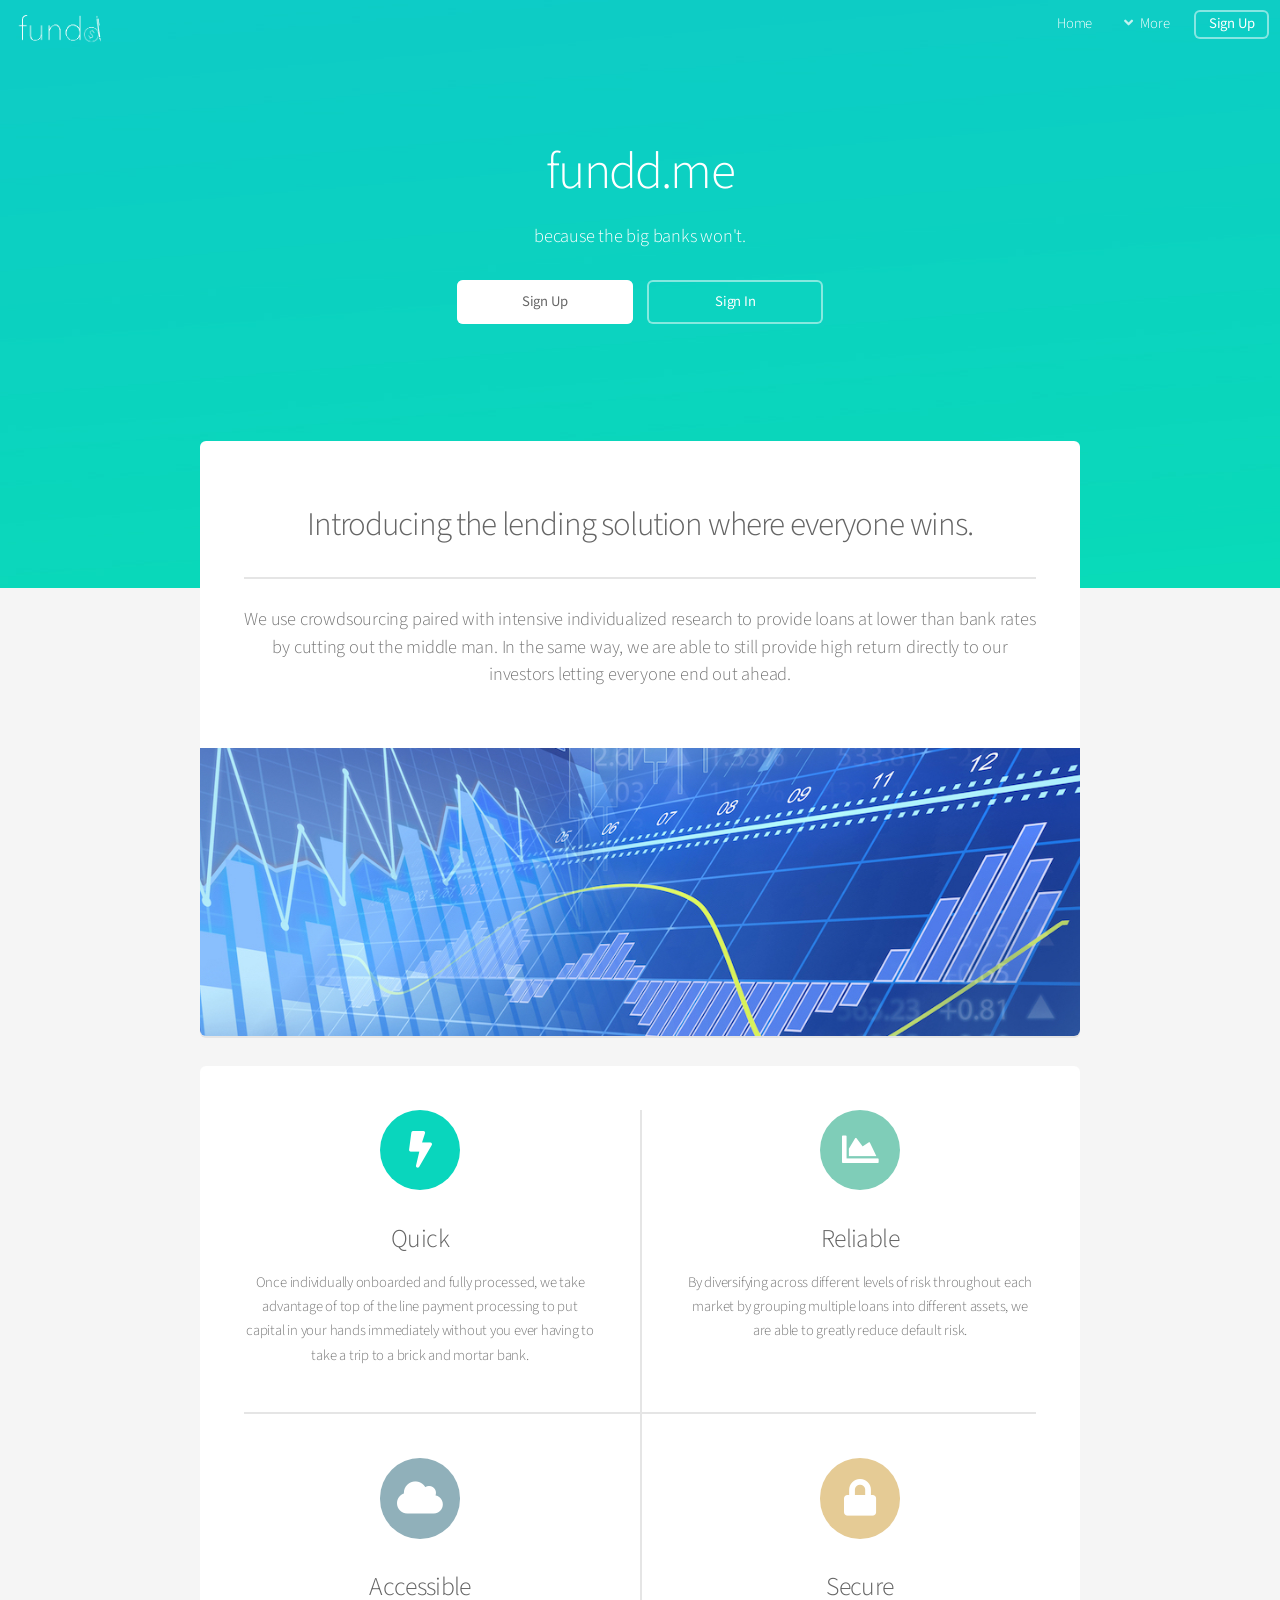
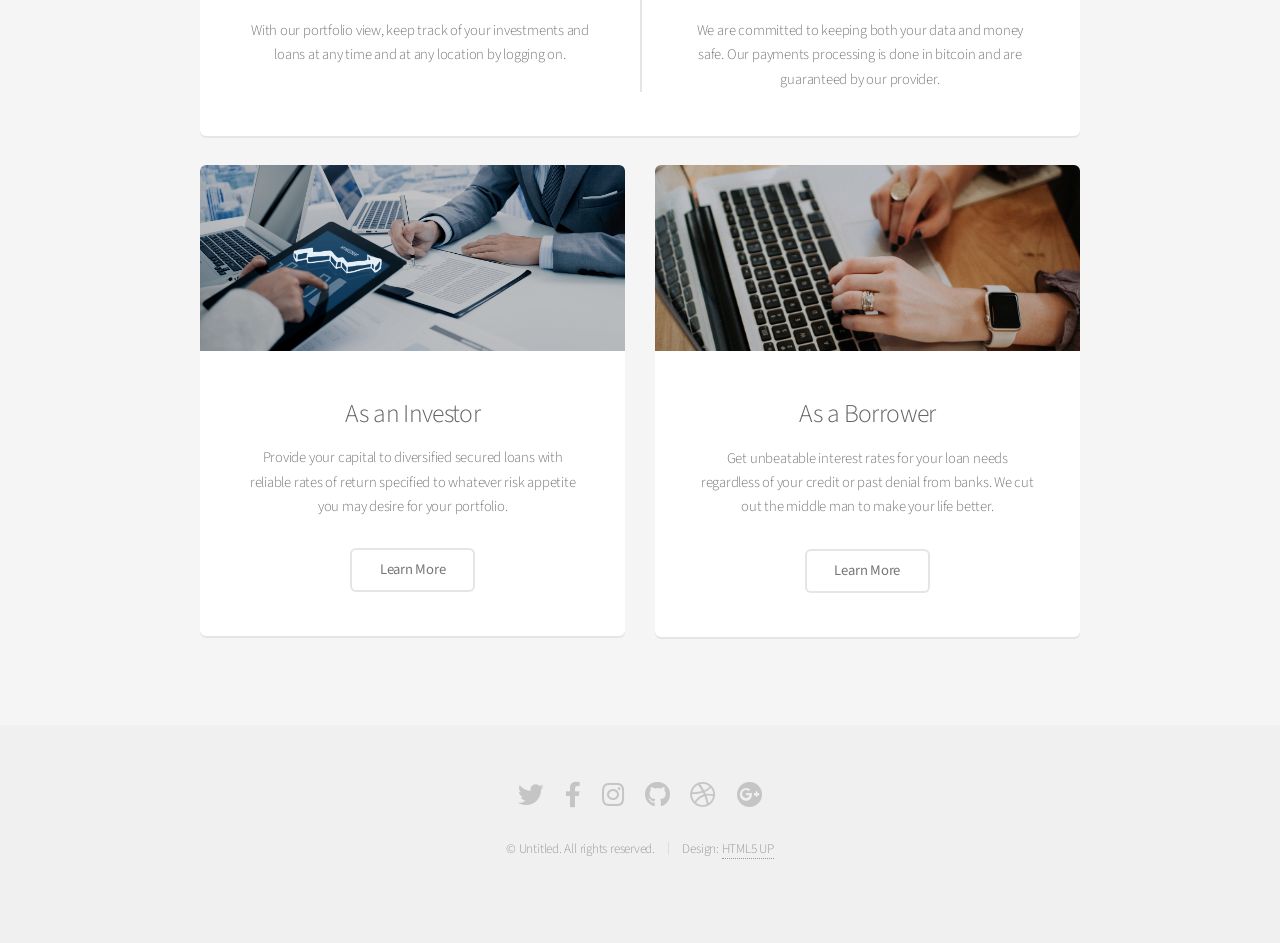
<file: index.html>
<!DOCTYPE HTML>
<!--
	Alpha by HTML5 UP
	html5up.net | @ajlkn
	Free for personal and commercial use under the CCA 3.0 license (html5up.net/license)
-->
<html>
	<head>
		<title>fundd</title>
		<meta charset="utf-8" />
		<meta name="viewport" content="width=device-width, initial-scale=1, user-scalable=no" />
		<link rel="stylesheet" href="assets/css/main.css" />
	</head>
	<body class="landing is-preload">
		<div id="page-wrapper">

			<!-- Header -->
				<header id="header" class="alt">
					<img src="images/logow2.png" height="125%"> 
					<nav id="nav">
						<ul>
							<li><a href="index.html">Home</a></li>
							<li>
								<a href="#" class="icon solid fa-angle-down">More</a>
								<ul>
									<li><a href="about.html">About</a></li>
									<li><a href="contact.html">Contact</a></li>
									<li><a href="buy.html">Invest</a></li>
								</ul>
							</li>
							<li><a href="signup.html" class="button">Sign Up</a></li>
						</ul>
					</nav>
				</header>

			<!-- Banner -->
				<section id="banner">
					<h2>fundd.me</h2>
					<p>because the big banks won't.</p>
					<ul class="actions special">
						<li><a href="signup.html" class="button primary">Sign Up</a></li>
						<li><a href="login.html" class="button">Sign In</a></li>
					</ul>
				</section>

			<!-- Main -->
				<section id="main" class="container">

					<section class="box special">
						<header class="major">
							<h2>Introducing the lending solution where everyone wins.</h2>
							<p>We use crowdsourcing paired with intensive individualized research to provide loans at lower than bank rates by cutting out the middle man. In the same way, we are able to still
								provide high return directly to our investors letting everyone end out ahead.</p>
						</header>
						<span class="image featured"><img src="images/pic0111.jpg" alt="" /></span>
					</section>

					<section class="box special features">
						<div class="features-row">
							<section>
								<span class="icon solid major fa-bolt accent2"></span>
								<h3>Quick</h3>
								<p>Once individually onboarded and fully processed, we take advantage of top of the line payment processing to put capital in your hands immediately without you ever having to take a trip 
									to a brick and mortar bank. 
								</p>
							</section>
							<section>
								<span class="icon solid major fa-chart-area accent3"></span>
								<h3>Reliable</h3>
								<p>By diversifying across different levels of risk throughout each market by grouping multiple loans into different assets, we are able to greatly reduce default risk.
								</p>
							</section>
						</div>
						<div class="features-row">
							<section>
								<span class="icon solid major fa-cloud accent4"></span>
								<h3>Accessible</h3>
								<p>With our portfolio view, keep track of your investments and loans at any time and at any location by logging on.</p>
							</section>
							<section>
								<span class="icon solid major fa-lock accent5"></span>
								<h3>Secure</h3>
								<p>We are committed to keeping both your data and money safe. Our payments processing is done in bitcoin and are guaranteed by our provider.</p>
							</section>
						</div>
					</section>

					<div class="row">
						<div class="col-6 col-12-narrower">

							<section class="box special">
								<span class="image featured"><img src="images/pic021.jpg" alt="" /></span>
								<h3>As an Investor</h3>
								<p>Provide your capital to diversified secured loans with reliable rates of return specified to whatever risk appetite you may desire for your portfolio.</p>
								<ul class="actions special">
									<li><a href="investor.html" class="button alt">Learn More</a></li>
								</ul>
							</section>

						</div>
						<div class="col-6 col-12-narrower">

							<section class="box special">
								<span class="image featured"><img src="images/pic031.jpg" alt="" /></span>
								<h3>As a Borrower</h3>
								<p>Get unbeatable interest rates for your loan needs regardless of your credit or past denial from banks. We cut out the middle man to make your life better.</p>
								<ul class="actions special">
									<li><a href="borrower.html" class="button alt">Learn More</a></li>
								</ul>
							</section>

						</div>
					</div>

				</section>

			<!-- Footer -->
				<footer id="footer">
					<ul class="icons">
						<li><a href="#" class="icon brands fa-twitter"><span class="label">Twitter</span></a></li>
						<li><a href="#" class="icon brands fa-facebook-f"><span class="label">Facebook</span></a></li>
						<li><a href="#" class="icon brands fa-instagram"><span class="label">Instagram</span></a></li>
						<li><a href="#" class="icon brands fa-github"><span class="label">Github</span></a></li>
						<li><a href="#" class="icon brands fa-dribbble"><span class="label">Dribbble</span></a></li>
						<li><a href="#" class="icon brands fa-google-plus"><span class="label">Google+</span></a></li>
					</ul>
					<ul class="copyright">
						<li>&copy; Untitled. All rights reserved.</li><li>Design: <a href="http://html5up.net">HTML5 UP</a></li>
					</ul>
				</footer>

		</div>

		<!-- Scripts -->
			<script src="assets/js/jquery.min.js"></script>
			<script src="assets/js/jquery.dropotron.min.js"></script>
			<script src="assets/js/jquery.scrollex.min.js"></script>
			<script src="assets/js/browser.min.js"></script>
			<script src="assets/js/breakpoints.min.js"></script>
			<script src="assets/js/util.js"></script>
			<script src="assets/js/main.js"></script>

	</body>
</html>
</file>
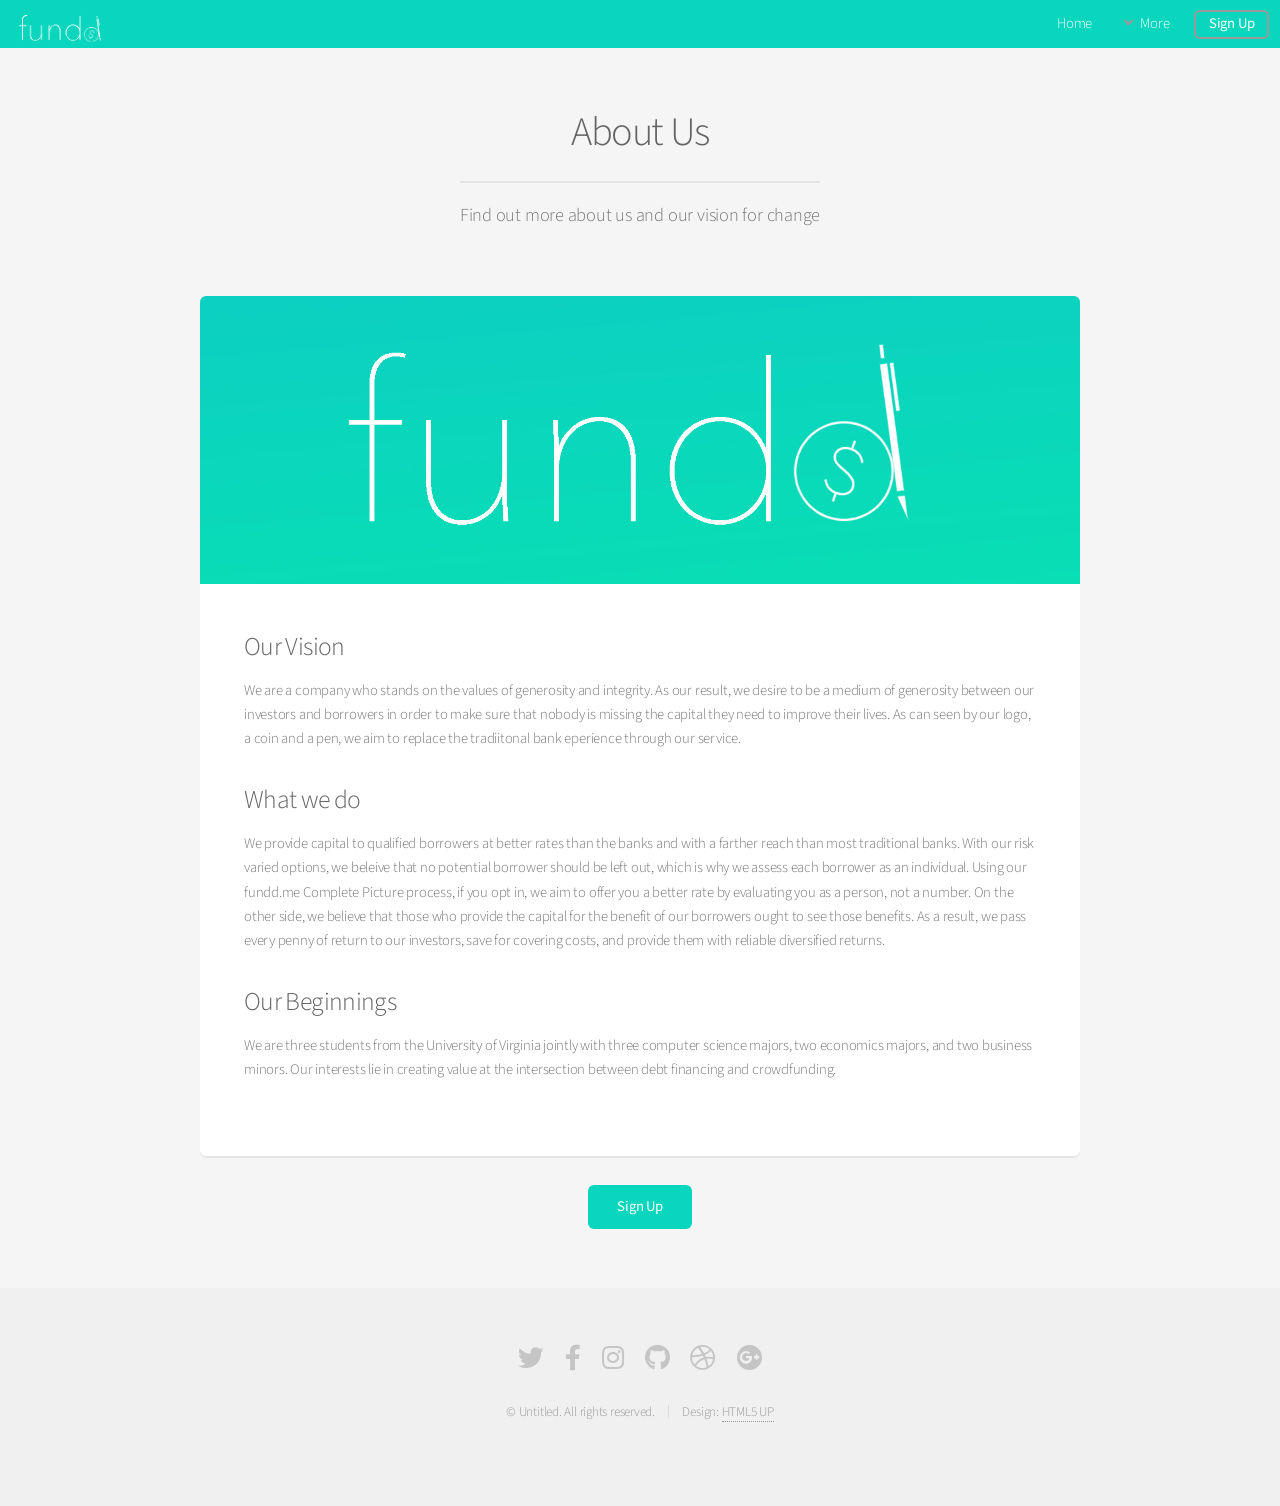
<file: about.html>
<!DOCTYPE HTML>
<!--
	Alpha by HTML5 UP
	html5up.net | @ajlkn
	Free for personal and commercial use under the CCA 3.0 license (html5up.net/license)
-->
<html>
	<head>
		<title>About Us - fundd</title>
		<meta charset="utf-8" />
		<meta name="viewport" content="width=device-width, initial-scale=1, user-scalable=no" />
		<link rel="stylesheet" href="assets/css/main.css" />
	</head>
	<body class="is-preload">
		<div id="page-wrapper">

			<!-- Header -->
				<header id="header">
					<img src="images/logow2.png" height="125%"> 
					<nav id="nav">
						<ul>
							<li><a href="index.html">Home</a></li>
							<li>
								<a href="#" class="icon solid fa-angle-down">More</a>
								<ul>
									<li><a href="about.html">About</a></li>
									<li><a href="contact.html">Contact</a></li>
								</ul>
							</li>
							<li><a href="signup.html" class="button">Sign Up</a></li>
						</ul>
					</nav>
				</header>

			<!-- Main -->
				<section id="main" class="container">
					<header>
						<h2>About Us</h2>
						<p>Find out more about us and our vision for change</p>
					</header>
					<div class="box">
						<span class="image featured"><img src="images/about.jpg" alt="" /></span>
						<h3>Our Vision</h3>
						<p>We are a company who stands on the values of generosity and integrity. As our result, we desire to be a medium of generosity between our investors and borrowers in order to make sure that nobody is missing the capital they need to improve their lives. As can seen by our logo, a coin and a pen, we aim to replace the tradiitonal bank eperience through our service.</p>
						<div class="row">
							<div class="row-6 row-12-mobilep">
								<h3>What we do</h3>
								<p>We provide capital to qualified borrowers at better rates than the banks and with a farther reach than most traditional banks. With our risk varied options, we beleive that no potential borrower should be left out, which is why we assess each borrower as an individual. Using our fundd.me Complete Picture process, if you opt in, we aim to offer you a better rate by evaluating you as a person, not a number. 
									On the other side, we believe that those who provide the capital for the benefit of our borrowers ought to see those benefits. As a result, we pass every penny of return to our investors, save for covering costs, and provide them with reliable diversified returns.</p>
							</div>
							<div class="row-6 row-12-mobilep">
								<h3>Our Beginnings</h3>
								<p>We are three students from the University of Virginia jointly with three computer science majors, two economics majors, and two business minors. Our interests lie in creating value at the intersection between debt financing and crowdfunding.</p>
							</div>
						</div>
					</div>
					<div>
							<center><a href="signup.html" class="button primary"> Sign Up</a></center>
					</div>
				</section>
				

			<!-- Footer -->
				<footer id="footer">
					<ul class="icons">
						<li><a href="#" class="icon brands fa-twitter"><span class="label">Twitter</span></a></li>
						<li><a href="#" class="icon brands fa-facebook-f"><span class="label">Facebook</span></a></li>
						<li><a href="#" class="icon brands fa-instagram"><span class="label">Instagram</span></a></li>
						<li><a href="#" class="icon brands fa-github"><span class="label">Github</span></a></li>
						<li><a href="#" class="icon brands fa-dribbble"><span class="label">Dribbble</span></a></li>
						<li><a href="#" class="icon brands fa-google-plus"><span class="label">Google+</span></a></li>
					</ul>
					<ul class="copyright">
						<li>&copy; Untitled. All rights reserved.</li><li>Design: <a href="http://html5up.net">HTML5 UP</a></li>
					</ul>
				</footer>

		</div>

		<!-- Scripts -->
			<script src="assets/js/jquery.min.js"></script>
			<script src="assets/js/jquery.dropotron.min.js"></script>
			<script src="assets/js/jquery.scrollex.min.js"></script>
			<script src="assets/js/browser.min.js"></script>
			<script src="assets/js/breakpoints.min.js"></script>
			<script src="assets/js/util.js"></script>
			<script src="assets/js/main.js"></script>

	</body>
</html>
</file>
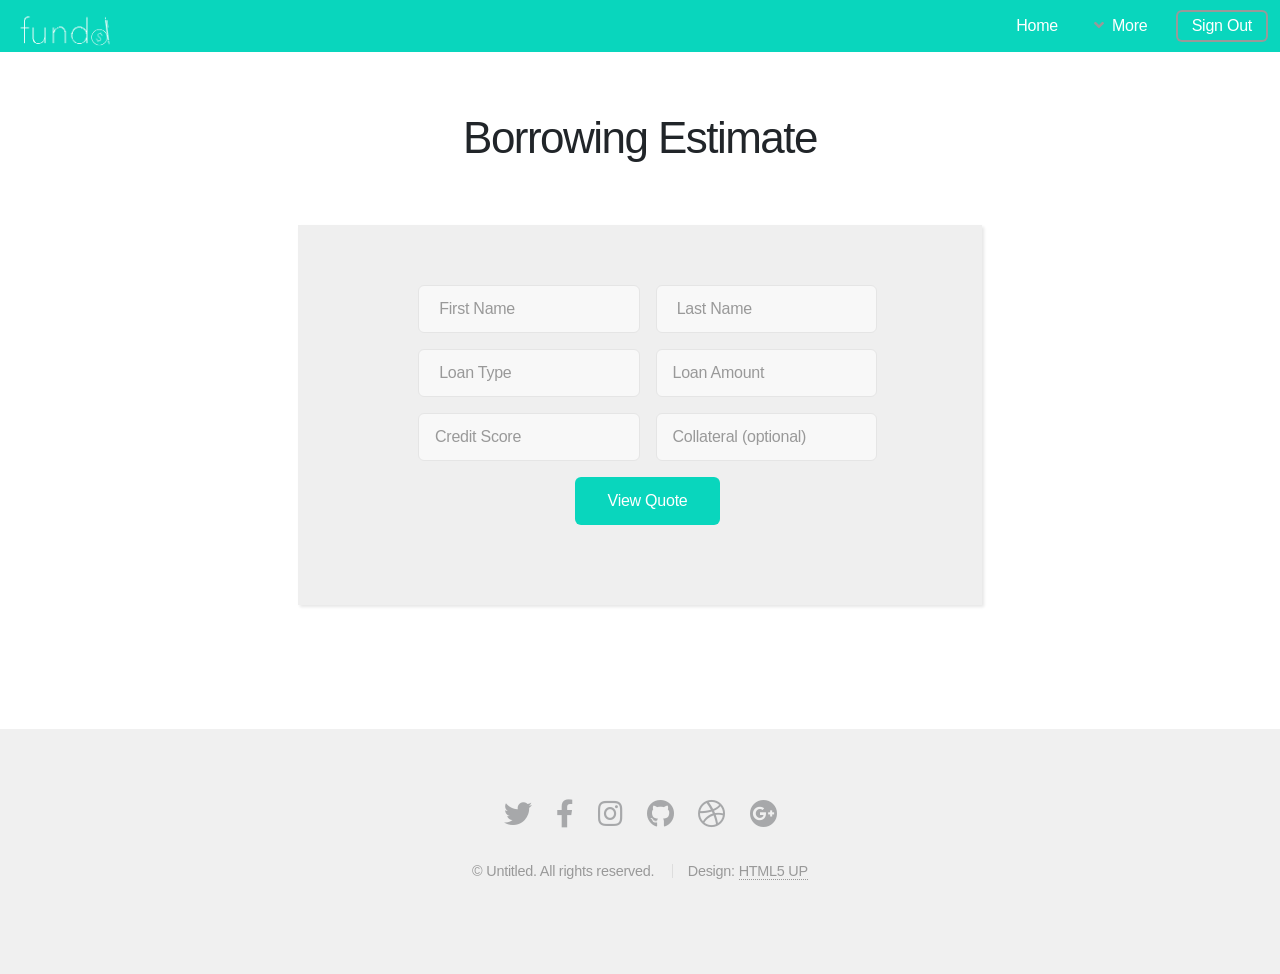
<file: borrow.html>
﻿<!DOCTYPE HTML>
<html>
<head>
	<title>Borrow - fundd</title>
	<meta charset="utf-8" />
	<meta name="viewport" content="width=device-width, initial-scale=1, user-scalable=no" />
	<link rel="stylesheet" href="assets/css/signup.css" />
</head>
<body class="is-preload">
    <div id="page-wrapper">

        <!-- Header -->
        <header id="header">
            <img src="images/logow2.png" height="125%">
            <nav id="nav">
                <ul>
                    <li><a href="index.html">Home</a></li>
                    <li>
                        <a href="#" class="icon solid fa-angle-down">More</a>
                        <ul>
                            <li><a href="about.html">About</a></li>
                            <li><a href="contact.html">Contact</a></li>
                        </ul>
                    </li>
                    <li><a href="logout.php" class="button">Sign Out</a></li>
                </ul>
            </nav>
        </header>

        <!-- Main -->

        <link href="//maxcdn.bootstrapcdn.com/bootstrap/4.1.1/css/bootstrap.min.css" rel="stylesheet" id="bootstrap-css">
        <script src="//maxcdn.bootstrapcdn.com/bootstrap/4.1.1/js/bootstrap.min.js"></script>
        <script src="//cdnjs.cloudflare.com/ajax/libs/jquery/3.2.1/jquery.min.js"></script>
        <!------ Include the above in your HEAD tag ---------->


        <section id="main" class="container">
            <header>
                <h2>Borrowing Estimate</h2>
            </header>
            <form method="POST" action="calc.php">
                <input type="hidden" name="action" value="register" />
                <div class="row gtr-50 gtr-uniform">
                    <div class="col-6 col-12-mobilep">
                        <input type="text" name="firstname" pattern="[a-zA-Z]+" title="First name should only contain letters e.g. John" id="firstname" value="" placeholder=" First Name" required/>
                    </div>
                    <div class="col-6 col-12-mobilep">
                        <input type="text" name="lastname" pattern="[a-zA-Z]+" title="Last name should only contain letters e.g. Smith" id="lastname" value="" placeholder=" Last Name" required/>
                    </div>
                    <div class="col-6 col-12-mobilep">
                        <input type="text" name="loantype" pattern="[a-zA-Z]+" title="Loan type should only contain letters e.g. Smith" id="loantype" value="" placeholder=" Loan Type" required/>
                    </div>
                    <div class="col-6 col-12-mobilep">
                        <input type="text" name="loanamount" pattern="[0-9]+" title="Loan amount should be in dollars." id="loanamount" value="" placeholder="Loan Amount"/>
                    </div>
                    <div class="col-6 col-12-mobilep">
                        <input type="text" name="creditscore" pattern="[0-9]+" title="Credit score should be between 300 and 850." id="creditscore" value="" placeholder="Credit Score" min='300' max= '850'/>
                    </div>
                    <div class="col-6 col-12-mobilep">
                        <input type="text" name="collateral" pattern="[0-9]+" title="Collateral value should be in dollars." id="collateral" value="" placeholder="Collateral (optional)"/>
                    </div>
                    <div class="col-12">
                        <ul class="actions special">
                            <li><input type="Submit" value="View Quote" /></li>
                        </ul>
                    </div>
                </div>
            </form>
        </section>
        <!-- Footer -->
        <footer id="footer">
            <ul class="icons">
                <li><a href="#" class="icon brands fa-twitter"><span class="label">Twitter</span></a></li>
                <li><a href="#" class="icon brands fa-facebook-f"><span class="label">Facebook</span></a></li>
                <li><a href="#" class="icon brands fa-instagram"><span class="label">Instagram</span></a></li>
                <li><a href="#" class="icon brands fa-github"><span class="label">Github</span></a></li>
                <li><a href="#" class="icon brands fa-dribbble"><span class="label">Dribbble</span></a></li>
                <li><a href="#" class="icon brands fa-google-plus"><span class="label">Google+</span></a></li>
            </ul>
            <ul class="copyright">
                <li>&copy; Untitled. All rights reserved.</li>
                <li>Design: <a href="http://html5up.net">HTML5 UP</a></li>
            </ul>
        </footer>

    </div>

<!-- Scripts -->
<script src="assets/js/jquery.min.js"></script>
<script src="assets/js/jquery.dropotron.min.js"></script>
<script src="assets/js/jquery.scrollex.min.js"></script>
<script src="assets/js/browser.min.js"></script>
<script src="assets/js/breakpoints.min.js"></script>
<script src="assets/js/util.js"></script>
<script src="assets/js/main.js"></script>

</body>
</html>
</file>
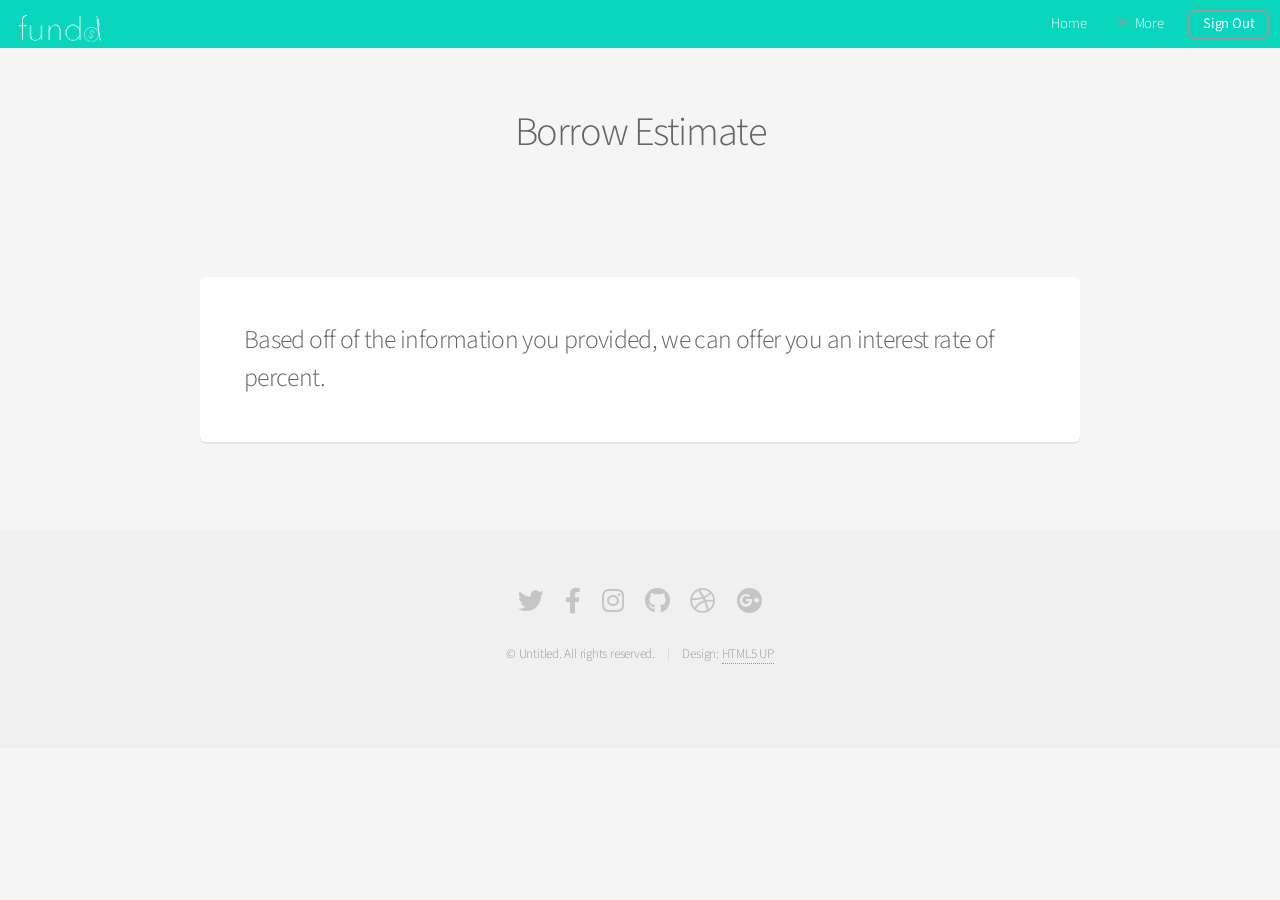
<file: borrow_estimate.html>
<!DOCTYPE HTML>
<html>
<head>
	<title>Borrow Estimate - fundd</title>
	<meta charset="utf-8" />
	<meta name="viewport" content="width=device-width, initial-scale=1, user-scalable=no" />
	<link rel="stylesheet" href="assets/css/main.css" />
</head>
<body class="is-preload">
    <div id="page-wrapper">

        <!-- Header -->
        <header id="header">
            <img src="images/logow2.png" height="125%">
            <nav id="nav">
                <ul>
                    <li><a href="index.html">Home</a></li>
                    <li>
                        <a href="#" class="icon solid fa-angle-down">More</a>
                        <ul>
							<li><a href="member_home.php">Home</a></li>
                            <li><a href="about.html">About</a></li>
                            <li><a href="contact.html">Contact</a></li>
                        </ul>
                    </li>
                    <li><a href="logout.php" class="button">Sign Out</a></li>
                </ul>
            </nav>
        </header>

			<!-- Main -->
				<section id="main" class="container">
					<header>
						<h2>Borrow Estimate</h2>
						<p></p>
					</header>
					<div class="box">
						<h3>Based off of the information you provided, we can offer you an interest rate of <?php echo $creditscore; ?> percent.</h3>
					</div>
				</section>

			<!-- Footer -->
				<footer id="footer">
					<ul class="icons">
						<li><a href="#" class="icon brands fa-twitter"><span class="label">Twitter</span></a></li>
						<li><a href="#" class="icon brands fa-facebook-f"><span class="label">Facebook</span></a></li>
						<li><a href="#" class="icon brands fa-instagram"><span class="label">Instagram</span></a></li>
						<li><a href="#" class="icon brands fa-github"><span class="label">Github</span></a></li>
						<li><a href="#" class="icon brands fa-dribbble"><span class="label">Dribbble</span></a></li>
						<li><a href="#" class="icon brands fa-google-plus"><span class="label">Google+</span></a></li>
					</ul>
					<ul class="copyright">
						<li>&copy; Untitled. All rights reserved.</li><li>Design: <a href="http://html5up.net">HTML5 UP</a></li>
					</ul>
				</footer>

		</div>

		<!-- Scripts -->
			<script src="assets/js/jquery.min.js"></script>
			<script src="assets/js/jquery.dropotron.min.js"></script>
			<script src="assets/js/jquery.scrollex.min.js"></script>
			<script src="assets/js/browser.min.js"></script>
			<script src="assets/js/breakpoints.min.js"></script>
			<script src="assets/js/util.js"></script>
			<script src="assets/js/main.js"></script>

	</body>
</html>
</file>
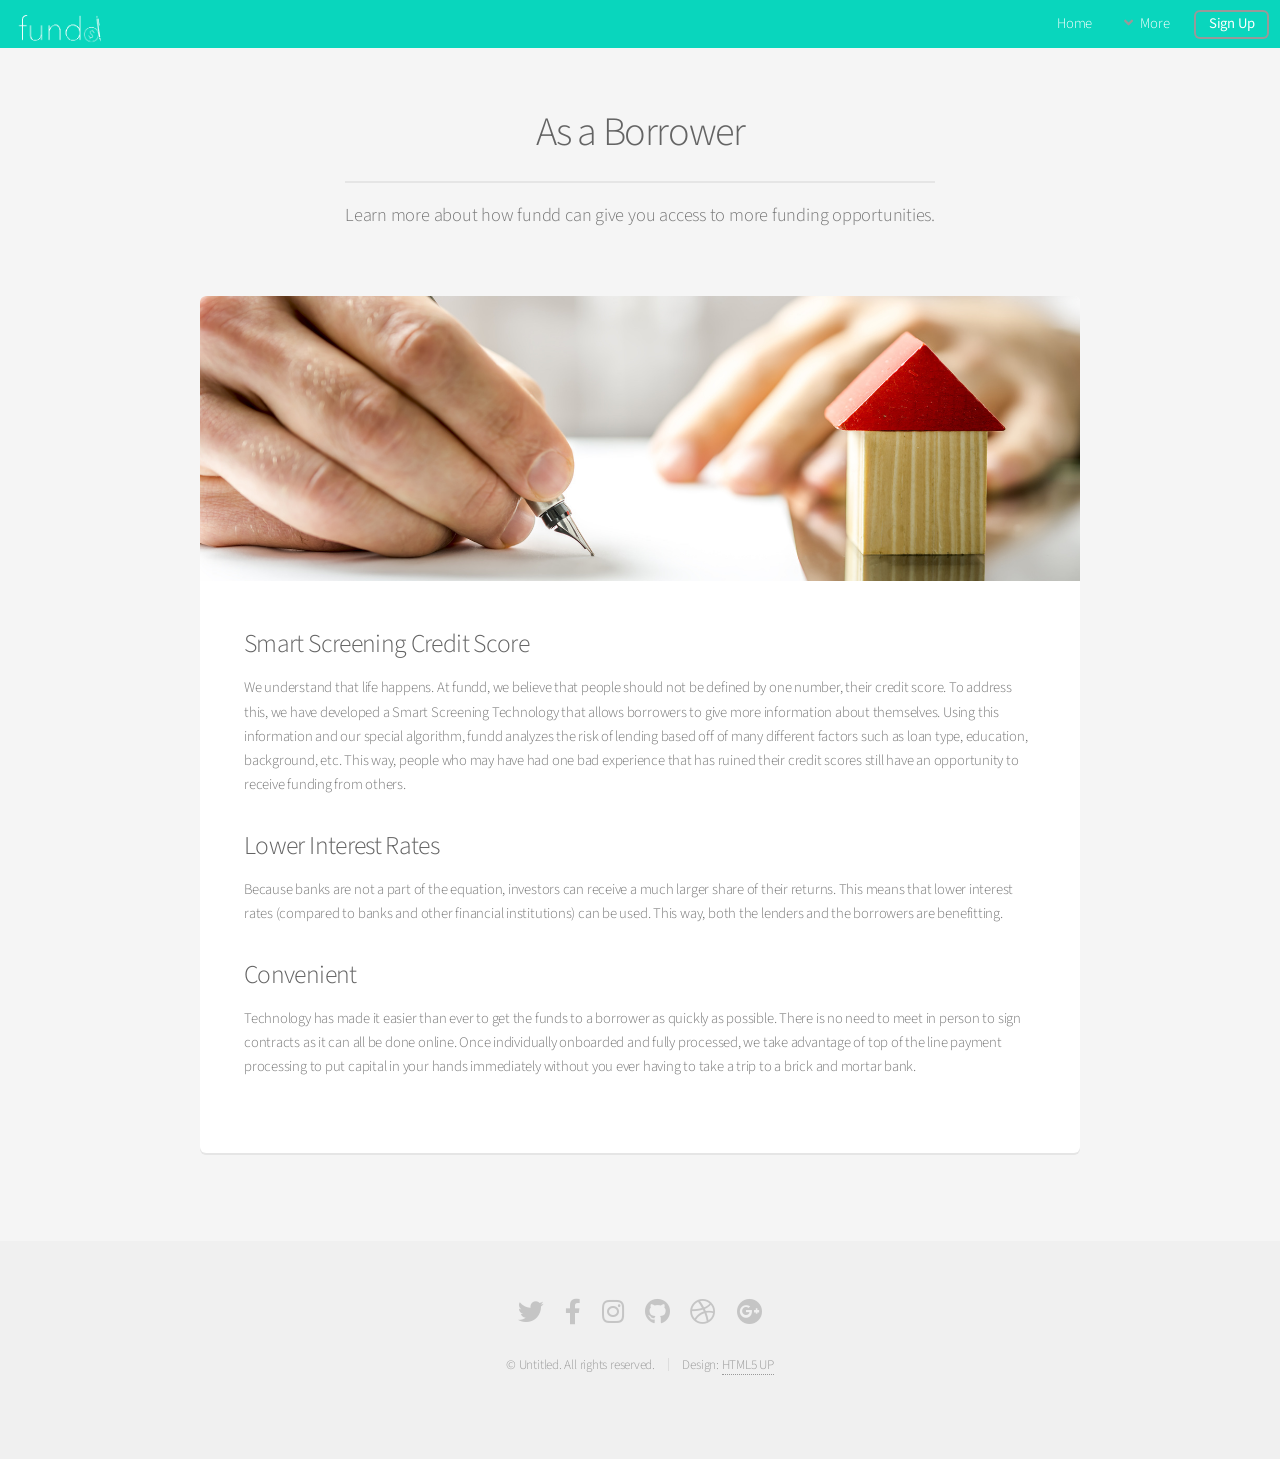
<file: borrower.html>
<!DOCTYPE HTML>
<!--
	Alpha by HTML5 UP
	html5up.net | @ajlkn
	Free for personal and commercial use under the CCA 3.0 license (html5up.net/license)
-->
<html>
	<head>
		<title>As a Borrower - fundd</title>
		<meta charset="utf-8" />
		<meta name="viewport" content="width=device-width, initial-scale=1, user-scalable=no" />
		<link rel="stylesheet" href="assets/css/main.css" />
	</head>
	<body class="is-preload">
		<div id="page-wrapper">

			<!-- Header -->
			<header id="header">
				<img src="images/logow2.png" height="125%"> 
				<nav id="nav">
					<ul>
						<li><a href="index.html">Home</a></li>
						<li>
							<a href="#" class="icon solid fa-angle-down">More</a>
							<ul>
								<li><a href="about.html">About</a></li>
								<li><a href="contact.html">Contact</a></li>
							</ul>
						</li>
						<li><a href="signup.html" class="button">Sign Up</a></li>
					</ul>
				</nav>
			</header>

			<!-- Main -->
				<section id="main" class="container">
					<header>
						<h2>As a Borrower</h2>
						<p>Learn more about how fundd can give you access to more funding opportunities.</p>
					</header>
					<div class="box">
						<span class="image featured"><img src="images/borrowing.jpg" alt="" /></span>
						<h3>Smart Screening Credit Score</h3>
						<p>We understand that life happens. At fundd, we believe that people should not be defined by one number, their credit score. To address this, we have developed a Smart Screening Technology that allows borrowers to give more information about themselves. Using this information and our special algorithm, fundd analyzes the risk of lending based off of many different factors such as loan type, education, background, etc. This way, people who may have had one bad experience that has ruined their credit scores still have an opportunity to receive funding from others. </p>
						<div class="row">
							<div class="row-6 row-12-mobilep">
								<h3>Lower Interest Rates</h3>
								<p>Because banks are not a part of the equation, investors can receive a much larger share of their returns. This means that lower interest rates (compared to banks and other financial institutions) can be used. This way, both the lenders and the borrowers are benefitting.</p>
							</div>
							<div class="row-6 row-12-mobilep">
								<h3>Convenient</h3>
								<p>Technology has made it easier than ever to get the funds to a borrower as quickly as possible. There is no need to meet in person to sign contracts as it can all be done online. Once individually onboarded and fully processed, we take advantage of top of the line payment processing to put capital in your hands immediately without you ever having to take a trip to a brick and mortar bank.</p>
							</div>
						</div>
					</div>
				</section>

			<!-- Footer -->
				<footer id="footer">
					<ul class="icons">
						<li><a href="#" class="icon brands fa-twitter"><span class="label">Twitter</span></a></li>
						<li><a href="#" class="icon brands fa-facebook-f"><span class="label">Facebook</span></a></li>
						<li><a href="#" class="icon brands fa-instagram"><span class="label">Instagram</span></a></li>
						<li><a href="#" class="icon brands fa-github"><span class="label">Github</span></a></li>
						<li><a href="#" class="icon brands fa-dribbble"><span class="label">Dribbble</span></a></li>
						<li><a href="#" class="icon brands fa-google-plus"><span class="label">Google+</span></a></li>
					</ul>
					<ul class="copyright">
						<li>&copy; Untitled. All rights reserved.</li><li>Design: <a href="http://html5up.net">HTML5 UP</a></li>
					</ul>
				</footer>

		</div>

		<!-- Scripts -->
			<script src="assets/js/jquery.min.js"></script>
			<script src="assets/js/jquery.dropotron.min.js"></script>
			<script src="assets/js/jquery.scrollex.min.js"></script>
			<script src="assets/js/browser.min.js"></script>
			<script src="assets/js/breakpoints.min.js"></script>
			<script src="assets/js/util.js"></script>
			<script src="assets/js/main.js"></script>

	</body>
</html>
</file>
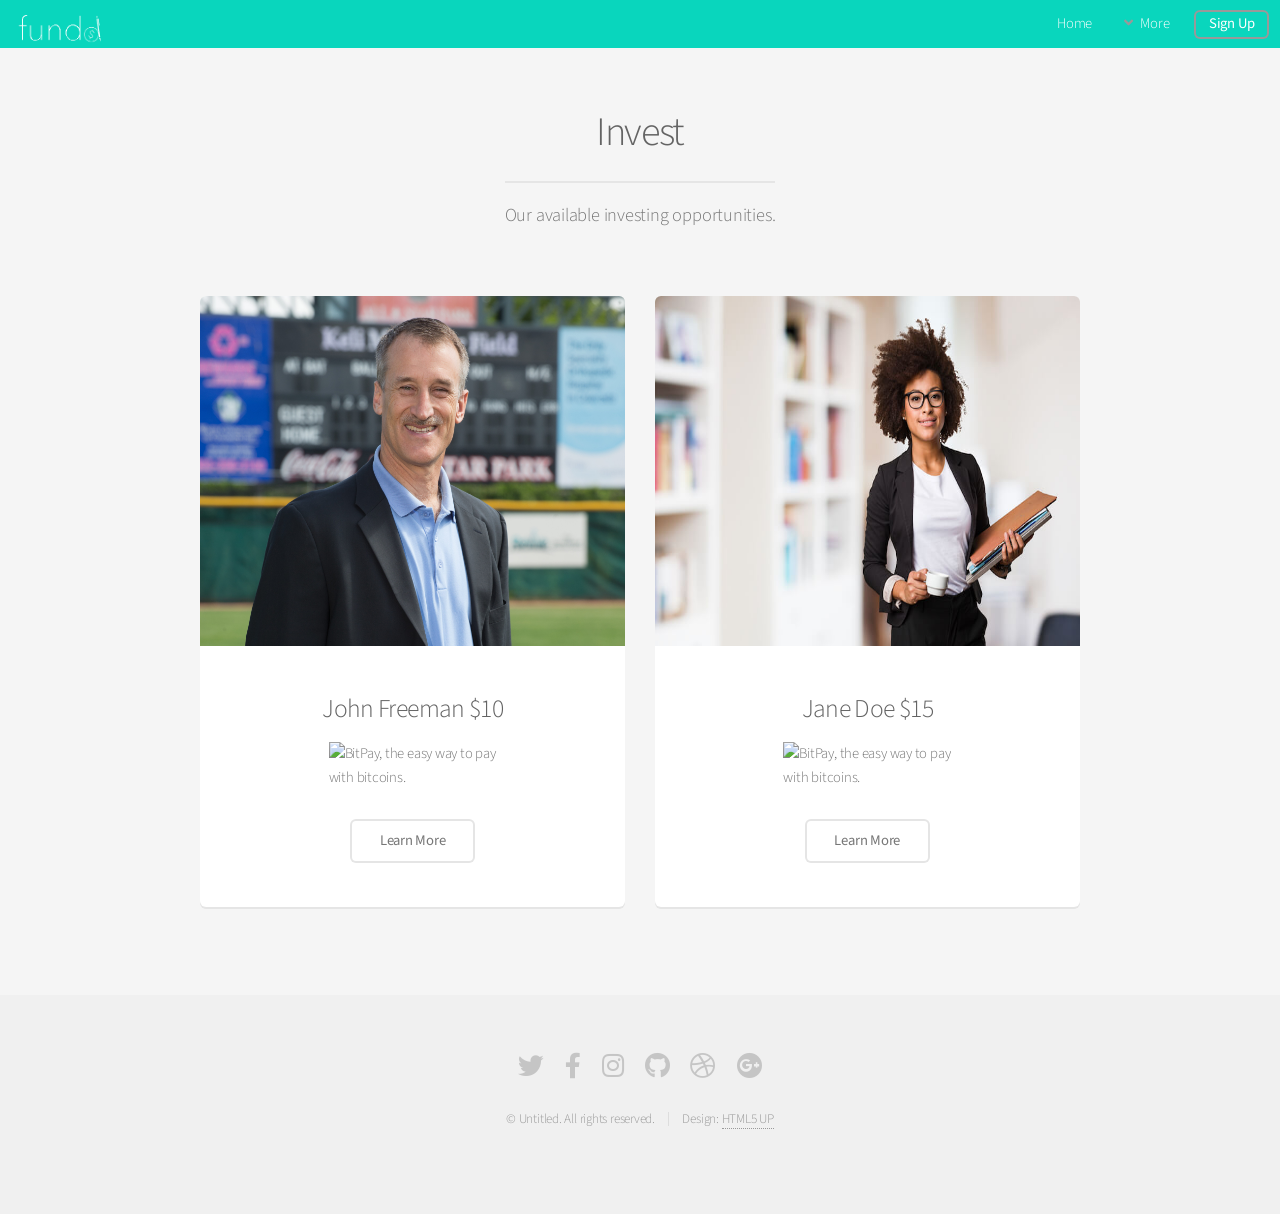
<file: buy.html>
<!DOCTYPE HTML>
<html>
<head>
	<title>Invest - fundd</title>
	<meta charset="utf-8" />
	<meta name="viewport" content="width=device-width, initial-scale=1, user-scalable=no" />
	<link rel="stylesheet" href="assets/css/main.css" />
</head>
<body class="is-preload">
    <div id="page-wrapper">

        <!-- Header -->
        <header id="header">
            <img src="images/logow2.png" height="125%">
            <nav id="nav">
                <ul>
                    <li><a href="index.html">Home</a></li>
                    <li>
                        <a href="#" class="icon solid fa-angle-down">More</a>
                        <ul>
                            <li><a href="about.html">About Us</a></li>
                            <li><a href="contact.html">Contact</a></li>
                        </ul>
                    </li>
                    <li><a href="#" class="button">Sign Up</a></li>
                </ul>
            </nav>
        </header>

			<!-- Main -->
				<section id="main" class="container">
					<header>
						<h2>Invest</h2>
						<p>Our available investing opportunities.</p>
					</header>
						<!-- <h3>John Freeman - $10</h3>
						<p>Click here to find out more about investing in John.</p>
                        <form action="https://test.bitpay.com/checkout" method="post">
                            <input type="hidden" name="action" value="checkout" />
                            <input type="hidden" name="posData" value="" />
                            <input type="hidden" name="data" value="qbAfM+webtfbPR6Y7T0S7Vv/43J9mXh5y4Rr9QO677BRYXpJpCGKrt7MAX+d4Ke9SQ8VlLPYwpPawFAQ8kMfMNhSGcGdNHwmBltbXDKSVX+3tgumwnkKehVkNr0jX1nlO16vqkJbeYqSqVl/IX6QoQ==" />
                            <input type="image" src="https://test.bitpay.com/cdn/en_US/bp-btn-pay-currencies.svg" name="submit" style="width: 168px" alt="BitPay, the easy way to pay with bitcoins.">
                          </form>
                        <div class="row">
							<div class="row-6 row-12-mobilep">
								<h3>Jane Doe - $15</h3>
								<p>Click here to find out more about investing in Jane.</p>
                                <form action="https://test.bitpay.com/checkout" method="post">
                                    <input type="hidden" name="action" value="checkout" />
                                    <input type="hidden" name="posData" value="" />
                                    <input type="hidden" name="data" value="qbAfM+webtfbPR6Y7T0S7Vv/43J9mXh5y4Rr9QO677BRYXpJpCGKrt7MAX+d4Ke90Wc/uyonmhvkuPQ83AA7U1W39T5hObTRWLEmvS7lG79qaiKSB++mO3bpZPiYMCc8RGJIr6v+vXHxT2VbjPoM5g==" />
                                    <input type="image" src="https://test.bitpay.com/cdn/en_US/bp-btn-pay-currencies.svg" name="submit" style="width: 168px" alt="BitPay, the easy way to pay with bitcoins.">
                                  </form>
                            </div>
						</div>
                    </div> -->
                    
                    <div class="row">
						<div class="col-6 col-12-narrower">

							<section class="box special">
								<span class="image featured"><img src="images/john.jpg" height="350" width="150" alt="" /></span>
								<h3>John Freeman $10</h3>
                                <form action="https://test.bitpay.com/checkout" method="post">
                                    <input type="hidden" name="action" value="checkout" />
                                    <input type="hidden" name="posData" value="" />
                                    <input type="hidden" name="data" value="qbAfM+webtfbPR6Y7T0S7Vv/43J9mXh5y4Rr9QO677BRYXpJpCGKrt7MAX+d4Ke9SQ8VlLPYwpPawFAQ8kMfMNhSGcGdNHwmBltbXDKSVX+3tgumwnkKehVkNr0jX1nl5OYfh70e8Qn8fB/QJ371+JmIQaJlr6xUZrxghexuuutGEVKKam3i+YgM+34L8zu1VduhGZxqifAF54rKz1WIPQ==" />
                                    <input type="image" src="https://test.bitpay.com/cdn/en_US/bp-btn-pay-currencies.svg" name="submit" style="width: 168px" alt="BitPay, the easy way to pay with bitcoins.">
                                  </form>								<ul class="actions special">
									<li><a href="buy.html" class="button alt">Learn More</a></li>
								</ul>
							</section>

						</div>
						<div class="col-6 col-12-narrower">

							<section class="box special">
								<span class="image featured"><img src="images/jane.jpg"  height="350" width="150" alt="" /></span>
								<h3>Jane Doe $15</h3>
                                <form action="https://test.bitpay.com/checkout" method="post">
                                    <input type="hidden" name="action" value="checkout" />
                                    <input type="hidden" name="posData" value="" />
                                    <input type="hidden" name="data" value="qbAfM+webtfbPR6Y7T0S7Vv/43J9mXh5y4Rr9QO677BRYXpJpCGKrt7MAX+d4Ke90Wc/uyonmhvkuPQ83AA7U1W39T5hObTRWLEmvS7lG79qaiKSB++mO3bpZPiYMCc8SXpEn1mDg26Qs12l6BlTDYqV1Ya1fur368KwHVnJ8n6L+d40VJWU2EPPf3wqnwqusTeKPuMnObYYQlB0hcVFKw==" />
                                    <input type="image" src="https://test.bitpay.com/cdn/en_US/bp-btn-pay-currencies.svg" name="submit" style="width: 168px" alt="BitPay, the easy way to pay with bitcoins.">
                                  </form>								<ul class="actions special">
									<li><a href="buy.html" class="button alt">Learn More</a></li>
								</ul>
							</section>

						</div>
					</div>                    
				</section>

			<!-- Footer -->
				<footer id="footer">
					<ul class="icons">
						<li><a href="#" class="icon brands fa-twitter"><span class="label">Twitter</span></a></li>
						<li><a href="#" class="icon brands fa-facebook-f"><span class="label">Facebook</span></a></li>
						<li><a href="#" class="icon brands fa-instagram"><span class="label">Instagram</span></a></li>
						<li><a href="#" class="icon brands fa-github"><span class="label">Github</span></a></li>
						<li><a href="#" class="icon brands fa-dribbble"><span class="label">Dribbble</span></a></li>
						<li><a href="#" class="icon brands fa-google-plus"><span class="label">Google+</span></a></li>
					</ul>
					<ul class="copyright">
						<li>&copy; Untitled. All rights reserved.</li><li>Design: <a href="http://html5up.net">HTML5 UP</a></li>
					</ul>
				</footer>

		</div>

		<!-- Scripts -->
			<script src="assets/js/jquery.min.js"></script>
			<script src="assets/js/jquery.dropotron.min.js"></script>
			<script src="assets/js/jquery.scrollex.min.js"></script>
			<script src="assets/js/browser.min.js"></script>
			<script src="assets/js/breakpoints.min.js"></script>
			<script src="assets/js/util.js"></script>
			<script src="assets/js/main.js"></script>

	</body>
</html>
</file>
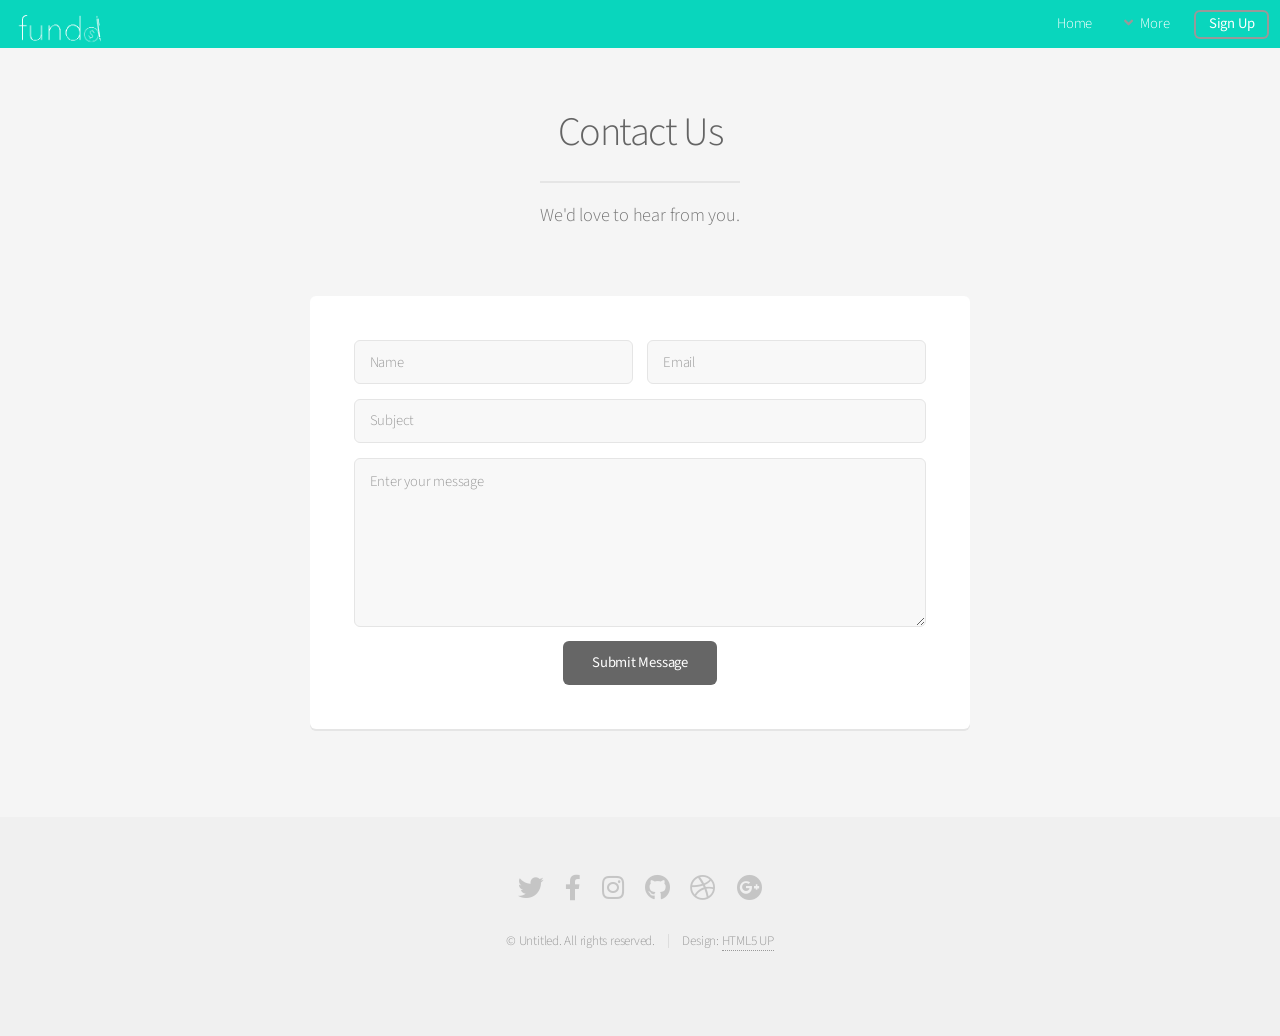
<file: contact.html>
<!DOCTYPE HTML>
<!--
	Alpha by HTML5 UP
	html5up.net | @ajlkn
	Free for personal and commercial use under the CCA 3.0 license (html5up.net/license)
-->
<html>
<head>
	<title>Contact Us - fundd</title>
	<meta charset="utf-8" />
	<meta name="viewport" content="width=device-width, initial-scale=1, user-scalable=no" />
	<link rel="stylesheet" href="assets/css/main.css" />
</head>
<body class="is-preload">
<div id="page-wrapper">

	<!-- Header -->
	<header id="header">
		<img src="images/logow2.png" height="125%">
		<nav id="nav">
			<ul>
				<li><a href="index.html">Home</a></li>
				<li>
					<a href="#" class="icon solid fa-angle-down">More</a>
					<ul>
						<li><a href="about.html">About</a></li>
						<li><a href="contact.html">Contact</a></li>
					</ul>
				</li>
				<li><a href="signup.html" class="button">Sign Up</a></li>
			</ul>
		</nav>
	</header>

	<!-- Main -->
	<section id="main" class="container medium">
		<header>
			<h2>Contact Us</h2>
			<p>We'd love to hear from you.</p>
		</header>
		<div class="box">
			<form method="POST" action="mail.php">
				<div class="row gtr-50 gtr-uniform">
					<div class="col-6 col-12-mobilep">
						<input type="text" name="name" pattern="^[A-Za-z\s]{1,}[\.]{0,1}[A-Za-z\s]{0,}$" id="name" value="" placeholder="Name" />
					</div>
					<div class="col-6 col-12-mobilep">
						<input type="email" name="email" id="email" pattern="[a-zA-Z0-9_.+]+@[a-zA-Z0-9-]+[.][a-zA-Z]+" value="" placeholder="Email" />
					</div>
					<div class="col-12">
						<input type="text" name="subject" id="subject" value="" placeholder="Subject" />
					</div>
					<div class="col-12">
						<textarea name="message" id="message" placeholder="Enter your message" rows="6"></textarea>
					</div>
					<div class="col-12">
						<ul class="actions special">
							<li><input type="submit" value="Submit Message"></li>
						</ul>
					</div>
				</div>
			</form>
		</div>
	</section>

	<!-- Footer -->
	<footer id="footer">
		<ul class="icons">
			<li><a href="#" class="icon brands fa-twitter"><span class="label">Twitter</span></a></li>
			<li><a href="#" class="icon brands fa-facebook-f"><span class="label">Facebook</span></a></li>
			<li><a href="#" class="icon brands fa-instagram"><span class="label">Instagram</span></a></li>
			<li><a href="#" class="icon brands fa-github"><span class="label">Github</span></a></li>
			<li><a href="#" class="icon brands fa-dribbble"><span class="label">Dribbble</span></a></li>
			<li><a href="#" class="icon brands fa-google-plus"><span class="label">Google+</span></a></li>
		</ul>
		<ul class="copyright">
			<li>&copy; Untitled. All rights reserved.</li><li>Design: <a href="http://html5up.net">HTML5 UP</a></li>
		</ul>
	</footer>

</div>

<!-- Scripts -->
<script src="assets/js/jquery.min.js"></script>
<script src="assets/js/jquery.dropotron.min.js"></script>
<script src="assets/js/jquery.scrollex.min.js"></script>
<script src="assets/js/browser.min.js"></script>
<script src="assets/js/breakpoints.min.js"></script>
<script src="assets/js/util.js"></script>
<script src="assets/js/main.js"></script>

</body>
</html>
</file>
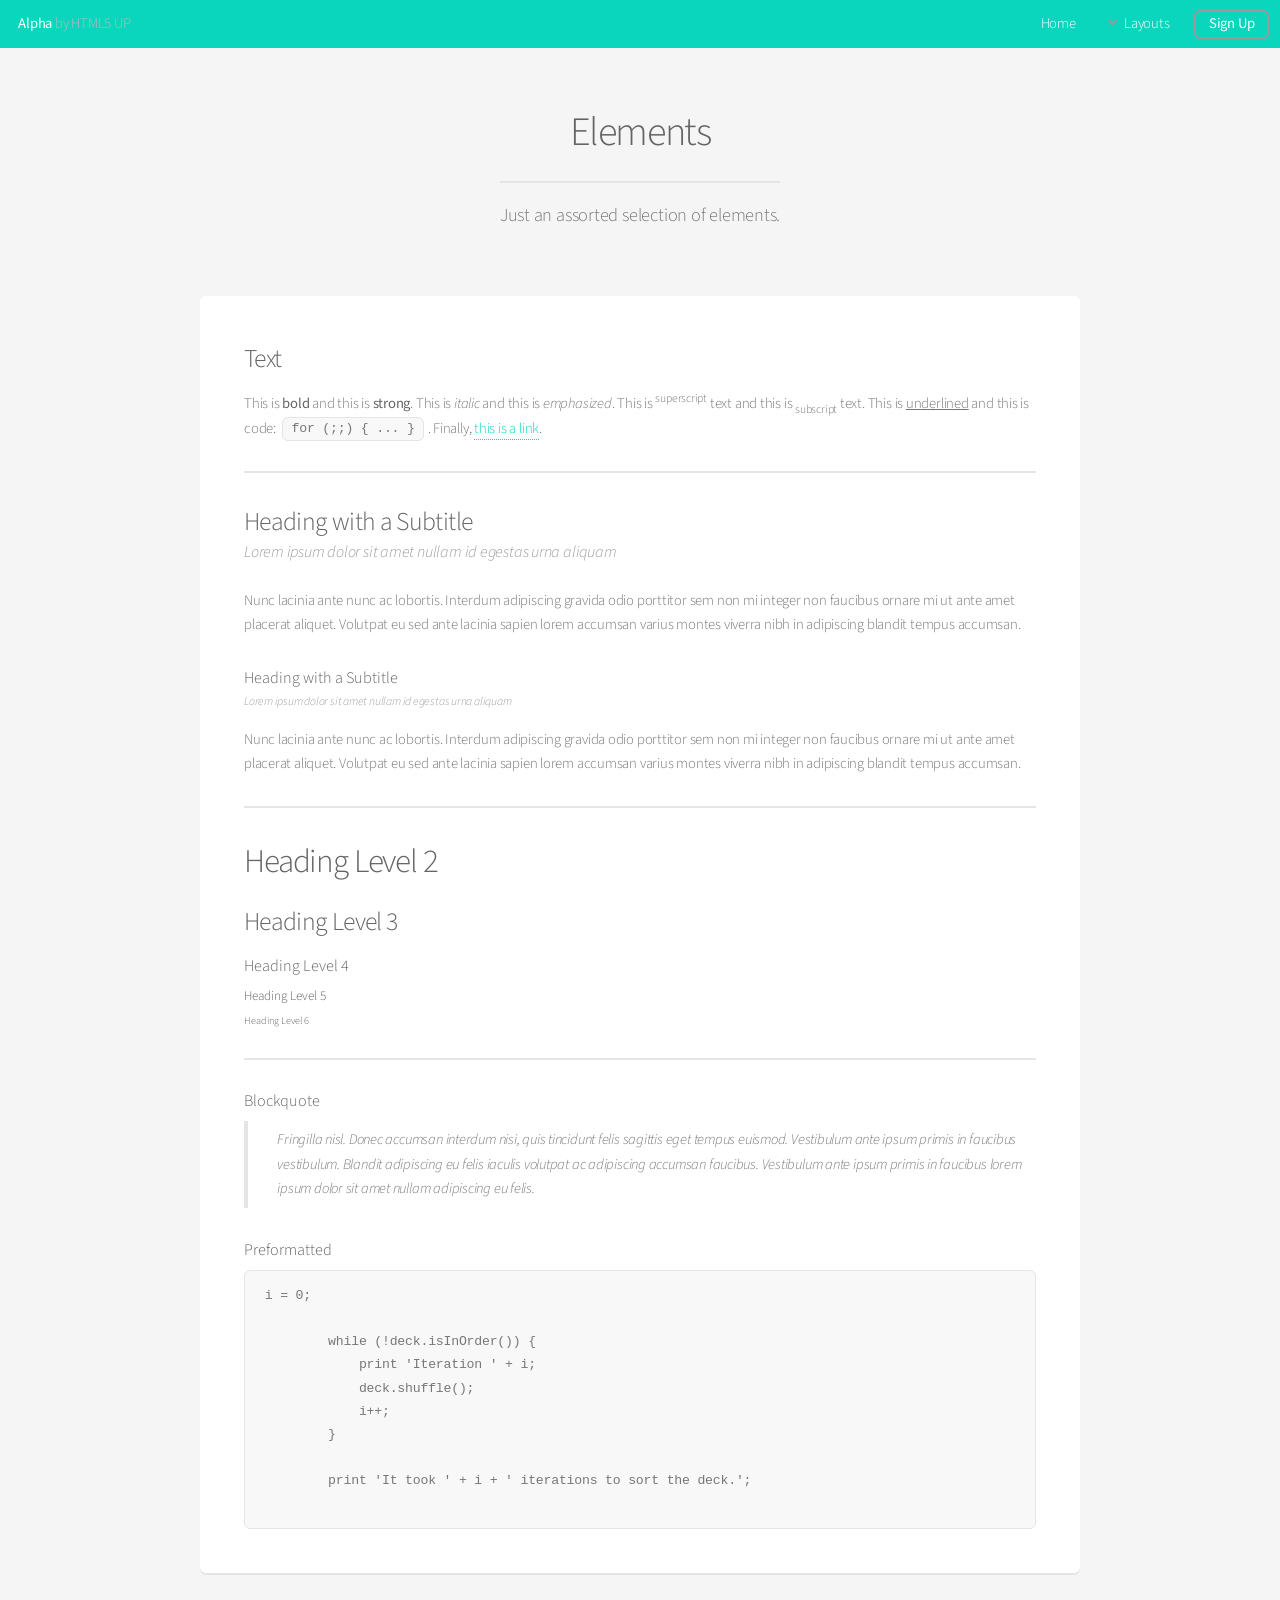
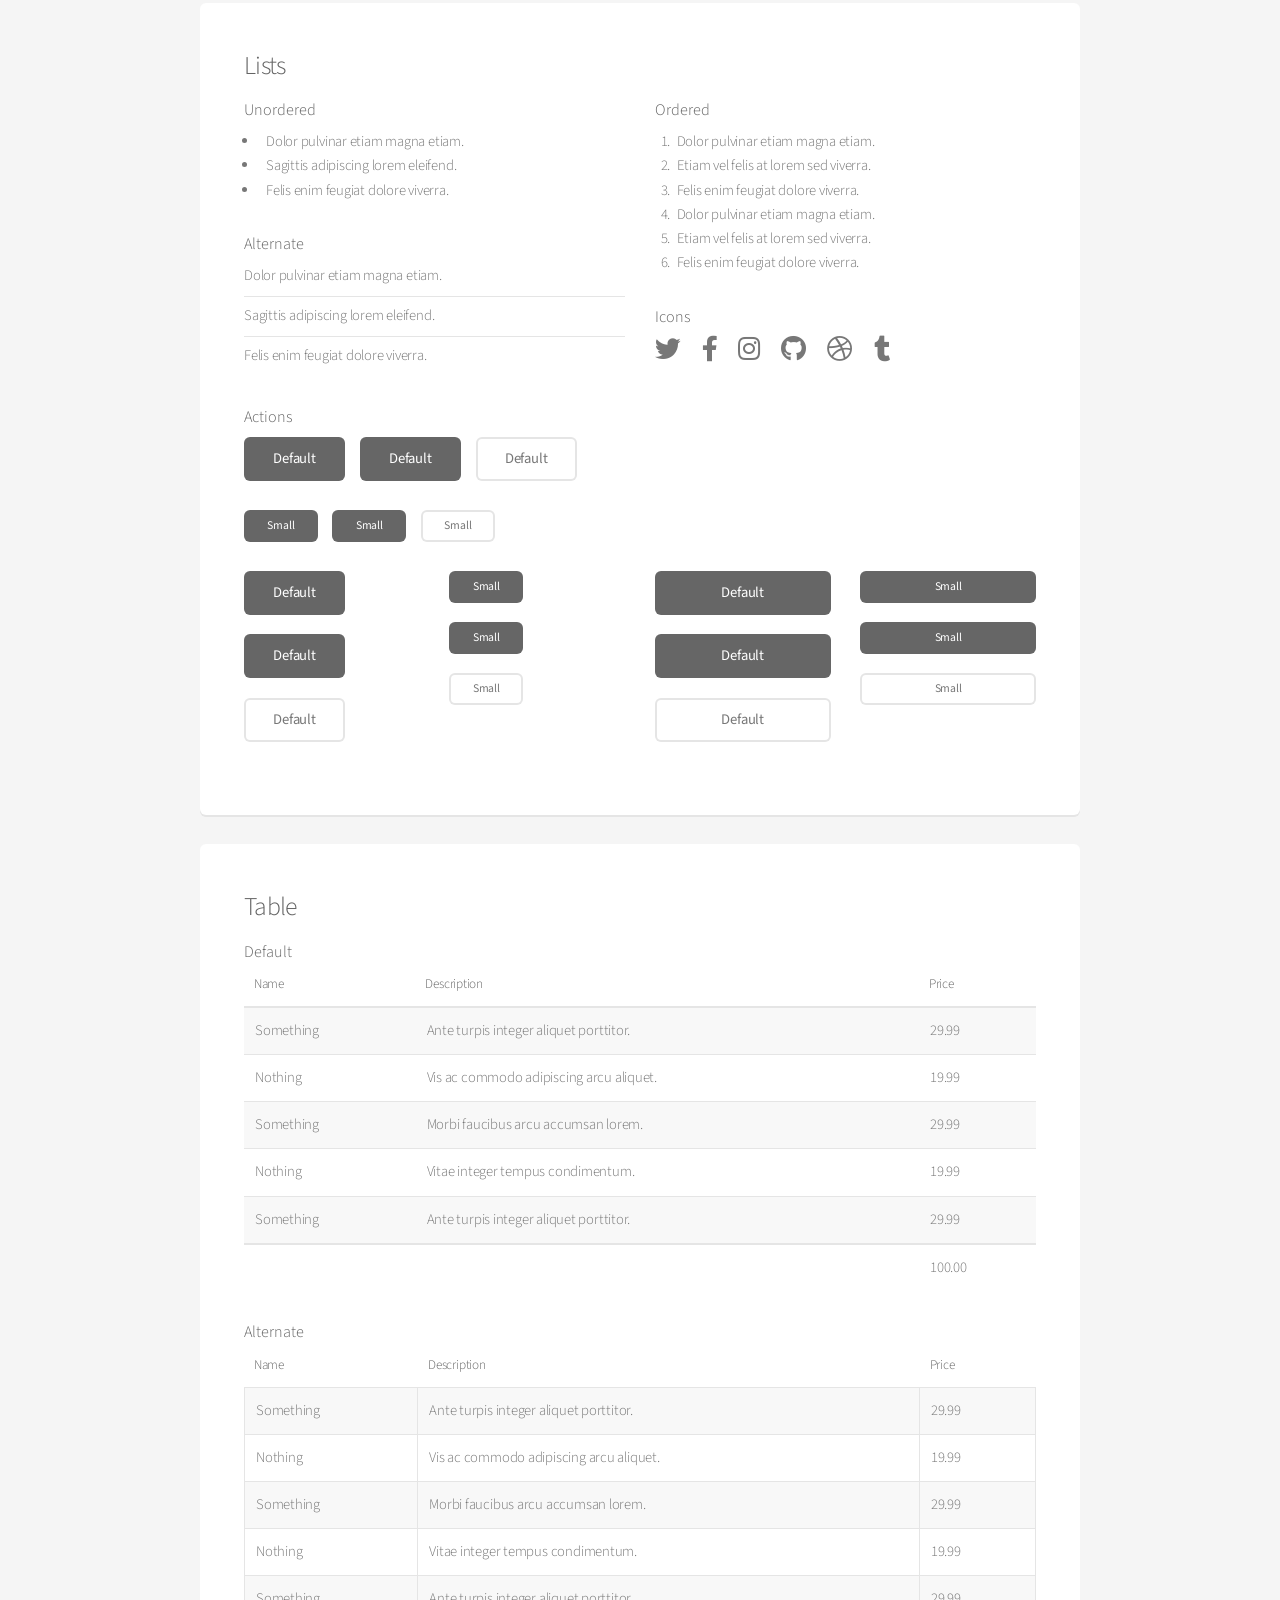
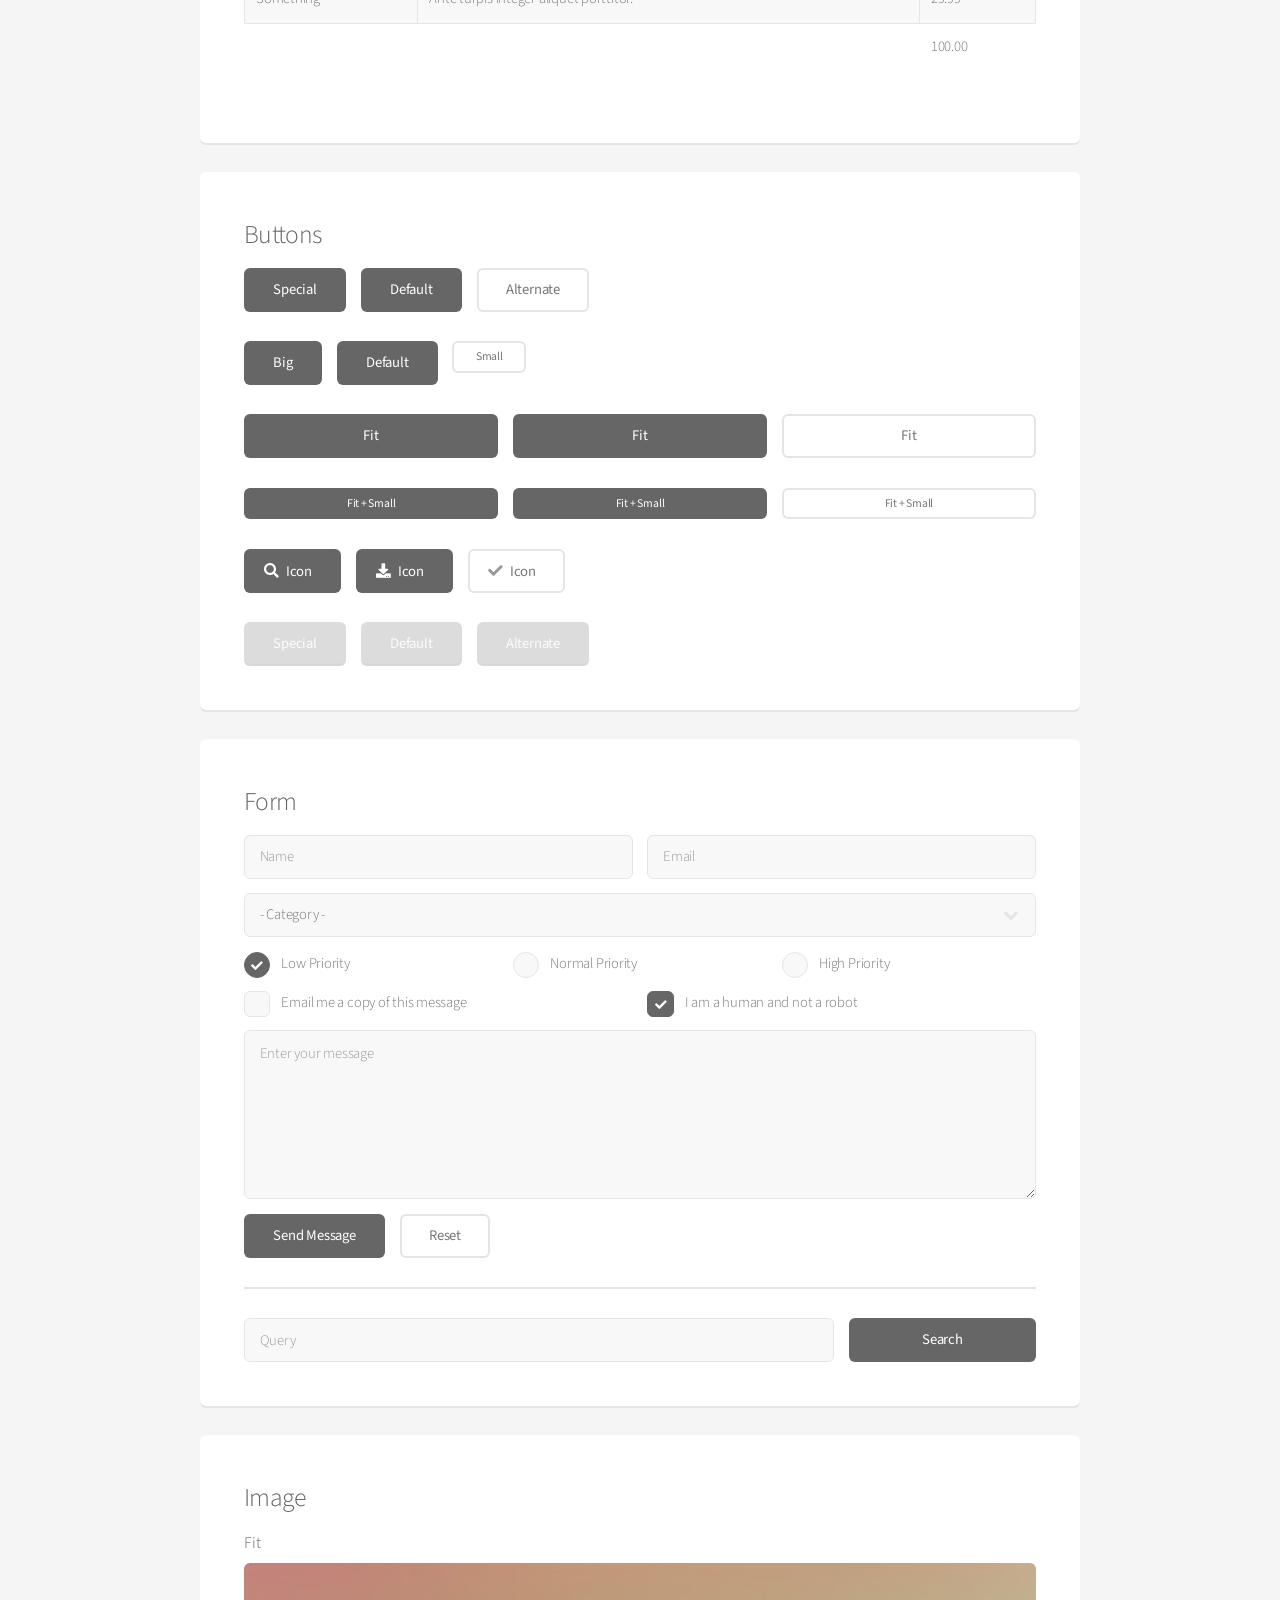
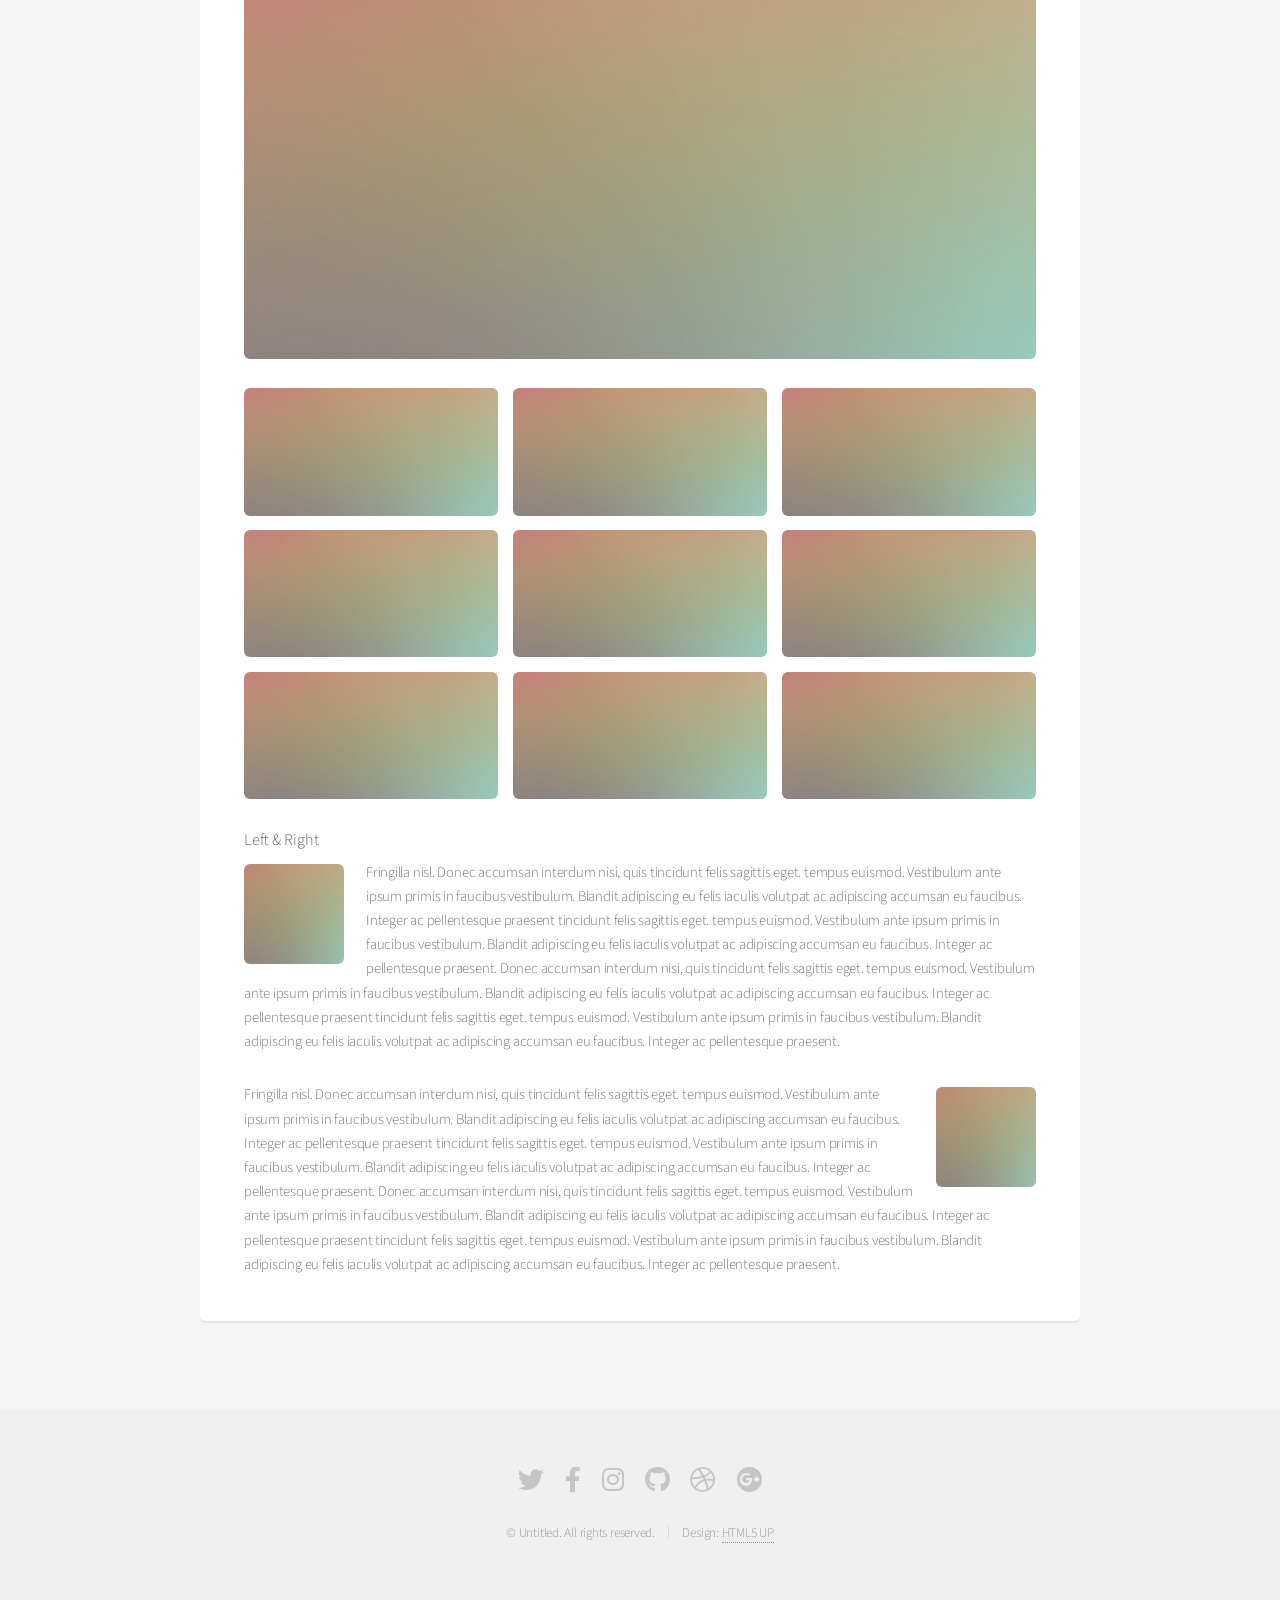
<file: elements.html>
<!DOCTYPE HTML>
<!--
	Alpha by HTML5 UP
	html5up.net | @ajlkn
	Free for personal and commercial use under the CCA 3.0 license (html5up.net/license)
-->
<html>
	<head>
		<title>Elements - Alpha by HTML5 UP</title>
		<meta charset="utf-8" />
		<meta name="viewport" content="width=device-width, initial-scale=1, user-scalable=no" />
		<link rel="stylesheet" href="assets/css/main.css" />
	</head>
	<body class="is-preload">
		<div id="page-wrapper">

			<!-- Header -->
				<header id="header">
					<h1><a href="index.html">Alpha</a> by HTML5 UP</h1>
					<nav id="nav">
						<ul>
							<li><a href="index.html">Home</a></li>
							<li>
								<a href="#" class="icon solid fa-angle-down">Layouts</a>
								<ul>
									<li><a href="generic.html">Generic</a></li>
									<li><a href="contact.html">Contact</a></li>
									<li><a href="elements.html">Elements</a></li>
									<li>
										<a href="#">Submenu</a>
										<ul>
											<li><a href="#">Option One</a></li>
											<li><a href="#">Option Two</a></li>
											<li><a href="#">Option Three</a></li>
											<li><a href="#">Option Four</a></li>
										</ul>
									</li>
								</ul>
							</li>
							<li><a href="#" class="button">Sign Up</a></li>
						</ul>
					</nav>
				</header>

			<!-- Main -->
				<section id="main" class="container">
					<header>
						<h2>Elements</h2>
						<p>Just an assorted selection of elements.</p>
					</header>
					<div class="row">
						<div class="col-12">

							<!-- Text -->
								<section class="box">
									<h3>Text</h3>
									<p>This is <b>bold</b> and this is <strong>strong</strong>. This is <i>italic</i> and this is <em>emphasized</em>.
									This is <sup>superscript</sup> text and this is <sub>subscript</sub> text.
									This is <u>underlined</u> and this is code: <code>for (;;) { ... }</code>. Finally, <a href="#">this is a link</a>.</p>

									<hr />

									<header>
										<h3>Heading with a Subtitle</h3>
										<p>Lorem ipsum dolor sit amet nullam id egestas urna aliquam</p>
									</header>
									<p>Nunc lacinia ante nunc ac lobortis. Interdum adipiscing gravida odio porttitor sem non mi integer non faucibus ornare mi ut ante amet placerat aliquet. Volutpat eu sed ante lacinia sapien lorem accumsan varius montes viverra nibh in adipiscing blandit tempus accumsan.</p>
									<header>
										<h4>Heading with a Subtitle</h4>
										<p>Lorem ipsum dolor sit amet nullam id egestas urna aliquam</p>
									</header>
									<p>Nunc lacinia ante nunc ac lobortis. Interdum adipiscing gravida odio porttitor sem non mi integer non faucibus ornare mi ut ante amet placerat aliquet. Volutpat eu sed ante lacinia sapien lorem accumsan varius montes viverra nibh in adipiscing blandit tempus accumsan.</p>

									<hr />

									<h2>Heading Level 2</h2>
									<h3>Heading Level 3</h3>
									<h4>Heading Level 4</h4>
									<h5>Heading Level 5</h5>
									<h6>Heading Level 6</h6>

									<hr />

									<h4>Blockquote</h4>
									<blockquote>Fringilla nisl. Donec accumsan interdum nisi, quis tincidunt felis sagittis eget tempus euismod. Vestibulum ante ipsum primis in faucibus vestibulum. Blandit adipiscing eu felis iaculis volutpat ac adipiscing accumsan faucibus. Vestibulum ante ipsum primis in faucibus lorem ipsum dolor sit amet nullam adipiscing eu felis.</blockquote>

									<h4>Preformatted</h4>
									<pre>i = 0;

	while (!deck.isInOrder()) {
	    print 'Iteration ' + i;
	    deck.shuffle();
	    i++;
	}

	print 'It took ' + i + ' iterations to sort the deck.';
	</pre>
								</section>

						</div>
					</div>
					<div class="row">
						<div class="col-12">

							<!-- Lists -->
								<section class="box">
									<h3>Lists</h3>
									<div class="row">
										<div class="col-6 col-12-mobilep">

											<h4>Unordered</h4>
											<ul>
												<li>Dolor pulvinar etiam magna etiam.</li>
												<li>Sagittis adipiscing lorem eleifend.</li>
												<li>Felis enim feugiat dolore viverra.</li>
											</ul>

											<h4>Alternate</h4>
											<ul class="alt">
												<li>Dolor pulvinar etiam magna etiam.</li>
												<li>Sagittis adipiscing lorem eleifend.</li>
												<li>Felis enim feugiat dolore viverra.</li>
											</ul>

										</div>
										<div class="col-6 col-12-mobilep">

											<h4>Ordered</h4>
											<ol>
												<li>Dolor pulvinar etiam magna etiam.</li>
												<li>Etiam vel felis at lorem sed viverra.</li>
												<li>Felis enim feugiat dolore viverra.</li>
												<li>Dolor pulvinar etiam magna etiam.</li>
												<li>Etiam vel felis at lorem sed viverra.</li>
												<li>Felis enim feugiat dolore viverra.</li>
											</ol>

											<h4>Icons</h4>
											<ul class="icons">
												<li><a href="#" class="icon brands fa-twitter"><span class="label">Twitter</span></a></li>
												<li><a href="#" class="icon brands fa-facebook-f"><span class="label">Facebook</span></a></li>
												<li><a href="#" class="icon brands fa-instagram"><span class="label">Instagram</span></a></li>
												<li><a href="#" class="icon brands fa-github"><span class="label">Github</span></a></li>
												<li><a href="#" class="icon brands fa-dribbble"><span class="label">Dribbble</span></a></li>
												<li><a href="#" class="icon brands fa-tumblr"><span class="label">Tumblr</span></a></li>
											</ul>

										</div>
									</div>

									<h4>Actions</h4>
									<ul class="actions">
										<li><a href="#" class="button special">Default</a></li>
										<li><a href="#" class="button">Default</a></li>
										<li><a href="#" class="button alt">Default</a></li>
									</ul>
									<ul class="actions small">
										<li><a href="#" class="button special small">Small</a></li>
										<li><a href="#" class="button small">Small</a></li>
										<li><a href="#" class="button alt small">Small</a></li>
									</ul>
									<div class="row">
										<div class="col-3 col-6-narrower col-12-mobilep">
											<ul class="actions stacked">
												<li><a href="#" class="button special">Default</a></li>
												<li><a href="#" class="button">Default</a></li>
												<li><a href="#" class="button alt">Default</a></li>
											</ul>
										</div>
										<div class="col-3 col-6-narrower col-12-mobilep">
											<ul class="actions stacked">
												<li><a href="#" class="button special small">Small</a></li>
												<li><a href="#" class="button small">Small</a></li>
												<li><a href="#" class="button alt small">Small</a></li>
											</ul>
										</div>
										<div class="col-3 col-6-narrower col-12-mobilep">
											<ul class="actions stacked">
												<li><a href="#" class="button special fit">Default</a></li>
												<li><a href="#" class="button fit">Default</a></li>
												<li><a href="#" class="button alt fit">Default</a></li>
											</ul>
										</div>
										<div class="col-3 col-6-narrower col-12-mobilep">
											<ul class="actions stacked">
												<li><a href="#" class="button special small fit">Small</a></li>
												<li><a href="#" class="button small fit">Small</a></li>
												<li><a href="#" class="button alt small fit">Small</a></li>
											</ul>
										</div>
									</div>
								</section>

						</div>
					</div>
					<div class="row">
						<div class="col-12">

							<!-- Table -->
								<section class="box">
									<h3>Table</h3>

									<h4>Default</h4>
									<div class="table-wrapper">
										<table>
											<thead>
												<tr>
													<th>Name</th>
													<th>Description</th>
													<th>Price</th>
												</tr>
											</thead>
											<tbody>
												<tr>
													<td>Something</td>
													<td>Ante turpis integer aliquet porttitor.</td>
													<td>29.99</td>
												</tr>
												<tr>
													<td>Nothing</td>
													<td>Vis ac commodo adipiscing arcu aliquet.</td>
													<td>19.99</td>
												</tr>
												<tr>
													<td>Something</td>
													<td> Morbi faucibus arcu accumsan lorem.</td>
													<td>29.99</td>
												</tr>
												<tr>
													<td>Nothing</td>
													<td>Vitae integer tempus condimentum.</td>
													<td>19.99</td>
												</tr>
												<tr>
													<td>Something</td>
													<td>Ante turpis integer aliquet porttitor.</td>
													<td>29.99</td>
												</tr>
											</tbody>
											<tfoot>
												<tr>
													<td colspan="2"></td>
													<td>100.00</td>
												</tr>
											</tfoot>
										</table>
									</div>

									<h4>Alternate</h4>
									<div class="table-wrapper">
										<table class="alt">
											<thead>
												<tr>
													<th>Name</th>
													<th>Description</th>
													<th>Price</th>
												</tr>
											</thead>
											<tbody>
												<tr>
													<td>Something</td>
													<td>Ante turpis integer aliquet porttitor.</td>
													<td>29.99</td>
												</tr>
												<tr>
													<td>Nothing</td>
													<td>Vis ac commodo adipiscing arcu aliquet.</td>
													<td>19.99</td>
												</tr>
												<tr>
													<td>Something</td>
													<td> Morbi faucibus arcu accumsan lorem.</td>
													<td>29.99</td>
												</tr>
												<tr>
													<td>Nothing</td>
													<td>Vitae integer tempus condimentum.</td>
													<td>19.99</td>
												</tr>
												<tr>
													<td>Something</td>
													<td>Ante turpis integer aliquet porttitor.</td>
													<td>29.99</td>
												</tr>
											</tbody>
											<tfoot>
												<tr>
													<td colspan="2"></td>
													<td>100.00</td>
												</tr>
											</tfoot>
										</table>
									</div>
								</section>

						</div>
					</div>
					<div class="row">
						<div class="col-12">

							<!-- Buttons -->
								<section class="box">
									<h3>Buttons</h3>
									<ul class="actions">
										<li><a href="#" class="button special">Special</a></li>
										<li><a href="#" class="button">Default</a></li>
										<li><a href="#" class="button alt">Alternate</a></li>
									</ul>
									<ul class="actions">
										<li><a href="#" class="button special big">Big</a></li>
										<li><a href="#" class="button">Default</a></li>
										<li><a href="#" class="button alt small">Small</a></li>
									</ul>
									<ul class="actions fit">
										<li><a href="#" class="button special fit">Fit</a></li>
										<li><a href="#" class="button fit">Fit</a></li>
										<li><a href="#" class="button alt fit">Fit</a></li>
									</ul>
									<ul class="actions fit small">
										<li><a href="#" class="button special fit small">Fit + Small</a></li>
										<li><a href="#" class="button fit small">Fit + Small</a></li>
										<li><a href="#" class="button alt fit small">Fit + Small</a></li>
									</ul>
									<ul class="actions">
										<li><a href="#" class="button special icon solid fa-search">Icon</a></li>
										<li><a href="#" class="button icon solid fa-download">Icon</a></li>
										<li><a href="#" class="button alt icon solid fa-check">Icon</a></li>
									</ul>
									<ul class="actions">
										<li><span class="button special disabled">Special</span></li>
										<li><span class="button disabled">Default</span></li>
										<li><span class="button alt disabled">Alternate</span></li>
									</ul>
								</section>

						</div>
					</div>
					<div class="row">
						<div class="col-12">

							<!-- Form -->
								<section class="box">
									<h3>Form</h3>
									<form method="post" action="#">
										<div class="row gtr-uniform gtr-50">
											<div class="col-6 col-12-mobilep">
												<input type="text" name="name" id="name" value="" placeholder="Name" />
											</div>
											<div class="col-6 col-12-mobilep">
												<input type="email" name="email" id="email" value="" placeholder="Email" />
											</div>
											<div class="col-12">
												<select name="category" id="category">
													<option value="">- Category -</option>
													<option value="1">Manufacturing</option>
													<option value="1">Shipping</option>
													<option value="1">Administration</option>
													<option value="1">Human Resources</option>
												</select>
											</div>
											<div class="col-4 col-12-narrower">
												<input type="radio" id="priority-low" name="priority" checked>
												<label for="priority-low">Low Priority</label>
											</div>
											<div class="col-4 col-12-narrower">
												<input type="radio" id="priority-normal" name="priority">
												<label for="priority-normal">Normal Priority</label>
											</div>
											<div class="col-4 col-12-narrower">
												<input type="radio" id="priority-high" name="priority">
												<label for="priority-high">High Priority</label>
											</div>
											<div class="col-6 col-12-narrower">
												<input type="checkbox" id="copy" name="copy">
												<label for="copy">Email me a copy of this message</label>
											</div>
											<div class="col-6 col-12-narrower">
												<input type="checkbox" id="human" name="human" checked>
												<label for="human">I am a human and not a robot</label>
											</div>
											<div class="col-12">
												<textarea name="message" id="message" placeholder="Enter your message" rows="6"></textarea>
											</div>
											<div class="col-12">
												<ul class="actions">
													<li><input type="submit" value="Send Message" /></li>
													<li><input type="reset" value="Reset" class="alt" /></li>
												</ul>
											</div>
										</div>
									</form>

									<hr />

									<form method="post" action="#">
										<div class="row gtr-uniform gtr-50">
											<div class="col-9 col-12-mobilep">
												<input type="text" name="query" id="query" value="" placeholder="Query" />
											</div>
											<div class="col-3 col-12-mobilep">
												<input type="submit" value="Search" class="fit" />
											</div>
										</div>
									</form>
								</section>

						</div>
					</div>
					<div class="row">
						<div class="col-12">

							<!-- Image -->
								<section class="box">
									<h3>Image</h3>
									<h4>Fit</h4>
									<span class="image fit"><img src="images/pic04.jpg" alt="" /></span>
									<div class="box alt">
										<div class="row gtr-50 gtr-uniform">
											<div class="col-4"><span class="image fit"><img src="images/pic04.jpg" alt="" /></span></div>
											<div class="col-4"><span class="image fit"><img src="images/pic04.jpg" alt="" /></span></div>
											<div class="col-4"><span class="image fit"><img src="images/pic04.jpg" alt="" /></span></div>
											<div class="col-4"><span class="image fit"><img src="images/pic04.jpg" alt="" /></span></div>
											<div class="col-4"><span class="image fit"><img src="images/pic04.jpg" alt="" /></span></div>
											<div class="col-4"><span class="image fit"><img src="images/pic04.jpg" alt="" /></span></div>
											<div class="col-4"><span class="image fit"><img src="images/pic04.jpg" alt="" /></span></div>
											<div class="col-4"><span class="image fit"><img src="images/pic04.jpg" alt="" /></span></div>
											<div class="col-4"><span class="image fit"><img src="images/pic04.jpg" alt="" /></span></div>
										</div>
									</div>

									<h4>Left &amp; Right</h4>
									<p><span class="image left"><img src="images/pic05.jpg" alt="" /></span>Fringilla nisl. Donec accumsan interdum nisi, quis tincidunt felis sagittis eget. tempus euismod. Vestibulum ante ipsum primis in faucibus vestibulum. Blandit adipiscing eu felis iaculis volutpat ac adipiscing accumsan eu faucibus. Integer ac pellentesque praesent tincidunt felis sagittis eget. tempus euismod. Vestibulum ante ipsum primis in faucibus vestibulum. Blandit adipiscing eu felis iaculis volutpat ac adipiscing accumsan eu faucibus. Integer ac pellentesque praesent. Donec accumsan interdum nisi, quis tincidunt felis sagittis eget. tempus euismod. Vestibulum ante ipsum primis in faucibus vestibulum. Blandit adipiscing eu felis iaculis volutpat ac adipiscing accumsan eu faucibus. Integer ac pellentesque praesent tincidunt felis sagittis eget. tempus euismod. Vestibulum ante ipsum primis in faucibus vestibulum. Blandit adipiscing eu felis iaculis volutpat ac adipiscing accumsan eu faucibus. Integer ac pellentesque praesent.</p>
									<p><span class="image right"><img src="images/pic05.jpg" alt="" /></span>Fringilla nisl. Donec accumsan interdum nisi, quis tincidunt felis sagittis eget. tempus euismod. Vestibulum ante ipsum primis in faucibus vestibulum. Blandit adipiscing eu felis iaculis volutpat ac adipiscing accumsan eu faucibus. Integer ac pellentesque praesent tincidunt felis sagittis eget. tempus euismod. Vestibulum ante ipsum primis in faucibus vestibulum. Blandit adipiscing eu felis iaculis volutpat ac adipiscing accumsan eu faucibus. Integer ac pellentesque praesent. Donec accumsan interdum nisi, quis tincidunt felis sagittis eget. tempus euismod. Vestibulum ante ipsum primis in faucibus vestibulum. Blandit adipiscing eu felis iaculis volutpat ac adipiscing accumsan eu faucibus. Integer ac pellentesque praesent tincidunt felis sagittis eget. tempus euismod. Vestibulum ante ipsum primis in faucibus vestibulum. Blandit adipiscing eu felis iaculis volutpat ac adipiscing accumsan eu faucibus. Integer ac pellentesque praesent.</p>
								</section>

						</div>
					</div>
				</section>

			<!-- Footer -->
				<footer id="footer">
					<ul class="icons">
						<li><a href="#" class="icon brands fa-twitter"><span class="label">Twitter</span></a></li>
						<li><a href="#" class="icon brands fa-facebook-f"><span class="label">Facebook</span></a></li>
						<li><a href="#" class="icon brands fa-instagram"><span class="label">Instagram</span></a></li>
						<li><a href="#" class="icon brands fa-github"><span class="label">Github</span></a></li>
						<li><a href="#" class="icon brands fa-dribbble"><span class="label">Dribbble</span></a></li>
						<li><a href="#" class="icon brands fa-google-plus"><span class="label">Google+</span></a></li>
					</ul>
					<ul class="copyright">
						<li>&copy; Untitled. All rights reserved.</li><li>Design: <a href="http://html5up.net">HTML5 UP</a></li>
					</ul>
				</footer>

		</div>

		<!-- Scripts -->
			<script src="assets/js/jquery.min.js"></script>
			<script src="assets/js/jquery.dropotron.min.js"></script>
			<script src="assets/js/jquery.scrollex.min.js"></script>
			<script src="assets/js/browser.min.js"></script>
			<script src="assets/js/breakpoints.min.js"></script>
			<script src="assets/js/util.js"></script>
			<script src="assets/js/main.js"></script>

	</body>
</html>
</file>
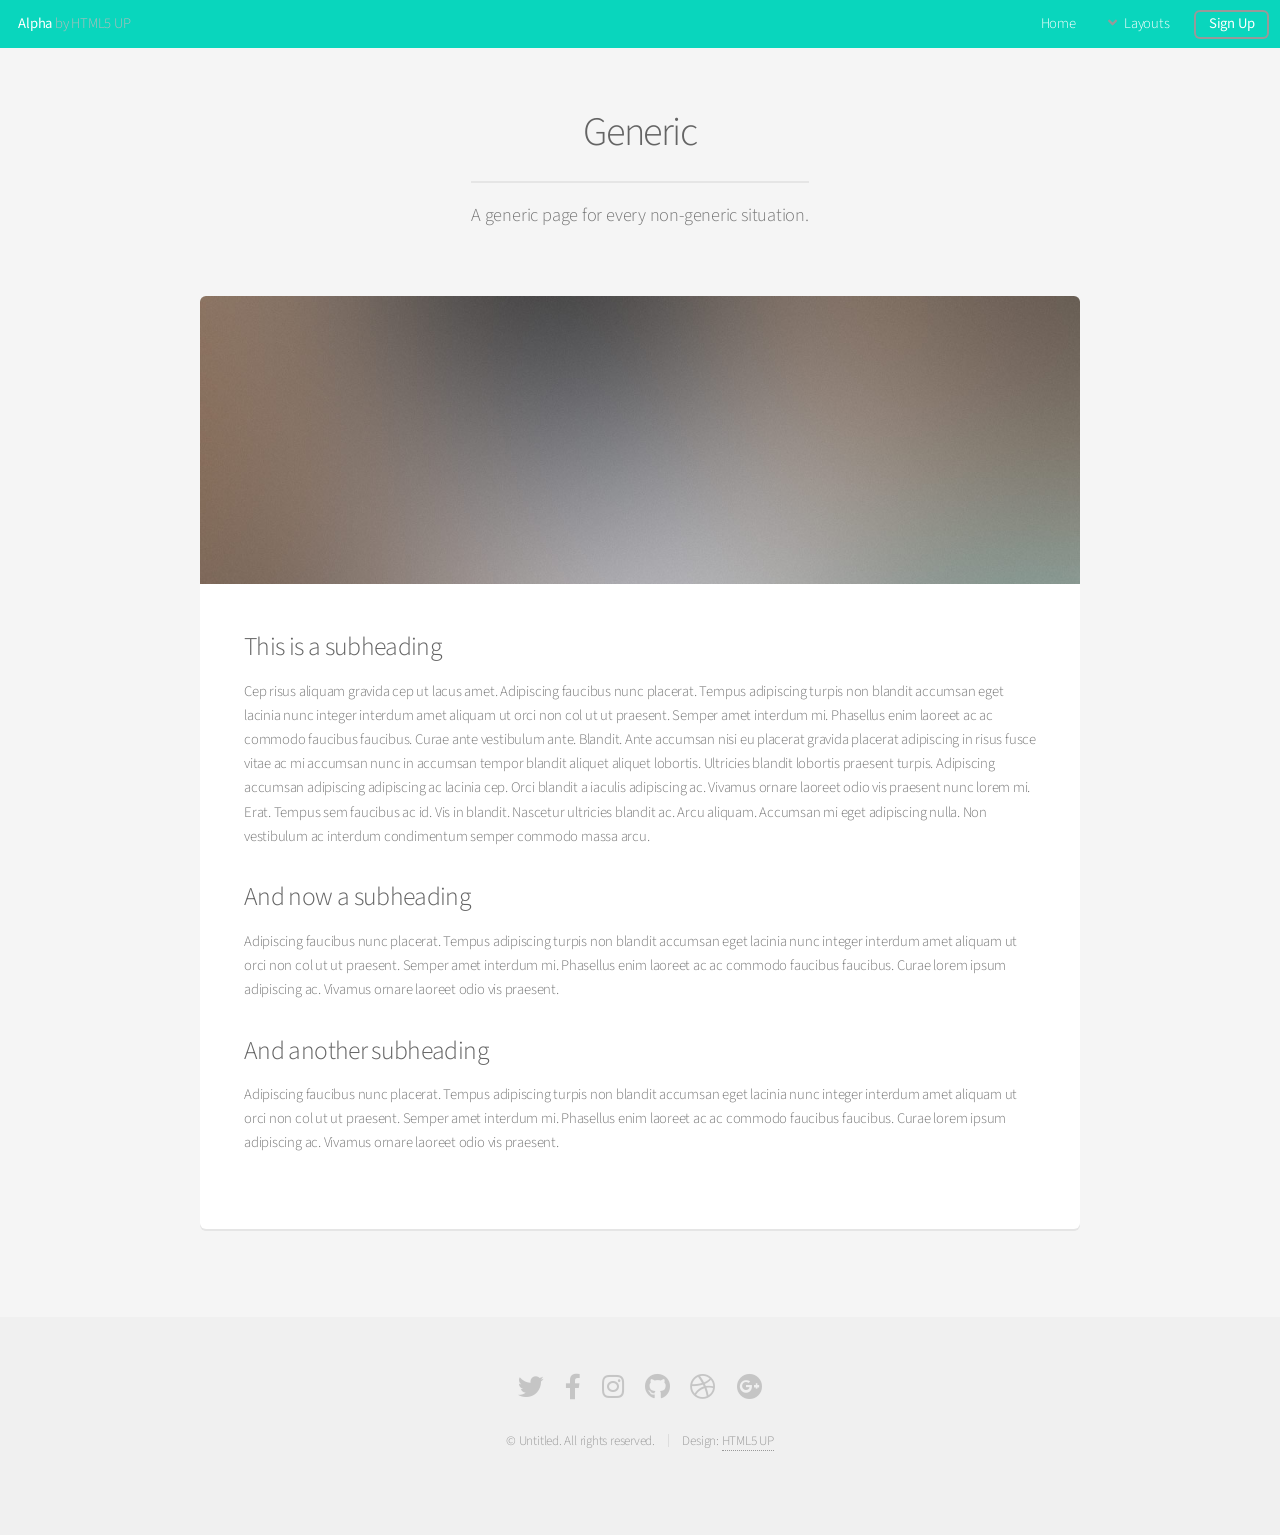
<file: generic.html>
<!DOCTYPE HTML>
<!--
	Alpha by HTML5 UP
	html5up.net | @ajlkn
	Free for personal and commercial use under the CCA 3.0 license (html5up.net/license)
-->
<html>
	<head>
		<title>Generic - Alpha by HTML5 UP</title>
		<meta charset="utf-8" />
		<meta name="viewport" content="width=device-width, initial-scale=1, user-scalable=no" />
		<link rel="stylesheet" href="assets/css/main.css" />
	</head>
	<body class="is-preload">
		<div id="page-wrapper">

			<!-- Header -->
				<header id="header">
					<h1><a href="index.html">Alpha</a> by HTML5 UP</h1>
					<nav id="nav">
						<ul>
							<li><a href="index.html">Home</a></li>
							<li>
								<a href="#" class="icon solid fa-angle-down">Layouts</a>
								<ul>
									<li><a href="generic.html">Generic</a></li>
									<li><a href="contact.html">Contact</a></li>
									<li><a href="elements.html">Elements</a></li>
									<li>
										<a href="#">Submenu</a>
										<ul>
											<li><a href="#">Option One</a></li>
											<li><a href="#">Option Two</a></li>
											<li><a href="#">Option Three</a></li>
											<li><a href="#">Option Four</a></li>
										</ul>
									</li>
								</ul>
							</li>
							<li><a href="#" class="button">Sign Up</a></li>
						</ul>
					</nav>
				</header>

			<!-- Main -->
				<section id="main" class="container">
					<header>
						<h2>Generic</h2>
						<p>A generic page for every non-generic situation.</p>
					</header>
					<div class="box">
						<span class="image featured"><img src="images/pic01.jpg" alt="" /></span>
						<h3>This is a subheading</h3>
						<p>Cep risus aliquam gravida cep ut lacus amet. Adipiscing faucibus nunc placerat. Tempus adipiscing turpis non blandit accumsan eget lacinia nunc integer interdum amet aliquam ut orci non col ut ut praesent. Semper amet interdum mi. Phasellus enim laoreet ac ac commodo faucibus faucibus. Curae ante vestibulum ante. Blandit. Ante accumsan nisi eu placerat gravida placerat adipiscing in risus fusce vitae ac mi accumsan nunc in accumsan tempor blandit aliquet aliquet lobortis. Ultricies blandit lobortis praesent turpis. Adipiscing accumsan adipiscing adipiscing ac lacinia cep. Orci blandit a iaculis adipiscing ac. Vivamus ornare laoreet odio vis praesent nunc lorem mi. Erat. Tempus sem faucibus ac id. Vis in blandit. Nascetur ultricies blandit ac. Arcu aliquam. Accumsan mi eget adipiscing nulla. Non vestibulum ac interdum condimentum semper commodo massa arcu.</p>
						<div class="row">
							<div class="row-6 row-12-mobilep">
								<h3>And now a subheading</h3>
								<p>Adipiscing faucibus nunc placerat. Tempus adipiscing turpis non blandit accumsan eget lacinia nunc integer interdum amet aliquam ut orci non col ut ut praesent. Semper amet interdum mi. Phasellus enim laoreet ac ac commodo faucibus faucibus. Curae lorem ipsum adipiscing ac. Vivamus ornare laoreet odio vis praesent.</p>
							</div>
							<div class="row-6 row-12-mobilep">
								<h3>And another subheading</h3>
								<p>Adipiscing faucibus nunc placerat. Tempus adipiscing turpis non blandit accumsan eget lacinia nunc integer interdum amet aliquam ut orci non col ut ut praesent. Semper amet interdum mi. Phasellus enim laoreet ac ac commodo faucibus faucibus. Curae lorem ipsum adipiscing ac. Vivamus ornare laoreet odio vis praesent.</p>
							</div>
						</div>
					</div>
				</section>

			<!-- Footer -->
				<footer id="footer">
					<ul class="icons">
						<li><a href="#" class="icon brands fa-twitter"><span class="label">Twitter</span></a></li>
						<li><a href="#" class="icon brands fa-facebook-f"><span class="label">Facebook</span></a></li>
						<li><a href="#" class="icon brands fa-instagram"><span class="label">Instagram</span></a></li>
						<li><a href="#" class="icon brands fa-github"><span class="label">Github</span></a></li>
						<li><a href="#" class="icon brands fa-dribbble"><span class="label">Dribbble</span></a></li>
						<li><a href="#" class="icon brands fa-google-plus"><span class="label">Google+</span></a></li>
					</ul>
					<ul class="copyright">
						<li>&copy; Untitled. All rights reserved.</li><li>Design: <a href="http://html5up.net">HTML5 UP</a></li>
					</ul>
				</footer>

		</div>

		<!-- Scripts -->
			<script src="assets/js/jquery.min.js"></script>
			<script src="assets/js/jquery.dropotron.min.js"></script>
			<script src="assets/js/jquery.scrollex.min.js"></script>
			<script src="assets/js/browser.min.js"></script>
			<script src="assets/js/breakpoints.min.js"></script>
			<script src="assets/js/util.js"></script>
			<script src="assets/js/main.js"></script>

	</body>
</html>
</file>
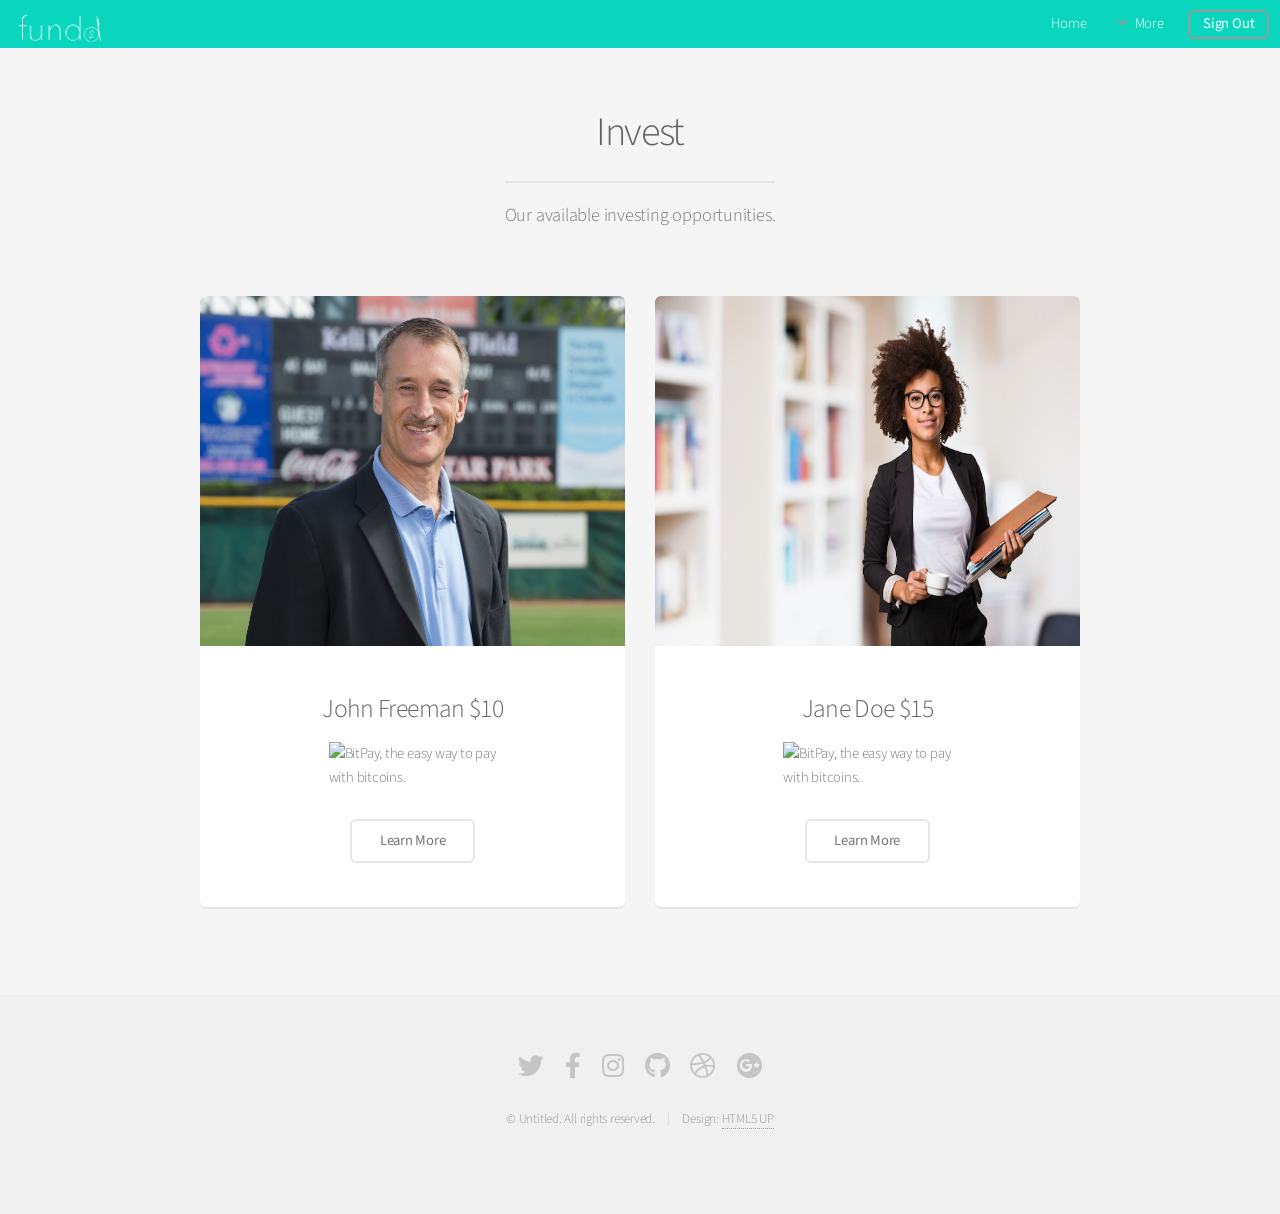
<file: invest.html>
<!DOCTYPE HTML>
<html>
<head>
	<title>Invest - fundd</title>
	<meta charset="utf-8" />
	<meta name="viewport" content="width=device-width, initial-scale=1, user-scalable=no" />
	<link rel="stylesheet" href="assets/css/main.css" />
</head>
<body class="is-preload">
    <div id="page-wrapper">

        <!-- Header -->
        <header id="header">
            <img src="images/logow2.png" height="125%">
            <nav id="nav">
                <ul>
                    <li><a href="index.html">Home</a></li>
                    <li>
                        <a href="#" class="icon solid fa-angle-down">More</a>
                        <ul>
                            <li><a href="about.html">About Us</a></li>
                            <li><a href="contact.html">Contact</a></li>
                        </ul>
                    </li>
                    <li><a href="logout.php" class="button">Sign Out</a></li>
                </ul>
            </nav>
        </header>

			<!-- Main -->
				<section id="main" class="container">
					<header>
						<h2>Invest</h2>
						<p>Our available investing opportunities.</p>
					</header>
						<!-- <h3>John Freeman - $10</h3>
						<p>Click here to find out more about investing in John.</p>
                        <form action="https://test.bitpay.com/checkout" method="post">
                            <input type="hidden" name="action" value="checkout" />
                            <input type="hidden" name="posData" value="" />
                            <input type="hidden" name="data" value="qbAfM+webtfbPR6Y7T0S7Vv/43J9mXh5y4Rr9QO677BRYXpJpCGKrt7MAX+d4Ke9SQ8VlLPYwpPawFAQ8kMfMNhSGcGdNHwmBltbXDKSVX+3tgumwnkKehVkNr0jX1nlO16vqkJbeYqSqVl/IX6QoQ==" />
                            <input type="image" src="https://test.bitpay.com/cdn/en_US/bp-btn-pay-currencies.svg" name="submit" style="width: 168px" alt="BitPay, the easy way to pay with bitcoins.">
                          </form>
                        <div class="row">
							<div class="row-6 row-12-mobilep">
								<h3>Jane Doe - $15</h3>
								<p>Click here to find out more about investing in Jane.</p>
                                <form action="https://test.bitpay.com/checkout" method="post">
                                    <input type="hidden" name="action" value="checkout" />
                                    <input type="hidden" name="posData" value="" />
                                    <input type="hidden" name="data" value="qbAfM+webtfbPR6Y7T0S7Vv/43J9mXh5y4Rr9QO677BRYXpJpCGKrt7MAX+d4Ke90Wc/uyonmhvkuPQ83AA7U1W39T5hObTRWLEmvS7lG79qaiKSB++mO3bpZPiYMCc8RGJIr6v+vXHxT2VbjPoM5g==" />
                                    <input type="image" src="https://test.bitpay.com/cdn/en_US/bp-btn-pay-currencies.svg" name="submit" style="width: 168px" alt="BitPay, the easy way to pay with bitcoins.">
                                  </form>
                            </div>
						</div>
                    </div> -->
                    
                    <div class="row">
						<div class="col-6 col-12-narrower">

							<section class="box special">
								<span class="image featured"><img src="images/john.jpg" height="350" width="150" alt="" /></span>
								<h3>John Freeman $10</h3>
                                <form action="https://test.bitpay.com/checkout" method="post">
                                    <input type="hidden" name="action" value="checkout" />
                                    <input type="hidden" name="posData" value="" />
                                    <input type="hidden" name="data" value="qbAfM+webtfbPR6Y7T0S7Vv/43J9mXh5y4Rr9QO677BRYXpJpCGKrt7MAX+d4Ke9SQ8VlLPYwpPawFAQ8kMfMNhSGcGdNHwmBltbXDKSVX+3tgumwnkKehVkNr0jX1nl5OYfh70e8Qn8fB/QJ371+JmIQaJlr6xUZrxghexuuutGEVKKam3i+YgM+34L8zu1VduhGZxqifAF54rKz1WIPQ==" />
                                    <input type="image" src="https://test.bitpay.com/cdn/en_US/bp-btn-pay-currencies.svg" name="submit" style="width: 168px" alt="BitPay, the easy way to pay with bitcoins.">
                                  </form>								<ul class="actions special">
									<li><a href="buy.html" class="button alt">Learn More</a></li>
								</ul>
							</section>

						</div>
						<div class="col-6 col-12-narrower">

							<section class="box special">
								<span class="image featured"><img src="images/jane.jpg"  height="350" width="150" alt="" /></span>
								<h3>Jane Doe $15</h3>
                                <form action="https://test.bitpay.com/checkout" method="post">
                                    <input type="hidden" name="action" value="checkout" />
                                    <input type="hidden" name="posData" value="" />
                                    <input type="hidden" name="data" value="qbAfM+webtfbPR6Y7T0S7Vv/43J9mXh5y4Rr9QO677BRYXpJpCGKrt7MAX+d4Ke90Wc/uyonmhvkuPQ83AA7U1W39T5hObTRWLEmvS7lG79qaiKSB++mO3bpZPiYMCc8SXpEn1mDg26Qs12l6BlTDYqV1Ya1fur368KwHVnJ8n6L+d40VJWU2EPPf3wqnwqusTeKPuMnObYYQlB0hcVFKw==" />
                                    <input type="image" src="https://test.bitpay.com/cdn/en_US/bp-btn-pay-currencies.svg" name="submit" style="width: 168px" alt="BitPay, the easy way to pay with bitcoins.">
                                  </form>								<ul class="actions special">
									<li><a href="buy.html" class="button alt">Learn More</a></li>
								</ul>
							</section>

						</div>
					</div>                    
				</section>

			<!-- Footer -->
				<footer id="footer">
					<ul class="icons">
						<li><a href="#" class="icon brands fa-twitter"><span class="label">Twitter</span></a></li>
						<li><a href="#" class="icon brands fa-facebook-f"><span class="label">Facebook</span></a></li>
						<li><a href="#" class="icon brands fa-instagram"><span class="label">Instagram</span></a></li>
						<li><a href="#" class="icon brands fa-github"><span class="label">Github</span></a></li>
						<li><a href="#" class="icon brands fa-dribbble"><span class="label">Dribbble</span></a></li>
						<li><a href="#" class="icon brands fa-google-plus"><span class="label">Google+</span></a></li>
					</ul>
					<ul class="copyright">
						<li>&copy; Untitled. All rights reserved.</li><li>Design: <a href="http://html5up.net">HTML5 UP</a></li>
					</ul>
				</footer>

		</div>

		<!-- Scripts -->
			<script src="assets/js/jquery.min.js"></script>
			<script src="assets/js/jquery.dropotron.min.js"></script>
			<script src="assets/js/jquery.scrollex.min.js"></script>
			<script src="assets/js/browser.min.js"></script>
			<script src="assets/js/breakpoints.min.js"></script>
			<script src="assets/js/util.js"></script>
			<script src="assets/js/main.js"></script>

	</body>
</html>
</file>
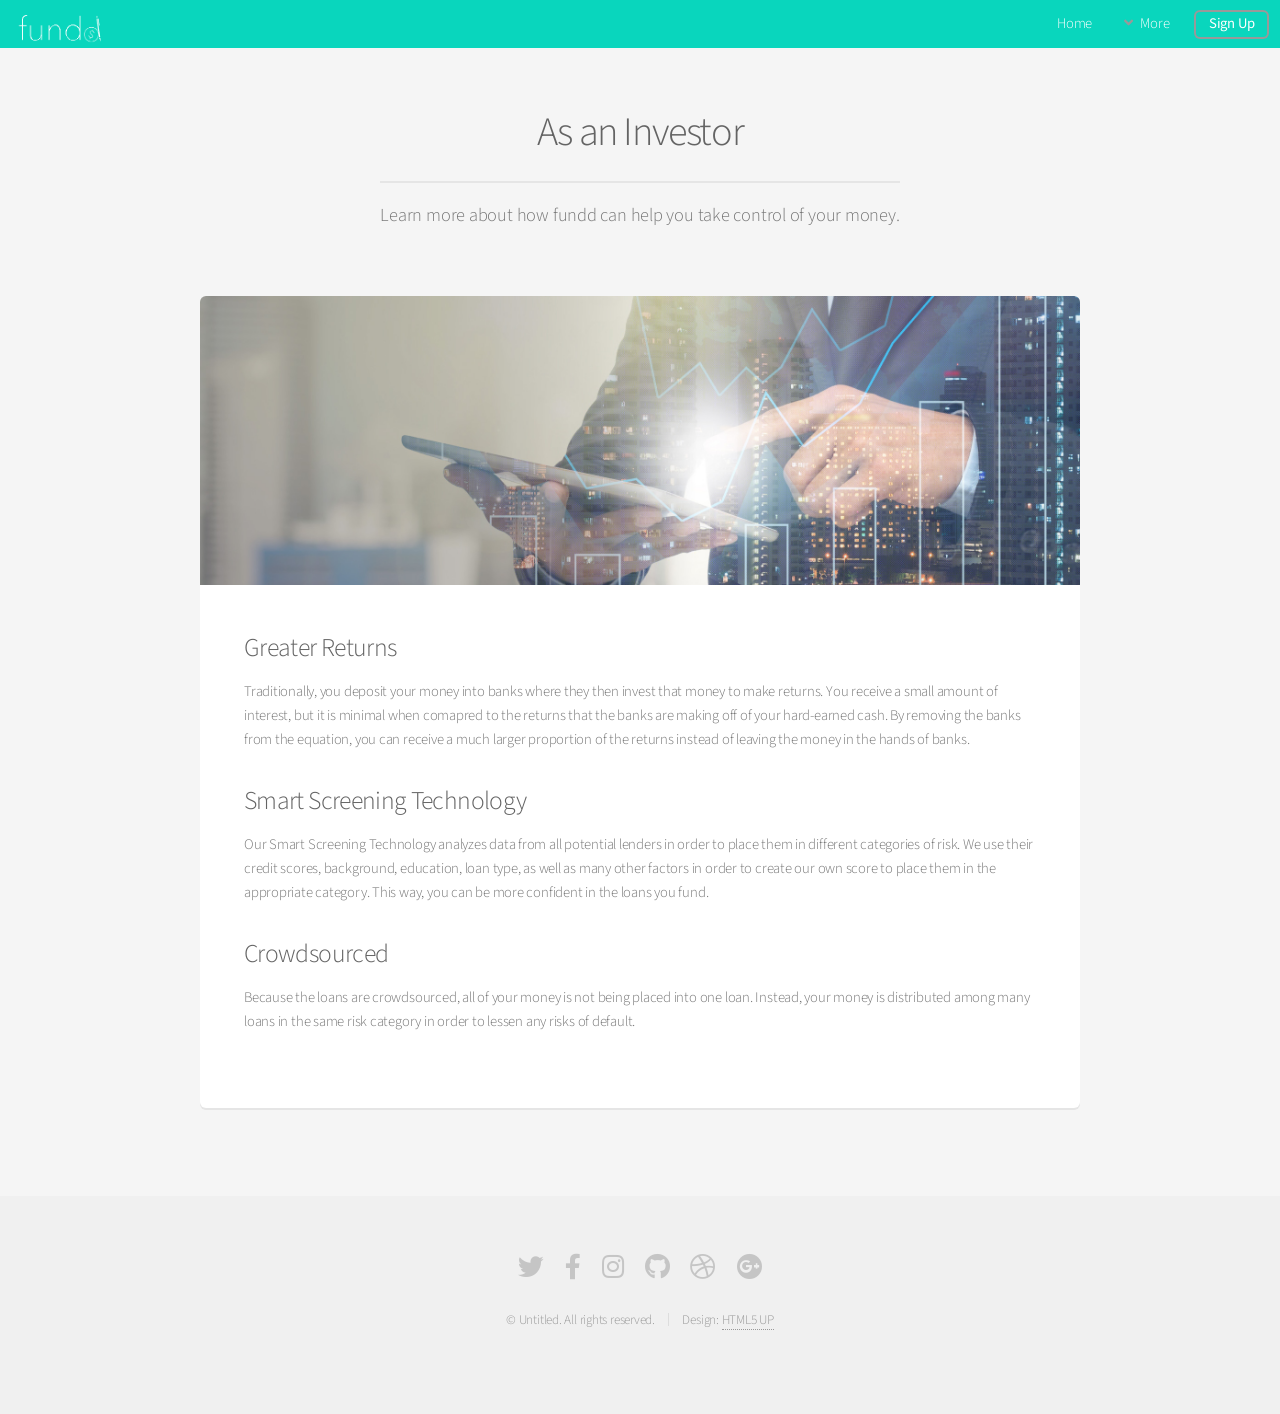
<file: investor.html>
<!DOCTYPE HTML>
<!--
	Alpha by HTML5 UP
	html5up.net | @ajlkn
	Free for personal and commercial use under the CCA 3.0 license (html5up.net/license)
-->
<html>
	<head>
		<title>As an Investor - fundd</title>
		<meta charset="utf-8" />
		<meta name="viewport" content="width=device-width, initial-scale=1, user-scalable=no" />
		<link rel="stylesheet" href="assets/css/main.css" />
	</head>
	<body class="is-preload">
		<div id="page-wrapper">

			<!-- Header -->
			<header id="header">
				<img src="images/logow2.png" height="125%"> 
				<nav id="nav">
					<ul>
						<li><a href="index.html">Home</a></li>
						<li>
							<a href="#" class="icon solid fa-angle-down">More</a>
							<ul>
								<li><a href="about.html">About</a></li>
								<li><a href="contact.html">Contact</a></li>
							</ul>
						</li>
						<li><a href="signup.html" class="button">Sign Up</a></li>
					</ul>
				</nav>
			</header>

			<!-- Main -->
				<section id="main" class="container">
					<header>
						<h2>As an Investor</h2>
						<p>Learn more about how fundd can help you take control of your money.</p>
					</header>
					<div class="box">
						<span class="image featured"><img src="images/investing.jpg" alt="" /></span>
						<h3>Greater Returns</h3>
						<p>Traditionally, you deposit your money into banks where they then invest that money to make returns. You receive a small amount of interest, but it is minimal when comapred to the returns that the banks are making off of your hard-earned cash. By removing the banks from the equation, you can receive a much larger proportion of the returns instead of leaving the money in the hands of banks. </p>
						<div class="row">
							<div class="row-6 row-12-mobilep">
								<h3>Smart Screening Technology</h3>
								<p>Our Smart Screening Technology analyzes data from all potential lenders in order to place them in different categories of risk. We use their credit scores, background, education, loan type, as well as many other factors in order to create our own score to place them in the appropriate category. This way, you can be more confident in the loans you fund.  </p>
							</div>
							<div class="row-6 row-12-mobilep">
								<h3>Crowdsourced</h3>
								<p>Because the loans are crowdsourced, all of your money is not being placed into one loan. Instead, your money is distributed among many loans in the same risk category in order to lessen any risks of default.</p>
							</div>
						</div>
					</div>
				</section>

			<!-- Footer -->
				<footer id="footer">
					<ul class="icons">
						<li><a href="#" class="icon brands fa-twitter"><span class="label">Twitter</span></a></li>
						<li><a href="#" class="icon brands fa-facebook-f"><span class="label">Facebook</span></a></li>
						<li><a href="#" class="icon brands fa-instagram"><span class="label">Instagram</span></a></li>
						<li><a href="#" class="icon brands fa-github"><span class="label">Github</span></a></li>
						<li><a href="#" class="icon brands fa-dribbble"><span class="label">Dribbble</span></a></li>
						<li><a href="#" class="icon brands fa-google-plus"><span class="label">Google+</span></a></li>
					</ul>
					<ul class="copyright">
						<li>&copy; Untitled. All rights reserved.</li><li>Design: <a href="http://html5up.net">HTML5 UP</a></li>
					</ul>
				</footer>

		</div>

		<!-- Scripts -->
			<script src="assets/js/jquery.min.js"></script>
			<script src="assets/js/jquery.dropotron.min.js"></script>
			<script src="assets/js/jquery.scrollex.min.js"></script>
			<script src="assets/js/browser.min.js"></script>
			<script src="assets/js/breakpoints.min.js"></script>
			<script src="assets/js/util.js"></script>
			<script src="assets/js/main.js"></script>

	</body>
</html>
</file>
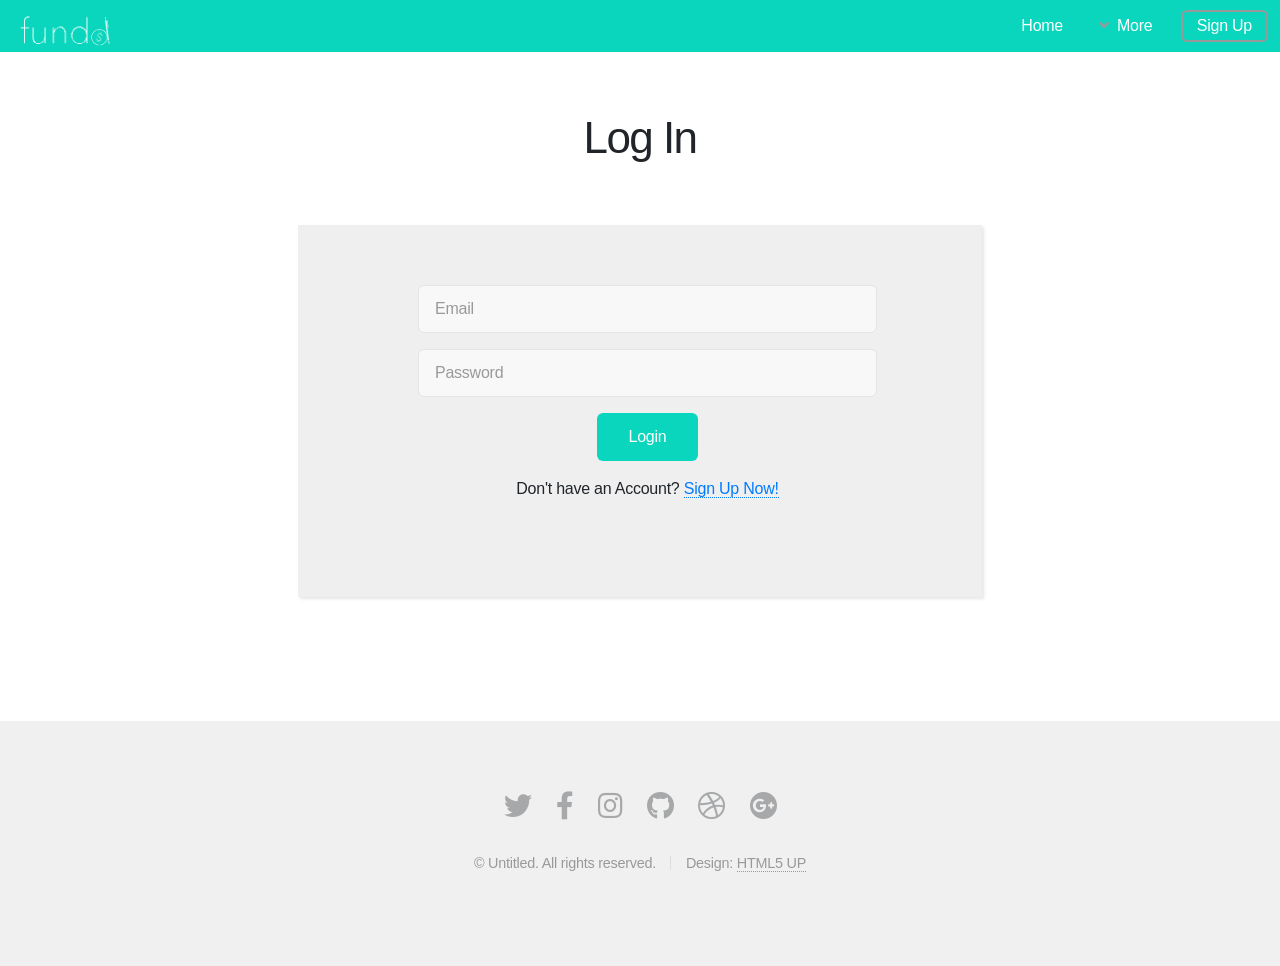
<file: login.html>
<!DOCTYPE HTML>
<html>
	<head>
		<title>Login - fundd</title>
		<meta charset="utf-8" />
		<meta name="viewport" content="width=device-width, initial-scale=1, user-scalable=no" />
		<link rel="stylesheet" href="assets/css/signup.css" />
	</head>
	<body class="is-preload">
		<div id="page-wrapper">

			<!-- Header -->
				<header id="header">
					<img src="images/logow2.png" height="125%"> 
					<nav id="nav">
						<ul>
							<li><a href="index.html">Home</a></li>
							<li>
								<a href="#" class="icon solid fa-angle-down">More</a>
								<ul>
									<li><a href="about.html">About</a></li>
									<li><a href="contact.html">Contact</a></li>
								</ul>
							</li>
							<li><a href="signup.html" class="button">Sign Up</a></li>
						</ul>
					</nav>
				</header>

			<!-- Main -->

			<link href="//maxcdn.bootstrapcdn.com/bootstrap/4.1.1/css/bootstrap.min.css" rel="stylesheet" id="bootstrap-css">
<script src="//maxcdn.bootstrapcdn.com/bootstrap/4.1.1/js/bootstrap.min.js"></script>
<script src="//cdnjs.cloudflare.com/ajax/libs/jquery/3.2.1/jquery.min.js"></script>
<!------ Include the above in your HEAD tag ---------->

<section id="main" class="container">
	<header>
		<h2>Log In</h2>
	</header>
	<form method="post" action="pdo_login.php" method="POST">
		<input type="hidden" name="action" value="register" />
		<div class="row gtr-50 gtr-uniform">
			<script type="text/javascript">
				function checkMailStatus(){
					//alert("came");
				var email=$("#email").val();// value in field email
				$.ajax({
					type:'post',
						url:'emailverify.php',// put your real file name 
						data:{email: email},
						success:function(msg){
							if(msg == "1") {
								alert("This account does not exist")
							}
						//alert(msg); // your message will come here.     
						}
				 });
				}
				
				</script>
			<div class="col-12">
				<input type="text" name="email" title="Email should contain alphanumeric characters, underscores, or periods followed by an @ and a domain name e.g. johnsmith@gmail.com" id="email" value="" placeholder="Email" onblur="checkMailStatus()" required/>
			</div>
			<div class="col-12">
				<input type="password" name="password" id="password" value="" title="Minimum eight characters one letter and one number." placeholder="Password" required/>
			</div>
			<div class="col-12">
				<ul class="actions special">
					<li><input type="Submit" value="Login" /></li>
				</ul>
			</div>
			<p class="col-12">Don't have an Account? <a href="signup.html"> Sign Up Now!</a></p>
		</div>
	</form>
</section>


			<!-- Footer -->
				<footer id="footer">
					<ul class="icons">
						<li><a href="#" class="icon brands fa-twitter"><span class="label">Twitter</span></a></li>
						<li><a href="#" class="icon brands fa-facebook-f"><span class="label">Facebook</span></a></li>
						<li><a href="#" class="icon brands fa-instagram"><span class="label">Instagram</span></a></li>
						<li><a href="#" class="icon brands fa-github"><span class="label">Github</span></a></li>
						<li><a href="#" class="icon brands fa-dribbble"><span class="label">Dribbble</span></a></li>
						<li><a href="#" class="icon brands fa-google-plus"><span class="label">Google+</span></a></li>
					</ul>
					<ul class="copyright">
						<li>&copy; Untitled. All rights reserved.</li><li>Design: <a href="http://html5up.net">HTML5 UP</a></li>
					</ul>
				</footer>

		</div>

		<!-- Scripts -->
			<script src="assets/js/jquery.min.js"></script>
			<script src="assets/js/jquery.dropotron.min.js"></script>
			<script src="assets/js/jquery.scrollex.min.js"></script>
			<script src="assets/js/browser.min.js"></script>
			<script src="assets/js/breakpoints.min.js"></script>
			<script src="assets/js/util.js"></script>
			<script src="assets/js/main.js"></script>

	</body>
</html>
</file>
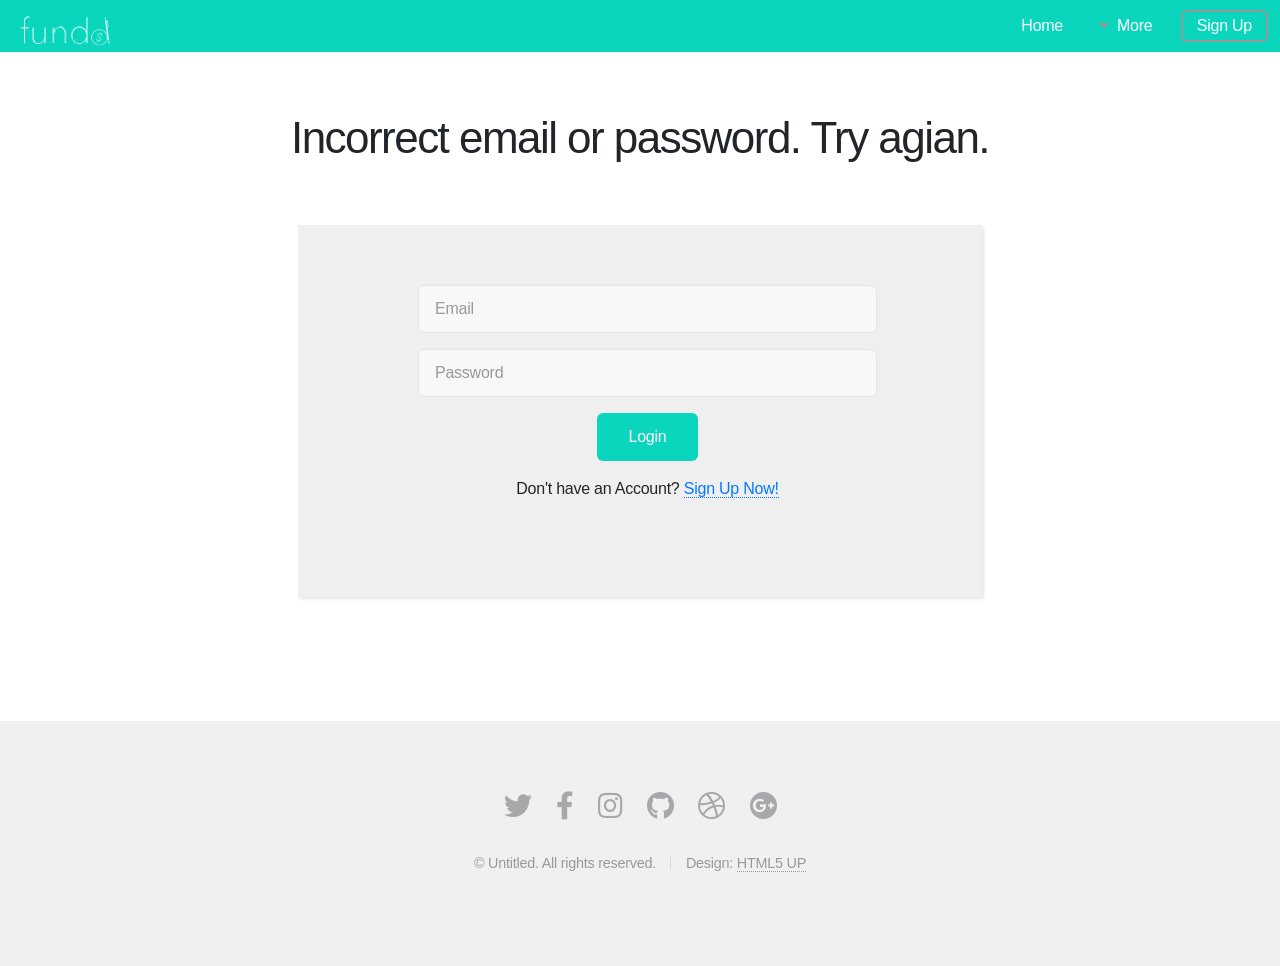
<file: loginl.html>
<!DOCTYPE HTML>
<html>
	<head>
		<title>Login - fundd</title>
		<meta charset="utf-8" />
		<meta name="viewport" content="width=device-width, initial-scale=1, user-scalable=no" />
		<link rel="stylesheet" href="assets/css/signup.css" />
	</head>
	<body class="is-preload">
		<div id="page-wrapper">

			<!-- Header -->
				<header id="header">
					<img src="images/logow2.png" height="125%"> 
					<nav id="nav">
						<ul>
							<li><a href="index.html">Home</a></li>
							<li>
								<a href="#" class="icon solid fa-angle-down">More</a>
								<ul>
									<li><a href="about.html">About</a></li>
									<li><a href="contact.html">Contact</a></li>
								</ul>
							</li>
							<li><a href="signup.html" class="button">Sign Up</a></li>
						</ul>
					</nav>
				</header>

			<!-- Main -->

			<link href="//maxcdn.bootstrapcdn.com/bootstrap/4.1.1/css/bootstrap.min.css" rel="stylesheet" id="bootstrap-css">
<script src="//maxcdn.bootstrapcdn.com/bootstrap/4.1.1/js/bootstrap.min.js"></script>
<script src="//cdnjs.cloudflare.com/ajax/libs/jquery/3.2.1/jquery.min.js"></script>
<!------ Include the above in your HEAD tag ---------->

<section id="main" class="container">
	<header>
		<h2>Incorrect email or password. Try agian.</h2>
	</header>
	<form method="post" action="pdo_login.php" method="POST">
		<input type="hidden" name="action" value="register" />
		<div class="row gtr-50 gtr-uniform">
			<script type="text/javascript">
				function checkMailStatus(){
					//alert("came");
				var email=$("#email").val();// value in field email
				$.ajax({
					type:'post',
						url:'emailverify.php',// put your real file name 
						data:{email: email},
						success:function(msg){
							if(msg == "1") {
								alert("This account does not exist")
							}
						//alert(msg); // your message will come here.     
						}
				 });
				}
				
				</script>
			<div class="col-12">
				<input type="text" name="email" id="email" value="" placeholder="Email" onblur="checkMailStatus()" required/>
			</div>
			<div class="col-12">
				<input type="password" name="password" id="password" value="" placeholder="Password" required/>
			</div>
			<div class="col-12">
				<ul class="actions special">
					<li><input type="Submit" value="Login" /></li>
				</ul>
			</div>
			<p class="col-12">Don't have an Account? <a href="signup.html"> Sign Up Now!</a></p>
		</div>
	</form>
</section>


			<!-- Footer -->
				<footer id="footer">
					<ul class="icons">
						<li><a href="#" class="icon brands fa-twitter"><span class="label">Twitter</span></a></li>
						<li><a href="#" class="icon brands fa-facebook-f"><span class="label">Facebook</span></a></li>
						<li><a href="#" class="icon brands fa-instagram"><span class="label">Instagram</span></a></li>
						<li><a href="#" class="icon brands fa-github"><span class="label">Github</span></a></li>
						<li><a href="#" class="icon brands fa-dribbble"><span class="label">Dribbble</span></a></li>
						<li><a href="#" class="icon brands fa-google-plus"><span class="label">Google+</span></a></li>
					</ul>
					<ul class="copyright">
						<li>&copy; Untitled. All rights reserved.</li><li>Design: <a href="http://html5up.net">HTML5 UP</a></li>
					</ul>
				</footer>

		</div>

		<!-- Scripts -->
			<script src="assets/js/jquery.min.js"></script>
			<script src="assets/js/jquery.dropotron.min.js"></script>
			<script src="assets/js/jquery.scrollex.min.js"></script>
			<script src="assets/js/browser.min.js"></script>
			<script src="assets/js/breakpoints.min.js"></script>
			<script src="assets/js/util.js"></script>
			<script src="assets/js/main.js"></script>

	</body>
</html>
</file>
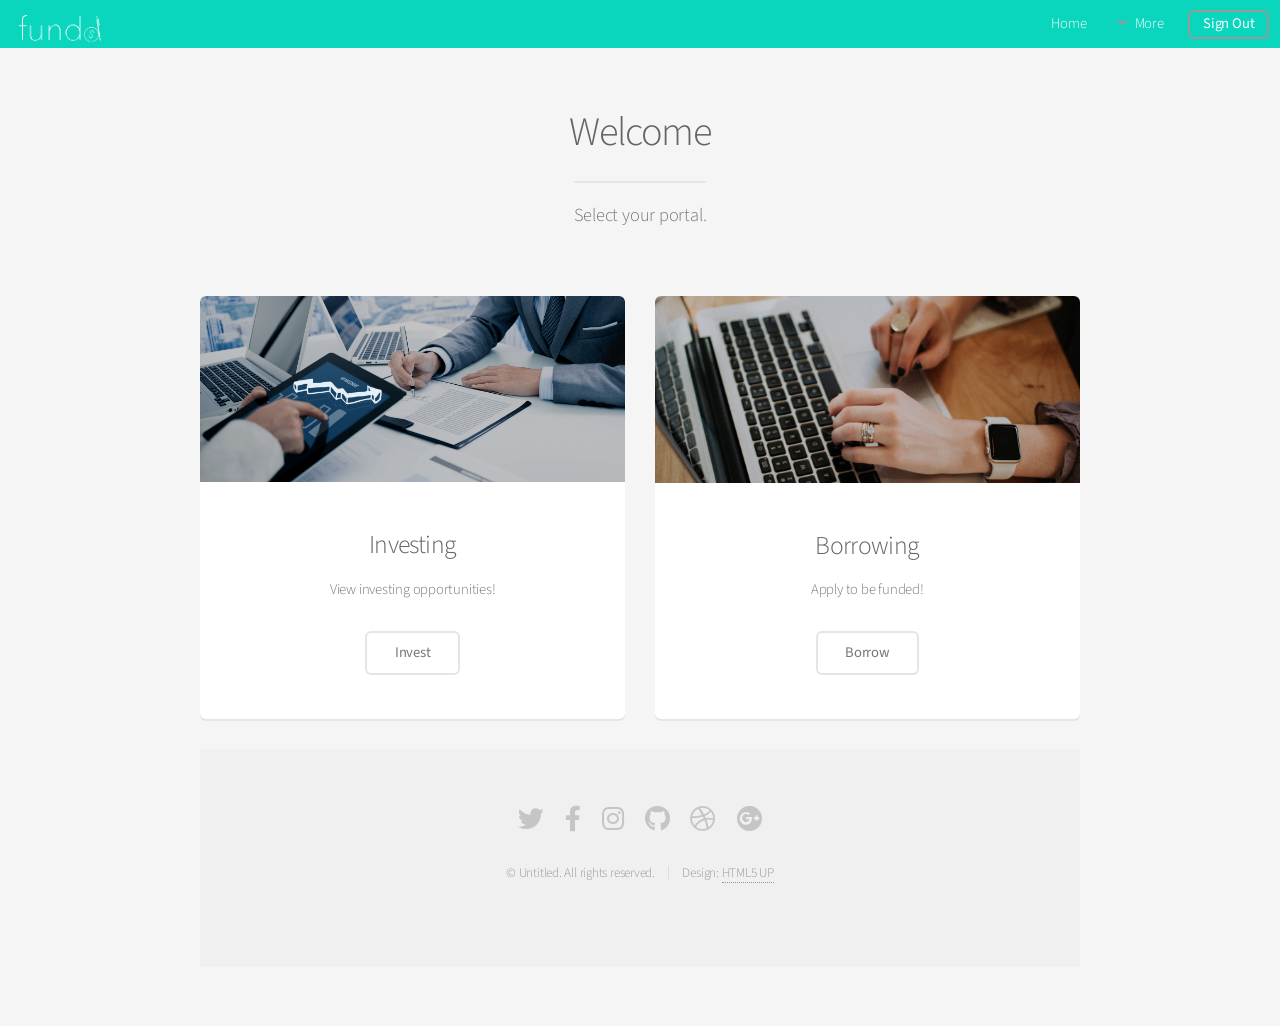
<file: member_home.html>
<!DOCTYPE HTML>
<html>
<head>
	<title>Welcome - fundd</title>
	<meta charset="utf-8" />
	<meta name="viewport" content="width=device-width, initial-scale=1, user-scalable=no" />
	<link rel="stylesheet" href="assets/css/main.css" />
</head>
<body class="is-preload">
    <div id="page-wrapper">

        <!-- Header -->
        <header id="header">
            <img src="images/logow2.png" height="125%">
            <nav id="nav">
                <ul>
                    <li><a href="index.html">Home</a></li>
                    <li>
                        <a href="#" class="icon solid fa-angle-down">More</a>
                        <ul>
                            <li><a href="about.html">About Us</a></li>
                            <li><a href="contact.html">Contact</a></li>
                        </ul>
                    </li>
                    <li><a href="logout.php" class="button">Sign Out</a></li>
                </ul>
            </nav>
        </header>

			<!-- Main -->
				<section id="main" class="container">
					<header>
						<h2>Welcome</h2>
						<p>Select your portal.</p>
					</header>
						<!-- <h3>John Freeman - $10</h3>
						<p>Click here to find out more about investing in John.</p>
                        <form action="https://test.bitpay.com/checkout" method="post">
                            <input type="hidden" name="action" value="checkout" />
                            <input type="hidden" name="posData" value="" />
                            <input type="hidden" name="data" value="qbAfM+webtfbPR6Y7T0S7Vv/43J9mXh5y4Rr9QO677BRYXpJpCGKrt7MAX+d4Ke9SQ8VlLPYwpPawFAQ8kMfMNhSGcGdNHwmBltbXDKSVX+3tgumwnkKehVkNr0jX1nlO16vqkJbeYqSqVl/IX6QoQ==" />
                            <input type="image" src="https://test.bitpay.com/cdn/en_US/bp-btn-pay-currencies.svg" name="submit" style="width: 168px" alt="BitPay, the easy way to pay with bitcoins.">
                          </form>
                        <div class="row">
							<div class="row-6 row-12-mobilep">
								<h3>Jane Doe - $15</h3>
								<p>Click here to find out more about investing in Jane.</p>
                                <form action="https://test.bitpay.com/checkout" method="post">
                                    <input type="hidden" name="action" value="checkout" />
                                    <input type="hidden" name="posData" value="" />
                                    <input type="hidden" name="data" value="qbAfM+webtfbPR6Y7T0S7Vv/43J9mXh5y4Rr9QO677BRYXpJpCGKrt7MAX+d4Ke90Wc/uyonmhvkuPQ83AA7U1W39T5hObTRWLEmvS7lG79qaiKSB++mO3bpZPiYMCc8RGJIr6v+vXHxT2VbjPoM5g==" />
                                    <input type="image" src="https://test.bitpay.com/cdn/en_US/bp-btn-pay-currencies.svg" name="submit" style="width: 168px" alt="BitPay, the easy way to pay with bitcoins.">
                                  </form>
                            </div>
						</div>
                    </div> -->
                    
					<div class="row">
						<div class="col-6 col-12-narrower">

							<section class="box special">
								<span class="image featured"><img src="images/pic021.jpg" alt="" /></span>
								<h3>Investing</h3>
								<p>View investing opportunities!</p>
								<ul class="actions special">
									<li><a href="invest.html" class="button alt">Invest</a></li>
								</ul>
							</section>

						</div>
						<div class="col-6 col-12-narrower">

							<section class="box special">
								<span class="image featured"><img src="images/pic031.jpg" alt="" /></span>
								<h3>Borrowing</h3>
								<p>Apply to be funded!</p>
								<ul class="actions special">
									<li><a href="borrow.html" class="button alt">Borrow</a></li>
								</ul>
							</section>

						</div>
					</div>

			<!-- Footer -->
				<footer id="footer">
					<ul class="icons">
						<li><a href="#" class="icon brands fa-twitter"><span class="label">Twitter</span></a></li>
						<li><a href="#" class="icon brands fa-facebook-f"><span class="label">Facebook</span></a></li>
						<li><a href="#" class="icon brands fa-instagram"><span class="label">Instagram</span></a></li>
						<li><a href="#" class="icon brands fa-github"><span class="label">Github</span></a></li>
						<li><a href="#" class="icon brands fa-dribbble"><span class="label">Dribbble</span></a></li>
						<li><a href="#" class="icon brands fa-google-plus"><span class="label">Google+</span></a></li>
					</ul>
					<ul class="copyright">
						<li>&copy; Untitled. All rights reserved.</li><li>Design: <a href="http://html5up.net">HTML5 UP</a></li>
					</ul>
				</footer>

		</div>

		<!-- Scripts -->
			<script src="assets/js/jquery.min.js"></script>
			<script src="assets/js/jquery.dropotron.min.js"></script>
			<script src="assets/js/jquery.scrollex.min.js"></script>
			<script src="assets/js/browser.min.js"></script>
			<script src="assets/js/breakpoints.min.js"></script>
			<script src="assets/js/util.js"></script>
			<script src="assets/js/main.js"></script>

	</body>
</html>
</file>
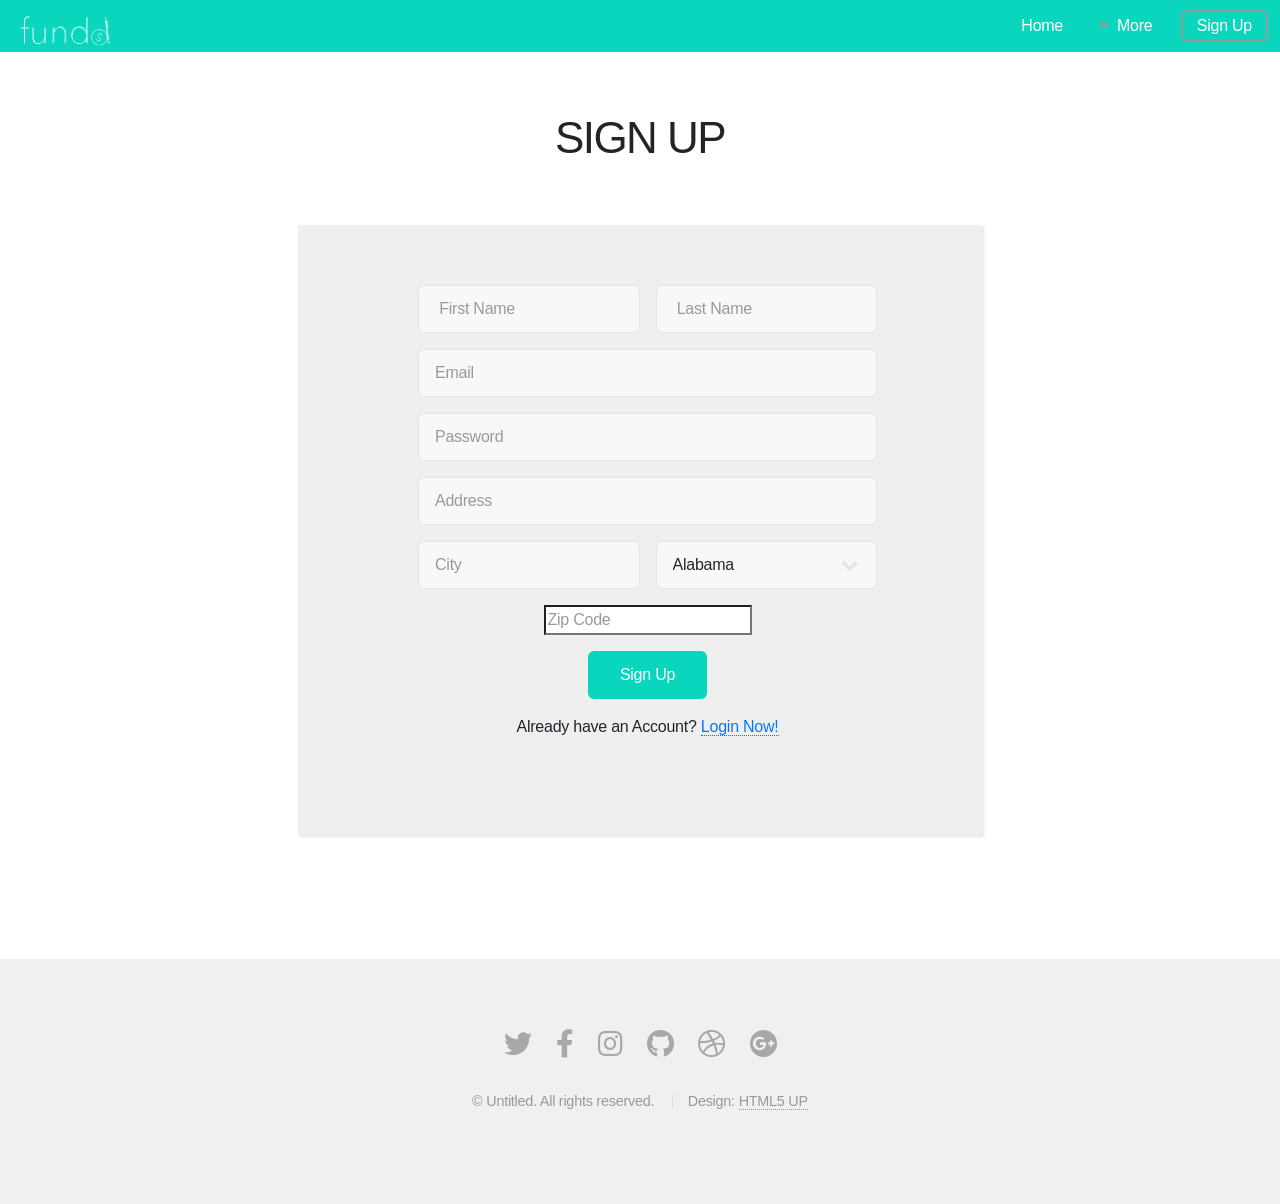
<file: signup.html>
﻿<!DOCTYPE HTML>
<html>
<head>
	<title>Sign Up - fundd</title>
	<meta charset="utf-8" />
	<meta name="viewport" content="width=device-width, initial-scale=1, user-scalable=no" />
	<link rel="stylesheet" href="assets/css/signup.css" />
</head>
<body class="is-preload">
    <div id="page-wrapper">

        <!-- Header -->
        <header id="header">
            <img src="images/logow2.png" height="125%">
            <nav id="nav">
                <ul>
                    <li><a href="index.html">Home</a></li>
                    <li>
                        <a href="#" class="icon solid fa-angle-down">More</a>
                        <ul>
                            <li><a href="about.html">About</a></li>
                            <li><a href="contact.html">Contact</a></li>
                        </ul>
                    </li>
                    <li><a href="signup.html" class="button">Sign Up</a></li>
                </ul>
            </nav>
        </header>

        <!-- Main -->

        <link href="//maxcdn.bootstrapcdn.com/bootstrap/4.1.1/css/bootstrap.min.css" rel="stylesheet" id="bootstrap-css">
        <script src="//maxcdn.bootstrapcdn.com/bootstrap/4.1.1/js/bootstrap.min.js"></script>
        <script src="//cdnjs.cloudflare.com/ajax/libs/jquery/3.2.1/jquery.min.js"></script>
        <!------ Include the above in your HEAD tag ---------->


        <section id="main" class="container">
            <header>
                <h2>SIGN UP</h2>
            </header>
            <form method="post" action="PersonInsertAndMail.php" method="POST">
                <input type="hidden" name="action" value="register" />
                <div class="row gtr-50 gtr-uniform">
                    <div class="col-6 col-12-mobilep">
                        <input type="text" name="firstname" pattern="[a-zA-Z]+" title="First name should only contain letters e.g. John" id="firstname" value="" placeholder=" First Name" required/>
                    </div>
                    <div class="col-6 col-12-mobilep">
                        <input type="text" name="lastname" pattern="[a-zA-Z]+" title="Last name should only contain letters e.g. Smith" id="lastname" value="" placeholder=" Last Name" required/>
                    </div>
                    <script type="text/javascript">
                        function checkMailStatus(){
                            //alert("came");
                        var email=$("#email").val();// value in field email
                        $.ajax({
                            type:'post',
                                url:'emailverify.php',// put your real file name 
                                data:{email: email},
                                success:function(msg){
                                    if(msg == "0") {
                                        alert("This email is already taken!")
                                    }
                                //alert(msg); // your message will come here.     
                                }
                         });
                        }
                        
                        </script>
                    <div class="col-12">
                        <input type="text" name="email" pattern="[a-zA-Z0-9_.+]+@[a-zA-Z0-9-]+[.][a-zA-Z]+" title="Email should contain alphanumeric characters, underscores, or periods followed by an @ and a domain name e.g. johnsmith@gmail.com" id="email" value="" placeholder="Email" onblur="checkMailStatus()" required/>
                    </div>
                    <div class="col-12">
                        <input type="password" name="password" pattern="^(?=.*[A-Za-z])(?=.*\d)[A-Za-z\d]{8,}$" id="password" value="" title="Minimum eight characters one letter and one number." placeholder="Password" required/>
                    </div>
                    <div class="col-12">
                        <input type="text" name="address" pattern="[0-9]+[ A-Za-z.* ]+" title="Address should be numbers followed by the street name e.g. 1819 Jefferson Park Ave." id="address" value="" placeholder="Address" required />
                    </div>
                    <div class="col-6 col-12-mobilep">
                        <input type="text" name="city" pattern="[a-zA-Z]+" title="City should only contain letters" id="city" value="" placeholder="City" required/>
                    </div>
                    <div class="col-6 col-12-mobilep">
                        <select name = "State">
                            <option value="AL">Alabama</option>
                            <option value="AK">Alaska</option>
                            <option value="AZ">Arizona</option>
                            <option value="AR">Arkansas</option>
                            <option value="CA">California</option>
                            <option value="CO">Colorado</option>
                            <option value="CT">Connecticut</option>
                            <option value="DE">Delaware</option>
                            <option value="DC">District Of Columbia</option>
                            <option value="FL">Florida</option>
                            <option value="GA">Georgia</option>
                            <option value="HI">Hawaii</option>
                            <option value="ID">Idaho</option>
                            <option value="IL">Illinois</option>
                            <option value="IN">Indiana</option>
                            <option value="IA">Iowa</option>
                            <option value="KS">Kansas</option>
                            <option value="KY">Kentucky</option>
                            <option value="LA">Louisiana</option>
                            <option value="ME">Maine</option>
                            <option value="MD">Maryland</option>
                            <option value="MA">Massachusetts</option>
                            <option value="MI">Michigan</option>
                            <option value="MN">Minnesota</option>
                            <option value="MS">Mississippi</option>
                            <option value="MO">Missouri</option>
                            <option value="MT">Montana</option>
                            <option value="NE">Nebraska</option>
                            <option value="NV">Nevada</option>
                            <option value="NH">New Hampshire</option>
                            <option value="NJ">New Jersey</option>
                            <option value="NM">New Mexico</option>
                            <option value="NY">New York</option>
                            <option value="NC">North Carolina</option>
                            <option value="ND">North Dakota</option>
                            <option value="OH">Ohio</option>
                            <option value="OK">Oklahoma</option>
                            <option value="OR">Oregon</option>
                            <option value="PA">Pennsylvania</option>
                            <option value="RI">Rhode Island</option>
                            <option value="SC">South Carolina</option>
                            <option value="SD">South Dakota</option>
                            <option value="TN">Tennessee</option>
                            <option value="TX">Texas</option>
                            <option value="UT">Utah</option>
                            <option value="VT">Vermont</option>
                            <option value="VA">Virginia</option>
                            <option value="WA">Washington</option>
                            <option value="WV">West Virginia</option>
                            <option value="WI">Wisconsin</option>
                            <option value="WY">Wyoming</option>
                        </select>
                    </div>
                    <div class="col-12">
                        <input type="zipcode" name="zipcode" pattern="[0-9]{5}" title="Zipcode should contain 5 numbers" id="zipcode" value="" placeholder="Zip Code" required/>
                    </div>
                    <div class="col-12">
                        <ul class="actions special">
                            <li><input type="Submit" value="Sign Up" /></li>
                        </ul>
                    </div>
                    <p class="col-12">Already have an Account? <a href="login.html"> Login Now!</a></p>
                </div>
            </form>
        </section>
        <!-- Footer -->
        <footer id="footer">
            <ul class="icons">
                <li><a href="#" class="icon brands fa-twitter"><span class="label">Twitter</span></a></li>
                <li><a href="#" class="icon brands fa-facebook-f"><span class="label">Facebook</span></a></li>
                <li><a href="#" class="icon brands fa-instagram"><span class="label">Instagram</span></a></li>
                <li><a href="#" class="icon brands fa-github"><span class="label">Github</span></a></li>
                <li><a href="#" class="icon brands fa-dribbble"><span class="label">Dribbble</span></a></li>
                <li><a href="#" class="icon brands fa-google-plus"><span class="label">Google+</span></a></li>
            </ul>
            <ul class="copyright">
                <li>&copy; Untitled. All rights reserved.</li>
                <li>Design: <a href="http://html5up.net">HTML5 UP</a></li>
            </ul>
        </footer>

    </div>

<!-- Scripts -->
<script src="assets/js/jquery.min.js"></script>
<script src="assets/js/jquery.dropotron.min.js"></script>
<script src="assets/js/jquery.scrollex.min.js"></script>
<script src="assets/js/browser.min.js"></script>
<script src="assets/js/breakpoints.min.js"></script>
<script src="assets/js/util.js"></script>
<script src="assets/js/main.js"></script>

</body>
</html>
</file>
<file: assets/css/main.css>
@import url("fontawesome-all.min.css");
@import url("https://fonts.googleapis.com/css?family=Source+Sans+Pro:300,400,300italic,400italic");

/*
	Alpha by HTML5 UP
	html5up.net | @ajlkn
	Free for personal and commercial use under the CCA 3.0 license (html5up.net/license)
*/

/* Reset */

/* Based on meyerweb.com/eric/tools/css/reset (v2.0 | 20110126 | License: public domain) */

	html, body, div, span, applet, object,
	iframe, h1, h2, h3, h4, h5, h6, p, blockquote,
	pre, a, abbr, acronym, address, big, cite,
	code, del, dfn, em, img, ins, kbd, q, s, samp,
	small, strike, strong, sub, sup, tt, var, b,
	u, i, center, dl, dt, dd, ol, ul, li, fieldset,
	form, label, legend, table, caption, tbody,
	tfoot, thead, tr, th, td, article, aside,
	canvas, details, embed, figure, figcaption,
	footer, header, hgroup, menu, nav, output, ruby,
	section, summary, time, mark, audio, video {
		margin: 0;
		padding: 0;
		border: 0;
		font-size: 100%;
		font: inherit;
		vertical-align: baseline;
	}

	article, aside, details, figcaption, figure,
	footer, header, hgroup, menu, nav, section {
		display: block;
	}

	body {
		line-height: 1;
	}

	ol, ul {
		list-style: none;
	}

	blockquote, q {
		quotes: none;
	}

		blockquote:before, blockquote:after, q:before, q:after {
			content: '';
			content: none;
		}

	table {
		border-collapse: collapse;
		border-spacing: 0;
	}

	body {
		-webkit-text-size-adjust: none;
	}

	mark {
		background-color: transparent;
		color: inherit;
	}

	input::-moz-focus-inner {
		border: 0;
		padding: 0;
	}

	input, select, textarea {
		-moz-appearance: none;
		-webkit-appearance: none;
		-ms-appearance: none;
		appearance: none;
	}

/* Basic */

	@-ms-viewport {
		width: device-width;
	}

	body {
		-ms-overflow-style: scrollbar;
	}

	@media screen and (max-width: 480px) {

		html, body {
			min-width: 320px;
		}

	}

	html {
		box-sizing: border-box;
	}

	*, *:before, *:after {
		box-sizing: inherit;
	}

	body {
		background: #f5f5f5;
	}

	body, input, select, textarea {
		color: #777;
		font-family: "Source Sans Pro", sans-serif;
		font-size: 16pt;
		font-weight: 300;
		line-height: 1.65em;
		letter-spacing: -0.015em;
	}

	a {
		-moz-transition: color 0.2s ease-in-out, border-bottom-color 0.2s ease-in-out;
		-webkit-transition: color 0.2s ease-in-out, border-bottom-color 0.2s ease-in-out;
		-ms-transition: color 0.2s ease-in-out, border-bottom-color 0.2s ease-in-out;
		transition: color 0.2s ease-in-out, border-bottom-color 0.2s ease-in-out;
		border-bottom: dotted 1px;
		color: #09d6bd;
		text-decoration: none;
	}

		a:hover {
			border-bottom-color: transparent;
		}

	strong, b {
		color: #646464;
		font-weight: 400;
	}

	em, i {
		font-style: italic;
	}

	p {
		margin: 0 0 2em 0;
	}

	h1, h2, h3, h4, h5, h6 {
		color: #646464;
		font-weight: 300;
		line-height: 1em;
		margin: 0 0 0.5em 0;
	}

		h1 a, h2 a, h3 a, h4 a, h5 a, h6 a {
			color: inherit;
			text-decoration: none;
		}

	h2 {
		font-size: 2.25em;
		line-height: 1.5em;
		letter-spacing: -0.035em;
	}

	h3 {
		font-size: 1.75em;
		line-height: 1.5em;
		letter-spacing: -0.025em;
	}

	h4 {
		font-size: 1.1em;
		line-height: 1.5em;
		letter-spacing: 0;
	}

	h5 {
		font-size: 0.9em;
		line-height: 1.5em;
		letter-spacing: 0;
	}

	h6 {
		font-size: 0.7em;
		line-height: 1.5em;
		letter-spacing: 0;
	}

	sub {
		font-size: 0.8em;
		position: relative;
		top: 0.5em;
	}

	sup {
		font-size: 0.8em;
		position: relative;
		top: -0.5em;
	}

	hr {
		border: 0;
		border-bottom: solid 2px #e5e5e5;
		margin: 2em 0;
	}

		hr.major {
			margin: 3em 0;
		}

	blockquote {
		border-left: solid 4px #e5e5e5;
		font-style: italic;
		margin: 0 0 2em 0;
		padding: 0.5em 0 0.5em 2em;
	}

	pre {
		-webkit-overflow-scrolling: touch;
		background: #f8f8f8;
		border-radius: 6px;
		border: solid 1px #e5e5e5;
		font-family: monospace;
		font-size: 0.9em;
		line-height: 1.75em;
		margin: 0 0 2em 0;
		overflow-x: auto;
		padding: 1em 1.5em;
	}

	code {
		background: #f8f8f8;
		border-radius: 6px;
		border: solid 1px #e5e5e5;
		font-family: monospace;
		font-size: 0.9em;
		margin: 0 0.25em;
		padding: 0.25em 0.65em;
	}

	.align-left {
		text-align: left;
	}

	.align-center {
		text-align: center;
	}

	.align-right {
		text-align: right;
	}

/* Row */

	.row {
		display: flex;
		flex-wrap: wrap;
		box-sizing: border-box;
		align-items: stretch;
	}

		.row > * {
			box-sizing: border-box;
		}

		.row.gtr-uniform > * > :last-child {
			margin-bottom: 0;
		}

		.row.aln-left {
			justify-content: flex-start;
		}

		.row.aln-center {
			justify-content: center;
		}

		.row.aln-right {
			justify-content: flex-end;
		}

		.row.aln-top {
			align-items: flex-start;
		}

		.row.aln-middle {
			align-items: center;
		}

		.row.aln-bottom {
			align-items: flex-end;
		}

		.row > .imp {
			order: -1;
		}

		.row > .col-1 {
			width: 8.33333%;
		}

		.row > .off-1 {
			margin-left: 8.33333%;
		}

		.row > .col-2 {
			width: 16.66667%;
		}

		.row > .off-2 {
			margin-left: 16.66667%;
		}

		.row > .col-3 {
			width: 25%;
		}

		.row > .off-3 {
			margin-left: 25%;
		}

		.row > .col-4 {
			width: 33.33333%;
		}

		.row > .off-4 {
			margin-left: 33.33333%;
		}

		.row > .col-5 {
			width: 41.66667%;
		}

		.row > .off-5 {
			margin-left: 41.66667%;
		}

		.row > .col-6 {
			width: 50%;
		}

		.row > .off-6 {
			margin-left: 50%;
		}

		.row > .col-7 {
			width: 58.33333%;
		}

		.row > .off-7 {
			margin-left: 58.33333%;
		}

		.row > .col-8 {
			width: 66.66667%;
		}

		.row > .off-8 {
			margin-left: 66.66667%;
		}

		.row > .col-9 {
			width: 75%;
		}

		.row > .off-9 {
			margin-left: 75%;
		}

		.row > .col-10 {
			width: 83.33333%;
		}

		.row > .off-10 {
			margin-left: 83.33333%;
		}

		.row > .col-11 {
			width: 91.66667%;
		}

		.row > .off-11 {
			margin-left: 91.66667%;
		}

		.row > .col-12 {
			width: 100%;
		}

		.row > .off-12 {
			margin-left: 100%;
		}

		.row.gtr-0 {
			margin-top: 0;
			margin-left: 0em;
		}

			.row.gtr-0 > * {
				padding: 0 0 0 0em;
			}

			.row.gtr-0.gtr-uniform {
				margin-top: 0em;
			}

				.row.gtr-0.gtr-uniform > * {
					padding-top: 0em;
				}

		.row.gtr-25 {
			margin-top: 0;
			margin-left: -0.5em;
		}

			.row.gtr-25 > * {
				padding: 0 0 0 0.5em;
			}

			.row.gtr-25.gtr-uniform {
				margin-top: -0.5em;
			}

				.row.gtr-25.gtr-uniform > * {
					padding-top: 0.5em;
				}

		.row.gtr-50 {
			margin-top: 0;
			margin-left: -1em;
		}

			.row.gtr-50 > * {
				padding: 0 0 0 1em;
			}

			.row.gtr-50.gtr-uniform {
				margin-top: -1em;
			}

				.row.gtr-50.gtr-uniform > * {
					padding-top: 1em;
				}

		.row {
			margin-top: 0;
			margin-left: -2em;
		}

			.row > * {
				padding: 0 0 0 2em;
			}

			.row.gtr-uniform {
				margin-top: -2em;
			}

				.row.gtr-uniform > * {
					padding-top: 2em;
				}

		.row.gtr-150 {
			margin-top: 0;
			margin-left: -3em;
		}

			.row.gtr-150 > * {
				padding: 0 0 0 3em;
			}

			.row.gtr-150.gtr-uniform {
				margin-top: -3em;
			}

				.row.gtr-150.gtr-uniform > * {
					padding-top: 3em;
				}

		.row.gtr-200 {
			margin-top: 0;
			margin-left: -4em;
		}

			.row.gtr-200 > * {
				padding: 0 0 0 4em;
			}

			.row.gtr-200.gtr-uniform {
				margin-top: -4em;
			}

				.row.gtr-200.gtr-uniform > * {
					padding-top: 4em;
				}

		@media screen and (max-width: 1680px) {

			.row {
				display: flex;
				flex-wrap: wrap;
				box-sizing: border-box;
				align-items: stretch;
			}

				.row > * {
					box-sizing: border-box;
				}

				.row.gtr-uniform > * > :last-child {
					margin-bottom: 0;
				}

				.row.aln-left {
					justify-content: flex-start;
				}

				.row.aln-center {
					justify-content: center;
				}

				.row.aln-right {
					justify-content: flex-end;
				}

				.row.aln-top {
					align-items: flex-start;
				}

				.row.aln-middle {
					align-items: center;
				}

				.row.aln-bottom {
					align-items: flex-end;
				}

				.row > .imp-wide {
					order: -1;
				}

				.row > .col-1-wide {
					width: 8.33333%;
				}

				.row > .off-1-wide {
					margin-left: 8.33333%;
				}

				.row > .col-2-wide {
					width: 16.66667%;
				}

				.row > .off-2-wide {
					margin-left: 16.66667%;
				}

				.row > .col-3-wide {
					width: 25%;
				}

				.row > .off-3-wide {
					margin-left: 25%;
				}

				.row > .col-4-wide {
					width: 33.33333%;
				}

				.row > .off-4-wide {
					margin-left: 33.33333%;
				}

				.row > .col-5-wide {
					width: 41.66667%;
				}

				.row > .off-5-wide {
					margin-left: 41.66667%;
				}

				.row > .col-6-wide {
					width: 50%;
				}

				.row > .off-6-wide {
					margin-left: 50%;
				}

				.row > .col-7-wide {
					width: 58.33333%;
				}

				.row > .off-7-wide {
					margin-left: 58.33333%;
				}

				.row > .col-8-wide {
					width: 66.66667%;
				}

				.row > .off-8-wide {
					margin-left: 66.66667%;
				}

				.row > .col-9-wide {
					width: 75%;
				}

				.row > .off-9-wide {
					margin-left: 75%;
				}

				.row > .col-10-wide {
					width: 83.33333%;
				}

				.row > .off-10-wide {
					margin-left: 83.33333%;
				}

				.row > .col-11-wide {
					width: 91.66667%;
				}

				.row > .off-11-wide {
					margin-left: 91.66667%;
				}

				.row > .col-12-wide {
					width: 100%;
				}

				.row > .off-12-wide {
					margin-left: 100%;
				}

				.row.gtr-0 {
					margin-top: 0;
					margin-left: 0em;
				}

					.row.gtr-0 > * {
						padding: 0 0 0 0em;
					}

					.row.gtr-0.gtr-uniform {
						margin-top: 0em;
					}

						.row.gtr-0.gtr-uniform > * {
							padding-top: 0em;
						}

				.row.gtr-25 {
					margin-top: 0;
					margin-left: -0.5em;
				}

					.row.gtr-25 > * {
						padding: 0 0 0 0.5em;
					}

					.row.gtr-25.gtr-uniform {
						margin-top: -0.5em;
					}

						.row.gtr-25.gtr-uniform > * {
							padding-top: 0.5em;
						}

				.row.gtr-50 {
					margin-top: 0;
					margin-left: -1em;
				}

					.row.gtr-50 > * {
						padding: 0 0 0 1em;
					}

					.row.gtr-50.gtr-uniform {
						margin-top: -1em;
					}

						.row.gtr-50.gtr-uniform > * {
							padding-top: 1em;
						}

				.row {
					margin-top: 0;
					margin-left: -2em;
				}

					.row > * {
						padding: 0 0 0 2em;
					}

					.row.gtr-uniform {
						margin-top: -2em;
					}

						.row.gtr-uniform > * {
							padding-top: 2em;
						}

				.row.gtr-150 {
					margin-top: 0;
					margin-left: -3em;
				}

					.row.gtr-150 > * {
						padding: 0 0 0 3em;
					}

					.row.gtr-150.gtr-uniform {
						margin-top: -3em;
					}

						.row.gtr-150.gtr-uniform > * {
							padding-top: 3em;
						}

				.row.gtr-200 {
					margin-top: 0;
					margin-left: -4em;
				}

					.row.gtr-200 > * {
						padding: 0 0 0 4em;
					}

					.row.gtr-200.gtr-uniform {
						margin-top: -4em;
					}

						.row.gtr-200.gtr-uniform > * {
							padding-top: 4em;
						}

		}

		@media screen and (max-width: 1280px) {

			.row {
				display: flex;
				flex-wrap: wrap;
				box-sizing: border-box;
				align-items: stretch;
			}

				.row > * {
					box-sizing: border-box;
				}

				.row.gtr-uniform > * > :last-child {
					margin-bottom: 0;
				}

				.row.aln-left {
					justify-content: flex-start;
				}

				.row.aln-center {
					justify-content: center;
				}

				.row.aln-right {
					justify-content: flex-end;
				}

				.row.aln-top {
					align-items: flex-start;
				}

				.row.aln-middle {
					align-items: center;
				}

				.row.aln-bottom {
					align-items: flex-end;
				}

				.row > .imp-normal {
					order: -1;
				}

				.row > .col-1-normal {
					width: 8.33333%;
				}

				.row > .off-1-normal {
					margin-left: 8.33333%;
				}

				.row > .col-2-normal {
					width: 16.66667%;
				}

				.row > .off-2-normal {
					margin-left: 16.66667%;
				}

				.row > .col-3-normal {
					width: 25%;
				}

				.row > .off-3-normal {
					margin-left: 25%;
				}

				.row > .col-4-normal {
					width: 33.33333%;
				}

				.row > .off-4-normal {
					margin-left: 33.33333%;
				}

				.row > .col-5-normal {
					width: 41.66667%;
				}

				.row > .off-5-normal {
					margin-left: 41.66667%;
				}

				.row > .col-6-normal {
					width: 50%;
				}

				.row > .off-6-normal {
					margin-left: 50%;
				}

				.row > .col-7-normal {
					width: 58.33333%;
				}

				.row > .off-7-normal {
					margin-left: 58.33333%;
				}

				.row > .col-8-normal {
					width: 66.66667%;
				}

				.row > .off-8-normal {
					margin-left: 66.66667%;
				}

				.row > .col-9-normal {
					width: 75%;
				}

				.row > .off-9-normal {
					margin-left: 75%;
				}

				.row > .col-10-normal {
					width: 83.33333%;
				}

				.row > .off-10-normal {
					margin-left: 83.33333%;
				}

				.row > .col-11-normal {
					width: 91.66667%;
				}

				.row > .off-11-normal {
					margin-left: 91.66667%;
				}

				.row > .col-12-normal {
					width: 100%;
				}

				.row > .off-12-normal {
					margin-left: 100%;
				}

				.row.gtr-0 {
					margin-top: 0;
					margin-left: 0em;
				}

					.row.gtr-0 > * {
						padding: 0 0 0 0em;
					}

					.row.gtr-0.gtr-uniform {
						margin-top: 0em;
					}

						.row.gtr-0.gtr-uniform > * {
							padding-top: 0em;
						}

				.row.gtr-25 {
					margin-top: 0;
					margin-left: -0.5em;
				}

					.row.gtr-25 > * {
						padding: 0 0 0 0.5em;
					}

					.row.gtr-25.gtr-uniform {
						margin-top: -0.5em;
					}

						.row.gtr-25.gtr-uniform > * {
							padding-top: 0.5em;
						}

				.row.gtr-50 {
					margin-top: 0;
					margin-left: -1em;
				}

					.row.gtr-50 > * {
						padding: 0 0 0 1em;
					}

					.row.gtr-50.gtr-uniform {
						margin-top: -1em;
					}

						.row.gtr-50.gtr-uniform > * {
							padding-top: 1em;
						}

				.row {
					margin-top: 0;
					margin-left: -2em;
				}

					.row > * {
						padding: 0 0 0 2em;
					}

					.row.gtr-uniform {
						margin-top: -2em;
					}

						.row.gtr-uniform > * {
							padding-top: 2em;
						}

				.row.gtr-150 {
					margin-top: 0;
					margin-left: -3em;
				}

					.row.gtr-150 > * {
						padding: 0 0 0 3em;
					}

					.row.gtr-150.gtr-uniform {
						margin-top: -3em;
					}

						.row.gtr-150.gtr-uniform > * {
							padding-top: 3em;
						}

				.row.gtr-200 {
					margin-top: 0;
					margin-left: -4em;
				}

					.row.gtr-200 > * {
						padding: 0 0 0 4em;
					}

					.row.gtr-200.gtr-uniform {
						margin-top: -4em;
					}

						.row.gtr-200.gtr-uniform > * {
							padding-top: 4em;
						}

		}

		@media screen and (max-width: 980px) {

			.row {
				display: flex;
				flex-wrap: wrap;
				box-sizing: border-box;
				align-items: stretch;
			}

				.row > * {
					box-sizing: border-box;
				}

				.row.gtr-uniform > * > :last-child {
					margin-bottom: 0;
				}

				.row.aln-left {
					justify-content: flex-start;
				}

				.row.aln-center {
					justify-content: center;
				}

				.row.aln-right {
					justify-content: flex-end;
				}

				.row.aln-top {
					align-items: flex-start;
				}

				.row.aln-middle {
					align-items: center;
				}

				.row.aln-bottom {
					align-items: flex-end;
				}

				.row > .imp-narrow {
					order: -1;
				}

				.row > .col-1-narrow {
					width: 8.33333%;
				}

				.row > .off-1-narrow {
					margin-left: 8.33333%;
				}

				.row > .col-2-narrow {
					width: 16.66667%;
				}

				.row > .off-2-narrow {
					margin-left: 16.66667%;
				}

				.row > .col-3-narrow {
					width: 25%;
				}

				.row > .off-3-narrow {
					margin-left: 25%;
				}

				.row > .col-4-narrow {
					width: 33.33333%;
				}

				.row > .off-4-narrow {
					margin-left: 33.33333%;
				}

				.row > .col-5-narrow {
					width: 41.66667%;
				}

				.row > .off-5-narrow {
					margin-left: 41.66667%;
				}

				.row > .col-6-narrow {
					width: 50%;
				}

				.row > .off-6-narrow {
					margin-left: 50%;
				}

				.row > .col-7-narrow {
					width: 58.33333%;
				}

				.row > .off-7-narrow {
					margin-left: 58.33333%;
				}

				.row > .col-8-narrow {
					width: 66.66667%;
				}

				.row > .off-8-narrow {
					margin-left: 66.66667%;
				}

				.row > .col-9-narrow {
					width: 75%;
				}

				.row > .off-9-narrow {
					margin-left: 75%;
				}

				.row > .col-10-narrow {
					width: 83.33333%;
				}

				.row > .off-10-narrow {
					margin-left: 83.33333%;
				}

				.row > .col-11-narrow {
					width: 91.66667%;
				}

				.row > .off-11-narrow {
					margin-left: 91.66667%;
				}

				.row > .col-12-narrow {
					width: 100%;
				}

				.row > .off-12-narrow {
					margin-left: 100%;
				}

				.row.gtr-0 {
					margin-top: 0;
					margin-left: 0em;
				}

					.row.gtr-0 > * {
						padding: 0 0 0 0em;
					}

					.row.gtr-0.gtr-uniform {
						margin-top: 0em;
					}

						.row.gtr-0.gtr-uniform > * {
							padding-top: 0em;
						}

				.row.gtr-25 {
					margin-top: 0;
					margin-left: -0.5em;
				}

					.row.gtr-25 > * {
						padding: 0 0 0 0.5em;
					}

					.row.gtr-25.gtr-uniform {
						margin-top: -0.5em;
					}

						.row.gtr-25.gtr-uniform > * {
							padding-top: 0.5em;
						}

				.row.gtr-50 {
					margin-top: 0;
					margin-left: -1em;
				}

					.row.gtr-50 > * {
						padding: 0 0 0 1em;
					}

					.row.gtr-50.gtr-uniform {
						margin-top: -1em;
					}

						.row.gtr-50.gtr-uniform > * {
							padding-top: 1em;
						}

				.row {
					margin-top: 0;
					margin-left: -2em;
				}

					.row > * {
						padding: 0 0 0 2em;
					}

					.row.gtr-uniform {
						margin-top: -2em;
					}

						.row.gtr-uniform > * {
							padding-top: 2em;
						}

				.row.gtr-150 {
					margin-top: 0;
					margin-left: -3em;
				}

					.row.gtr-150 > * {
						padding: 0 0 0 3em;
					}

					.row.gtr-150.gtr-uniform {
						margin-top: -3em;
					}

						.row.gtr-150.gtr-uniform > * {
							padding-top: 3em;
						}

				.row.gtr-200 {
					margin-top: 0;
					margin-left: -4em;
				}

					.row.gtr-200 > * {
						padding: 0 0 0 4em;
					}

					.row.gtr-200.gtr-uniform {
						margin-top: -4em;
					}

						.row.gtr-200.gtr-uniform > * {
							padding-top: 4em;
						}

		}

		@media screen and (max-width: 840px) {

			.row {
				display: flex;
				flex-wrap: wrap;
				box-sizing: border-box;
				align-items: stretch;
			}

				.row > * {
					box-sizing: border-box;
				}

				.row.gtr-uniform > * > :last-child {
					margin-bottom: 0;
				}

				.row.aln-left {
					justify-content: flex-start;
				}

				.row.aln-center {
					justify-content: center;
				}

				.row.aln-right {
					justify-content: flex-end;
				}

				.row.aln-top {
					align-items: flex-start;
				}

				.row.aln-middle {
					align-items: center;
				}

				.row.aln-bottom {
					align-items: flex-end;
				}

				.row > .imp-narrower {
					order: -1;
				}

				.row > .col-1-narrower {
					width: 8.33333%;
				}

				.row > .off-1-narrower {
					margin-left: 8.33333%;
				}

				.row > .col-2-narrower {
					width: 16.66667%;
				}

				.row > .off-2-narrower {
					margin-left: 16.66667%;
				}

				.row > .col-3-narrower {
					width: 25%;
				}

				.row > .off-3-narrower {
					margin-left: 25%;
				}

				.row > .col-4-narrower {
					width: 33.33333%;
				}

				.row > .off-4-narrower {
					margin-left: 33.33333%;
				}

				.row > .col-5-narrower {
					width: 41.66667%;
				}

				.row > .off-5-narrower {
					margin-left: 41.66667%;
				}

				.row > .col-6-narrower {
					width: 50%;
				}

				.row > .off-6-narrower {
					margin-left: 50%;
				}

				.row > .col-7-narrower {
					width: 58.33333%;
				}

				.row > .off-7-narrower {
					margin-left: 58.33333%;
				}

				.row > .col-8-narrower {
					width: 66.66667%;
				}

				.row > .off-8-narrower {
					margin-left: 66.66667%;
				}

				.row > .col-9-narrower {
					width: 75%;
				}

				.row > .off-9-narrower {
					margin-left: 75%;
				}

				.row > .col-10-narrower {
					width: 83.33333%;
				}

				.row > .off-10-narrower {
					margin-left: 83.33333%;
				}

				.row > .col-11-narrower {
					width: 91.66667%;
				}

				.row > .off-11-narrower {
					margin-left: 91.66667%;
				}

				.row > .col-12-narrower {
					width: 100%;
				}

				.row > .off-12-narrower {
					margin-left: 100%;
				}

				.row.gtr-0 {
					margin-top: 0;
					margin-left: 0em;
				}

					.row.gtr-0 > * {
						padding: 0 0 0 0em;
					}

					.row.gtr-0.gtr-uniform {
						margin-top: 0em;
					}

						.row.gtr-0.gtr-uniform > * {
							padding-top: 0em;
						}

				.row.gtr-25 {
					margin-top: 0;
					margin-left: -0.5em;
				}

					.row.gtr-25 > * {
						padding: 0 0 0 0.5em;
					}

					.row.gtr-25.gtr-uniform {
						margin-top: -0.5em;
					}

						.row.gtr-25.gtr-uniform > * {
							padding-top: 0.5em;
						}

				.row.gtr-50 {
					margin-top: 0;
					margin-left: -1em;
				}

					.row.gtr-50 > * {
						padding: 0 0 0 1em;
					}

					.row.gtr-50.gtr-uniform {
						margin-top: -1em;
					}

						.row.gtr-50.gtr-uniform > * {
							padding-top: 1em;
						}

				.row {
					margin-top: 0;
					margin-left: -2em;
				}

					.row > * {
						padding: 0 0 0 2em;
					}

					.row.gtr-uniform {
						margin-top: -2em;
					}

						.row.gtr-uniform > * {
							padding-top: 2em;
						}

				.row.gtr-150 {
					margin-top: 0;
					margin-left: -3em;
				}

					.row.gtr-150 > * {
						padding: 0 0 0 3em;
					}

					.row.gtr-150.gtr-uniform {
						margin-top: -3em;
					}

						.row.gtr-150.gtr-uniform > * {
							padding-top: 3em;
						}

				.row.gtr-200 {
					margin-top: 0;
					margin-left: -4em;
				}

					.row.gtr-200 > * {
						padding: 0 0 0 4em;
					}

					.row.gtr-200.gtr-uniform {
						margin-top: -4em;
					}

						.row.gtr-200.gtr-uniform > * {
							padding-top: 4em;
						}

		}

		@media screen and (max-width: 736px) {

			.row {
				display: flex;
				flex-wrap: wrap;
				box-sizing: border-box;
				align-items: stretch;
			}

				.row > * {
					box-sizing: border-box;
				}

				.row.gtr-uniform > * > :last-child {
					margin-bottom: 0;
				}

				.row.aln-left {
					justify-content: flex-start;
				}

				.row.aln-center {
					justify-content: center;
				}

				.row.aln-right {
					justify-content: flex-end;
				}

				.row.aln-top {
					align-items: flex-start;
				}

				.row.aln-middle {
					align-items: center;
				}

				.row.aln-bottom {
					align-items: flex-end;
				}

				.row > .imp-mobile {
					order: -1;
				}

				.row > .col-1-mobile {
					width: 8.33333%;
				}

				.row > .off-1-mobile {
					margin-left: 8.33333%;
				}

				.row > .col-2-mobile {
					width: 16.66667%;
				}

				.row > .off-2-mobile {
					margin-left: 16.66667%;
				}

				.row > .col-3-mobile {
					width: 25%;
				}

				.row > .off-3-mobile {
					margin-left: 25%;
				}

				.row > .col-4-mobile {
					width: 33.33333%;
				}

				.row > .off-4-mobile {
					margin-left: 33.33333%;
				}

				.row > .col-5-mobile {
					width: 41.66667%;
				}

				.row > .off-5-mobile {
					margin-left: 41.66667%;
				}

				.row > .col-6-mobile {
					width: 50%;
				}

				.row > .off-6-mobile {
					margin-left: 50%;
				}

				.row > .col-7-mobile {
					width: 58.33333%;
				}

				.row > .off-7-mobile {
					margin-left: 58.33333%;
				}

				.row > .col-8-mobile {
					width: 66.66667%;
				}

				.row > .off-8-mobile {
					margin-left: 66.66667%;
				}

				.row > .col-9-mobile {
					width: 75%;
				}

				.row > .off-9-mobile {
					margin-left: 75%;
				}

				.row > .col-10-mobile {
					width: 83.33333%;
				}

				.row > .off-10-mobile {
					margin-left: 83.33333%;
				}

				.row > .col-11-mobile {
					width: 91.66667%;
				}

				.row > .off-11-mobile {
					margin-left: 91.66667%;
				}

				.row > .col-12-mobile {
					width: 100%;
				}

				.row > .off-12-mobile {
					margin-left: 100%;
				}

				.row.gtr-0 {
					margin-top: 0;
					margin-left: 0em;
				}

					.row.gtr-0 > * {
						padding: 0 0 0 0em;
					}

					.row.gtr-0.gtr-uniform {
						margin-top: 0em;
					}

						.row.gtr-0.gtr-uniform > * {
							padding-top: 0em;
						}

				.row.gtr-25 {
					margin-top: 0;
					margin-left: -0.5em;
				}

					.row.gtr-25 > * {
						padding: 0 0 0 0.5em;
					}

					.row.gtr-25.gtr-uniform {
						margin-top: -0.5em;
					}

						.row.gtr-25.gtr-uniform > * {
							padding-top: 0.5em;
						}

				.row.gtr-50 {
					margin-top: 0;
					margin-left: -1em;
				}

					.row.gtr-50 > * {
						padding: 0 0 0 1em;
					}

					.row.gtr-50.gtr-uniform {
						margin-top: -1em;
					}

						.row.gtr-50.gtr-uniform > * {
							padding-top: 1em;
						}

				.row {
					margin-top: 0;
					margin-left: -2em;
				}

					.row > * {
						padding: 0 0 0 2em;
					}

					.row.gtr-uniform {
						margin-top: -2em;
					}

						.row.gtr-uniform > * {
							padding-top: 2em;
						}

				.row.gtr-150 {
					margin-top: 0;
					margin-left: -3em;
				}

					.row.gtr-150 > * {
						padding: 0 0 0 3em;
					}

					.row.gtr-150.gtr-uniform {
						margin-top: -3em;
					}

						.row.gtr-150.gtr-uniform > * {
							padding-top: 3em;
						}

				.row.gtr-200 {
					margin-top: 0;
					margin-left: -4em;
				}

					.row.gtr-200 > * {
						padding: 0 0 0 4em;
					}

					.row.gtr-200.gtr-uniform {
						margin-top: -4em;
					}

						.row.gtr-200.gtr-uniform > * {
							padding-top: 4em;
						}

		}

		@media screen and (max-width: 480px) {

			.row {
				display: flex;
				flex-wrap: wrap;
				box-sizing: border-box;
				align-items: stretch;
			}

				.row > * {
					box-sizing: border-box;
				}

				.row.gtr-uniform > * > :last-child {
					margin-bottom: 0;
				}

				.row.aln-left {
					justify-content: flex-start;
				}

				.row.aln-center {
					justify-content: center;
				}

				.row.aln-right {
					justify-content: flex-end;
				}

				.row.aln-top {
					align-items: flex-start;
				}

				.row.aln-middle {
					align-items: center;
				}

				.row.aln-bottom {
					align-items: flex-end;
				}

				.row > .imp-mobilep {
					order: -1;
				}

				.row > .col-1-mobilep {
					width: 8.33333%;
				}

				.row > .off-1-mobilep {
					margin-left: 8.33333%;
				}

				.row > .col-2-mobilep {
					width: 16.66667%;
				}

				.row > .off-2-mobilep {
					margin-left: 16.66667%;
				}

				.row > .col-3-mobilep {
					width: 25%;
				}

				.row > .off-3-mobilep {
					margin-left: 25%;
				}

				.row > .col-4-mobilep {
					width: 33.33333%;
				}

				.row > .off-4-mobilep {
					margin-left: 33.33333%;
				}

				.row > .col-5-mobilep {
					width: 41.66667%;
				}

				.row > .off-5-mobilep {
					margin-left: 41.66667%;
				}

				.row > .col-6-mobilep {
					width: 50%;
				}

				.row > .off-6-mobilep {
					margin-left: 50%;
				}

				.row > .col-7-mobilep {
					width: 58.33333%;
				}

				.row > .off-7-mobilep {
					margin-left: 58.33333%;
				}

				.row > .col-8-mobilep {
					width: 66.66667%;
				}

				.row > .off-8-mobilep {
					margin-left: 66.66667%;
				}

				.row > .col-9-mobilep {
					width: 75%;
				}

				.row > .off-9-mobilep {
					margin-left: 75%;
				}

				.row > .col-10-mobilep {
					width: 83.33333%;
				}

				.row > .off-10-mobilep {
					margin-left: 83.33333%;
				}

				.row > .col-11-mobilep {
					width: 91.66667%;
				}

				.row > .off-11-mobilep {
					margin-left: 91.66667%;
				}

				.row > .col-12-mobilep {
					width: 100%;
				}

				.row > .off-12-mobilep {
					margin-left: 100%;
				}

				.row.gtr-0 {
					margin-top: 0;
					margin-left: 0em;
				}

					.row.gtr-0 > * {
						padding: 0 0 0 0em;
					}

					.row.gtr-0.gtr-uniform {
						margin-top: 0em;
					}

						.row.gtr-0.gtr-uniform > * {
							padding-top: 0em;
						}

				.row.gtr-25 {
					margin-top: 0;
					margin-left: -0.5em;
				}

					.row.gtr-25 > * {
						padding: 0 0 0 0.5em;
					}

					.row.gtr-25.gtr-uniform {
						margin-top: -0.5em;
					}

						.row.gtr-25.gtr-uniform > * {
							padding-top: 0.5em;
						}

				.row.gtr-50 {
					margin-top: 0;
					margin-left: -1em;
				}

					.row.gtr-50 > * {
						padding: 0 0 0 1em;
					}

					.row.gtr-50.gtr-uniform {
						margin-top: -1em;
					}

						.row.gtr-50.gtr-uniform > * {
							padding-top: 1em;
						}

				.row {
					margin-top: 0;
					margin-left: -2em;
				}

					.row > * {
						padding: 0 0 0 2em;
					}

					.row.gtr-uniform {
						margin-top: -2em;
					}

						.row.gtr-uniform > * {
							padding-top: 2em;
						}

				.row.gtr-150 {
					margin-top: 0;
					margin-left: -3em;
				}

					.row.gtr-150 > * {
						padding: 0 0 0 3em;
					}

					.row.gtr-150.gtr-uniform {
						margin-top: -3em;
					}

						.row.gtr-150.gtr-uniform > * {
							padding-top: 3em;
						}

				.row.gtr-200 {
					margin-top: 0;
					margin-left: -4em;
				}

					.row.gtr-200 > * {
						padding: 0 0 0 4em;
					}

					.row.gtr-200.gtr-uniform {
						margin-top: -4em;
					}

						.row.gtr-200.gtr-uniform > * {
							padding-top: 4em;
						}

		}

/* Container */

	.container {
		margin: 0 auto;
		max-width: calc(100% - 5em);
		width: 60em;
	}

		.container.xsmall {
			width: 15em;
		}

		.container.small {
			width: 30em;
		}

		.container.medium {
			width: 45em;
		}

		.container.large {
			width: 75em;
		}

		.container.xlarge {
			width: 90em;
		}

		.container.max {
			width: 100%;
		}

		@media screen and (max-width: 840px) {

			.container {
				width: 100% !important;
			}

		}

		@media screen and (max-width: 736px) {

			.container {
				max-width: 100%;
			}

		}

/* Section/Article */

	section.special, article.special {
		text-align: center;
	}

	header p {
		color: #999;
		position: relative;
		margin: 0 0 1.5em 0;
		font-style: italic;
	}

	header h2 + p {
		font-size: 1.25em;
		margin-top: -1em;
		line-height: 1.5em;
	}

	header h3 + p {
		font-size: 1.1em;
		margin-top: -0.85em;
		line-height: 1.5em;
	}

	header h4 + p,
	header h5 + p,
	header h6 + p {
		font-size: 0.8em;
		margin-top: -0.5em;
		line-height: 1.5em;
	}

	header.major {
		padding: 1em 0;
		text-align: center;
	}

		header.major h2 {
			margin: 0;
		}

		header.major p {
			display: inline-block;
			border-top: solid 2px #e5e5e5;
			color: #777;
			margin: 1.5em 0 0 0;
			padding: 1.5em 0 0 0;
			font-style: normal;
		}

/* Form */

	form {
		margin: 0 0 2em 0;
	}

	label {
		color: #646464;
		display: block;
		font-size: 0.9em;
		font-weight: 300;
		margin: 0 0 1em 0;
	}

	input[type="text"],
	input[type="password"],
	input[type="email"],
	select,
	textarea {
		-moz-appearance: none;
		-webkit-appearance: none;
		-ms-appearance: none;
		appearance: none;
		background-color: #f8f8f8;
		border-radius: 6px;
		border: solid 1px #e5e5e5;
		color: inherit;
		display: block;
		outline: 0;
		padding: 0 1em;
		text-decoration: none;
		width: 100%;
	}

		input[type="text"]:invalid,
		input[type="password"]:invalid,
		input[type="email"]:invalid,
		select:invalid,
		textarea:invalid {
			box-shadow: none;
		}

		input[type="text"]:focus,
		input[type="password"]:focus,
		input[type="email"]:focus,
		select:focus,
		textarea:focus {
			border-color: #09d6bd;
			box-shadow: 0 0 0 2px #09d6bd;
		}

	select {
		background-image: url("data:image/svg+xml;charset=utf8,%3Csvg xmlns='http://www.w3.org/2000/svg' width='40' height='40' preserveAspectRatio='none' viewBox='0 0 40 40'%3E%3Cpath d='M9.4,12.3l10.4,10.4l10.4-10.4c0.2-0.2,0.5-0.4,0.9-0.4c0.3,0,0.6,0.1,0.9,0.4l3.3,3.3c0.2,0.2,0.4,0.5,0.4,0.9 c0,0.4-0.1,0.6-0.4,0.9L20.7,31.9c-0.2,0.2-0.5,0.4-0.9,0.4c-0.3,0-0.6-0.1-0.9-0.4L4.3,17.3c-0.2-0.2-0.4-0.5-0.4-0.9 c0-0.4,0.1-0.6,0.4-0.9l3.3-3.3c0.2-0.2,0.5-0.4,0.9-0.4S9.1,12.1,9.4,12.3z' fill='%23e5e5e5' /%3E%3C/svg%3E");
		background-size: 1.25em;
		background-repeat: no-repeat;
		background-position: calc(100% - 1em) center;
		height: 3em;
		padding-right: 3em;
		text-overflow: ellipsis;
	}

		select option {
			color: #777;
			background-color: #f5f5f5;
		}

		select:focus::-ms-value {
			background-color: transparent;
		}

		select::-ms-expand {
			display: none;
		}

	input[type="text"],
	input[type="password"],
	input[type="email"],
	select {
		height: 3em;
	}

	textarea {
		padding: 0.75em 1em;
	}

	input[type="checkbox"],
	input[type="radio"] {
		-moz-appearance: none;
		-webkit-appearance: none;
		-ms-appearance: none;
		appearance: none;
		display: block;
		float: left;
		margin-right: -2em;
		opacity: 0;
		width: 1em;
		z-index: -1;
	}

		input[type="checkbox"] + label,
		input[type="radio"] + label {
			text-decoration: none;
			color: #777;
			cursor: pointer;
			display: inline-block;
			font-size: 1em;
			font-weight: 300;
			padding-left: 2.55em;
			padding-right: 0.75em;
			position: relative;
		}

			input[type="checkbox"] + label:before,
			input[type="radio"] + label:before {
				-moz-osx-font-smoothing: grayscale;
				-webkit-font-smoothing: antialiased;
				display: inline-block;
				font-style: normal;
				font-variant: normal;
				text-rendering: auto;
				line-height: 1;
				text-transform: none !important;
				font-family: 'Font Awesome 5 Free';
				font-weight: 900;
			}

			input[type="checkbox"] + label:before,
			input[type="radio"] + label:before {
				background: #f8f8f8;
				border-radius: 6px;
				border: solid 1px #e5e5e5;
				content: '';
				display: inline-block;
				font-size: 0.8em;
				height: 2.25em;
				left: 0;
				line-height: 2.25em;
				position: absolute;
				text-align: center;
				top: 0;
				width: 2.25em;
			}

		input[type="checkbox"]:checked + label:before,
		input[type="radio"]:checked + label:before {
			background: #666;
			border-color: #666;
			color: #ffffff;
			content: '\f00c';
		}

		input[type="checkbox"]:focus + label:before,
		input[type="radio"]:focus + label:before {
			border-color: #09d6bd;
			box-shadow: 0 0 0 1px #09d6bd;
		}

	input[type="checkbox"] + label:before {
		border-radius: 6px;
	}

	input[type="radio"] + label:before {
		border-radius: 100%;
	}

	::-webkit-input-placeholder {
		color: #999 !important;
		opacity: 1.0;
	}

	:-moz-placeholder {
		color: #999 !important;
		opacity: 1.0;
	}

	::-moz-placeholder {
		color: #999 !important;
		opacity: 1.0;
	}

	:-ms-input-placeholder {
		color: #999 !important;
		opacity: 1.0;
	}

/* Box */

	.box {
		background: #fff;
		border-radius: 6px;
		box-shadow: 0 2px 0 0 #e5e5e5;
		margin: 0 0 2em 0;
		padding: 3em;
	}

		.box > :last-child {
			margin-bottom: 0;
		}

		.box.alt {
			background: none !important;
			border-radius: 0 !important;
			box-shadow: none !important;
			margin: 0 0 2em 0;
			padding: 0 !important;
		}

		.box.features .features-row {
			border-top: solid 2px #e5e5e5;
			position: relative;
		}

			.box.features .features-row:after {
				clear: both;
				content: '';
				display: block;
			}

			.box.features .features-row section {
				float: left;
				padding: 3em;
				width: 50%;
			}

				.box.features .features-row section :last-child {
					margin-bottom: 0;
				}

				.box.features .features-row section:nth-child(2n) {
					padding-right: 0;
				}

					.box.features .features-row section:nth-child(2n):before {
						background: #e5e5e5;
						content: '';
						display: block;
						height: 100%;
						margin-left: -3em;
						position: absolute;
						top: 0;
						width: 2px;
					}

				.box.features .features-row section:nth-child(2n-1) {
					padding-left: 0;
				}

			.box.features .features-row:first-child {
				border-top: 0;
			}

				.box.features .features-row:first-child section {
					padding-top: 0;
				}

			.box.features .features-row:last-child {
				padding-bottom: 0;
			}

				.box.features .features-row:last-child section {
					padding-bottom: 0;
				}

		.box.special {
			text-align: center;
		}

		.box .image.featured {
			border-radius: 0;
			display: block;
			margin: 3em 0 3em -3em;
			position: relative;
			width: calc(100% + 6em);
		}

			.box .image.featured img {
				border-radius: 0;
				display: block;
				width: 100%;
			}

			.box .image.featured:first-child {
				border-radius: 6px 6px 0 0;
				margin-bottom: 3em;
				margin-top: -3em;
			}

				.box .image.featured:first-child img {
					border-radius: 6px 6px 0 0;
				}

			.box .image.featured:last-child {
				border-radius: 0 0 6px 6px;
				margin-bottom: -3em;
				margin-top: 3em;
			}

				.box .image.featured:last-child img {
					border-radius: 0 0 6px 6px;
				}

/* Icon */

	.icon {
		text-decoration: none;
		border-bottom: none;
		position: relative;
	}

		.icon:before {
			-moz-osx-font-smoothing: grayscale;
			-webkit-font-smoothing: antialiased;
			display: inline-block;
			font-style: normal;
			font-variant: normal;
			text-rendering: auto;
			line-height: 1;
			text-transform: none !important;
			font-family: 'Font Awesome 5 Free';
			font-weight: 400;
		}

		.icon > .label {
			display: none;
		}

		.icon:before {
			line-height: inherit;
		}

		.icon.solid:before {
			font-weight: 900;
		}

		.icon.brands:before {
			font-family: 'Font Awesome 5 Brands';
		}

		.icon.major {
			background: #666;
			border-radius: 100%;
			color: #ffffff;
			cursor: default;
			display: inline-block;
			height: 5.5em;
			line-height: 5.5em;
			margin: 0 0 2em 0;
			width: 5.5em;
		}

			.icon.major:before {
				font-size: 2.5em;
			}

			.icon.major.accent1 {
				background: #666;
				color: #ffffff;
			}

			.icon.major.accent2 {
				background: #09d6bd;
				color: #ffffff;
			}

			.icon.major.accent3 {
				background: #7fcdb8;
				color: #ffffff;
			}

			.icon.major.accent4 {
				background: #90b0ba;
				color: #ffffff;
			}

			.icon.major.accent5 {
				background: #e5cb95;
				color: #ffffff;
			}

/* Image */

	.image {
		border-radius: 6px;
		border: 0;
		display: inline-block;
		position: relative;
	}

		.image img {
			border-radius: 6px;
			display: block;
		}

		.image.left {
			float: left;
			padding: 0 1.5em 1em 0;
			top: 0.25em;
		}

		.image.right {
			float: right;
			padding: 0 0 1em 1.5em;
			top: 0.25em;
		}

		.image.fit {
			display: block;
			margin: 0 0 2em 0;
			width: 100%;
		}

			.image.fit img {
				display: block;
				width: 100%;
			}

/* List */

	ol {
		list-style: decimal;
		margin: 0 0 2em 0;
		padding-left: 1.25em;
	}

		ol li {
			padding-left: 0.25em;
		}

	ul {
		list-style: disc;
		margin: 0 0 2em 0;
		padding-left: 1em;
	}

		ul li {
			padding-left: 0.5em;
		}

		ul.alt {
			list-style: none;
			padding-left: 0;
		}

			ul.alt li {
				border-top: solid 1px #e5e5e5;
				padding: 0.5em 0;
			}

				ul.alt li:first-child {
					border-top: 0;
					padding-top: 0;
				}

		ul.icons {
			cursor: default;
			list-style: none;
			padding-left: 0;
		}

			ul.icons li {
				display: inline-block;
				padding: 0 1.25em 0 0;
			}

				ul.icons li:last-child {
					padding-right: 0;
				}

				ul.icons li .icon {
					color: inherit;
				}

					ul.icons li .icon:before {
						font-size: 1.75em;
					}

	dl {
		margin: 0 0 2em 0;
	}

/* Actions */

	ul.actions {
		display: -moz-flex;
		display: -webkit-flex;
		display: -ms-flex;
		display: flex;
		cursor: default;
		list-style: none;
		margin-left: -1em;
		padding-left: 0;
	}

		ul.actions li {
			padding: 0 0 0 1em;
			vertical-align: middle;
		}

		ul.actions.special {
			-moz-justify-content: center;
			-webkit-justify-content: center;
			-ms-justify-content: center;
			justify-content: center;
			width: 100%;
			margin-left: 0;
		}

			ul.actions.special li:first-child {
				padding-left: 0;
			}

		ul.actions.stacked {
			-moz-flex-direction: column;
			-webkit-flex-direction: column;
			-ms-flex-direction: column;
			flex-direction: column;
			margin-left: 0;
		}

			ul.actions.stacked li {
				padding: 1.3em 0 0 0;
			}

				ul.actions.stacked li:first-child {
					padding-top: 0;
				}

		ul.actions.fit {
			width: calc(100% + 1em);
		}

			ul.actions.fit li {
				-moz-flex-grow: 1;
				-webkit-flex-grow: 1;
				-ms-flex-grow: 1;
				flex-grow: 1;
				-moz-flex-shrink: 1;
				-webkit-flex-shrink: 1;
				-ms-flex-shrink: 1;
				flex-shrink: 1;
				width: 100%;
			}

				ul.actions.fit li > * {
					width: 100%;
				}

			ul.actions.fit.stacked {
				width: 100%;
			}

		@media screen and (max-width: 480px) {

			ul.actions:not(.fixed) {
				-moz-flex-direction: column;
				-webkit-flex-direction: column;
				-ms-flex-direction: column;
				flex-direction: column;
				margin-left: 0;
				width: 100% !important;
			}

				ul.actions:not(.fixed) li {
					-moz-flex-grow: 1;
					-webkit-flex-grow: 1;
					-ms-flex-grow: 1;
					flex-grow: 1;
					-moz-flex-shrink: 1;
					-webkit-flex-shrink: 1;
					-ms-flex-shrink: 1;
					flex-shrink: 1;
					padding: 1em 0 0 0;
					text-align: center;
					width: 100%;
				}

					ul.actions:not(.fixed) li > * {
						width: 100%;
					}

					ul.actions:not(.fixed) li:first-child {
						padding-top: 0;
					}

					ul.actions:not(.fixed) li input[type="submit"],
					ul.actions:not(.fixed) li input[type="reset"],
					ul.actions:not(.fixed) li input[type="button"],
					ul.actions:not(.fixed) li button,
					ul.actions:not(.fixed) li .button {
						width: 100%;
					}

						ul.actions:not(.fixed) li input[type="submit"].icon:before,
						ul.actions:not(.fixed) li input[type="reset"].icon:before,
						ul.actions:not(.fixed) li input[type="button"].icon:before,
						ul.actions:not(.fixed) li button.icon:before,
						ul.actions:not(.fixed) li .button.icon:before {
							margin-left: -0.5em;
						}

		}

/* Table */

	.table-wrapper {
		-webkit-overflow-scrolling: touch;
		overflow-x: auto;
	}

	table {
		margin: 0 0 2em 0;
		width: 100%;
	}

		table tbody tr {
			border: solid 1px #e5e5e5;
			border-left: 0;
			border-right: 0;
		}

			table tbody tr:nth-child(2n + 1) {
				background-color: #f8f8f8;
			}

		table td {
			padding: 0.75em 0.75em;
		}

		table th {
			color: #646464;
			font-size: 0.9em;
			font-weight: 300;
			padding: 0 0.75em 0.75em 0.75em;
			text-align: left;
		}

		table thead {
			border-bottom: solid 2px #e5e5e5;
		}

		table tfoot {
			border-top: solid 2px #e5e5e5;
		}

		table.alt {
			border-collapse: separate;
		}

			table.alt tbody tr td {
				border: solid 1px #e5e5e5;
				border-left-width: 0;
				border-top-width: 0;
			}

				table.alt tbody tr td:first-child {
					border-left-width: 1px;
				}

			table.alt tbody tr:first-child td {
				border-top-width: 1px;
			}

			table.alt thead {
				border-bottom: 0;
			}

			table.alt tfoot {
				border-top: 0;
			}

/* Button */

	input[type="submit"],
	input[type="reset"],
	input[type="button"],
	.button {
		-moz-appearance: none;
		-webkit-appearance: none;
		-ms-appearance: none;
		appearance: none;
		-moz-transition: background-color 0.2s ease-in-out, color 0.2s ease-in-out;
		-webkit-transition: background-color 0.2s ease-in-out, color 0.2s ease-in-out;
		-ms-transition: background-color 0.2s ease-in-out, color 0.2s ease-in-out;
		transition: background-color 0.2s ease-in-out, color 0.2s ease-in-out;
		background-color: #666;
		border-radius: 6px;
		border: 0;
		color: #ffffff;
		cursor: pointer;
		display: inline-block;
		font-weight: 400;
		height: 3em;
		line-height: 3em;
		padding: 0 2em;
		text-align: center;
		text-decoration: none;
		white-space: nowrap;
	}

		input[type="submit"]:hover,
		input[type="reset"]:hover,
		input[type="button"]:hover,
		.button:hover {
			background-color: #737373;
		}

		input[type="submit"]:active,
		input[type="reset"]:active,
		input[type="button"]:active,
		.button:active {
			background-color: #595959;
		}

		input[type="submit"].icon,
		input[type="reset"].icon,
		input[type="button"].icon,
		.button.icon {
			padding-left: 1.35em;
		}

			input[type="submit"].icon:before,
			input[type="reset"].icon:before,
			input[type="button"].icon:before,
			.button.icon:before {
				margin-right: 0.5em;
			}

		input[type="submit"].fit,
		input[type="reset"].fit,
		input[type="button"].fit,
		.button.fit {
			width: 100%;
		}

		input[type="submit"].small,
		input[type="reset"].small,
		input[type="button"].small,
		.button.small {
			font-size: 0.8em;
			height: 2.7em;
			line-height: 2.7em;
		}

		input[type="submit"].large,
		input[type="reset"].large,
		input[type="button"].large,
		.button.large {
			font-size: 1.25em;
			height: 2.7em;
			line-height: 2.7em;
		}

		input[type="submit"].alt,
		input[type="reset"].alt,
		input[type="button"].alt,
		.button.alt {
			background-color: transparent;
			box-shadow: inset 0 0 0 2px #e5e5e5;
			color: #777;
		}

			input[type="submit"].alt:hover,
			input[type="reset"].alt:hover,
			input[type="button"].alt:hover,
			.button.alt:hover {
				background-color: #f8f8f8;
			}

			input[type="submit"].alt:active,
			input[type="reset"].alt:active,
			input[type="button"].alt:active,
			.button.alt:active {
				background-color: #f0f0f0;
			}

			input[type="submit"].alt.icon:before,
			input[type="reset"].alt.icon:before,
			input[type="button"].alt.icon:before,
			.button.alt.icon:before {
				color: #999;
			}

		input[type="submit"].primary,
		input[type="reset"].primary,
		input[type="button"].primary,
		.button.primary {
			background-color: #09d6bd;
			color: #ffffff !important;
		}

			input[type="submit"].primary:hover,
			input[type="reset"].primary:hover,
			input[type="button"].primary:hover,
			.button.primary:hover {
				background-color: #09d6bd;
			}

			input[type="submit"].primary:active,
			input[type="reset"].primary:active,
			input[type="button"].primary:active,
			.button.primary:active {
				background-color: #09d6bd;
			}

		input[type="submit"].disabled, input[type="submit"]:disabled,
		input[type="reset"].disabled,
		input[type="reset"]:disabled,
		input[type="button"].disabled,
		input[type="button"]:disabled,
		.button.disabled,
		.button:disabled {
			background-color: #777 !important;
			box-shadow: inset 0 -0.15em 0 0 rgba(0, 0, 0, 0.15);
			color: #f5f5f5 !important;
			cursor: default;
			opacity: 0.25;
		}

/* Header */

	#page-wrapper {
		padding-top: 3em;
	}

	body.landing #page-wrapper {
		padding-top: 0;
	}

	@-moz-keyframes reveal-header {
		0% {
			top: -5em;
		}

		100% {
			top: 0;
		}
	}

	@-webkit-keyframes reveal-header {
		0% {
			top: -5em;
		}

		100% {
			top: 0;
		}
	}

	@-ms-keyframes reveal-header {
		0% {
			top: -5em;
		}

		100% {
			top: 0;
		}
	}

	@keyframes reveal-header {
		0% {
			top: -5em;
		}

		100% {
			top: 0;
		}
	}

	#header {
		background: #09d6bd;
		color: #bbb;
		cursor: default;
		height: 3.25em;
		left: 0;
		line-height: 3.25em;
		position: fixed;
		top: 0;
		width: 100%;
		z-index: 10000;
	}

		#header h1 {
			color: inherit;
			height: inherit;
			left: 1.25em;
			line-height: inherit;
			margin: 0;
			padding: 0;
			position: absolute;
			top: 0;
		}

			#header h1 a {
				color: #fff;
				font-weight: 400;
				border: 0;
			}

		#header nav {
			height: inherit;
			line-height: inherit;
			position: absolute;
			right: 0.75em;
			top: 0;
			vertical-align: middle;
		}

			#header nav > ul {
				list-style: none;
				margin: 0;
				padding-left: 0;
			}

				#header nav > ul > li {
					display: inline-block;
					padding-left: 0;
				}

					#header nav > ul > li > ul {
						display: none;
					}

					#header nav > ul > li a {
						display: inline-block;
						height: 2em;
						line-height: 1.95em;
						padding: 0 1em;
						border-radius: 6px;
					}

					#header nav > ul > li a:not(.button) {
						color: #fff;
						display: inline-block;
						text-decoration: none;
						border: 0;
					}

						#header nav > ul > li a:not(.button).icon:before {
							color: #999;
							margin-right: 0.5em;
						}

					#header nav > ul > li:first-child {
						margin-left: 0;
					}

					#header nav > ul > li.active a:not(.button) {
						background-color: rgba(153, 153, 153, 0.25);
					}

					#header nav > ul > li .button {
						margin: 0 0 0 0.5em;
						position: relative;
					}

		#header input[type="submit"],
		#header input[type="reset"],
		#header input[type="button"],
		#header .button {
			background-color: transparent;
			box-shadow: inset 0 0 0 2px #999;
			color: #fff;
		}

			#header input[type="submit"]:hover,
			#header input[type="reset"]:hover,
			#header input[type="button"]:hover,
			#header .button:hover {
				background-color: rgba(153, 153, 153, 0.25);
			}

			#header input[type="submit"]:active,
			#header input[type="reset"]:active,
			#header input[type="button"]:active,
			#header .button:active {
				background-color: rgba(153, 153, 153, 0.5);
			}

		#header .container {
			position: relative;
		}

			#header .container h1 {
				left: 0;
			}

			#header .container nav {
				right: 0;
			}

		#header.reveal {
			-moz-animation: reveal-header 0.5s;
			-webkit-animation: reveal-header 0.5s;
			-ms-animation: reveal-header 0.5s;
			animation: reveal-header 0.5s;
		}

		#header.alt {
			-moz-animation: none;
			-webkit-animation: none;
			-ms-animation: none;
			animation: none;
			background: none;
			color: rgba(255, 255, 255, 0.75);
			position: absolute;
		}

			#header.alt nav > ul > li a:not(.button).icon:before {
				color: rgba(255, 255, 255, 0.75);
			}

			#header.alt nav > ul > li.active a:not(.button) {
				background-color: rgba(255, 255, 255, 0.2);
			}

			#header.alt input[type="submit"],
			#header.alt input[type="reset"],
			#header.alt input[type="button"],
			#header.alt .button {
				box-shadow: inset 0 0 0 2px rgba(255, 255, 255, 0.5);
			}

				#header.alt input[type="submit"]:hover,
				#header.alt input[type="reset"]:hover,
				#header.alt input[type="button"]:hover,
				#header.alt .button:hover {
					background-color: rgba(255, 255, 255, 0.1);
				}

				#header.alt input[type="submit"]:active,
				#header.alt input[type="reset"]:active,
				#header.alt input[type="button"]:active,
				#header.alt .button:active {
					background-color: rgba(255, 255, 255, 0.2);
				}

	.dropotron {
		background: #fff;
		border-radius: 6px;
		box-shadow: 0 2px 0 0 rgba(0, 0, 0, 0.065), inset 0 -1px 0 0 #fff, inset 0 0 0 1px rgba(229, 229, 229, 0.5);
		list-style: none;
		margin: calc(-0.5em + 1px) 0 0 1px;
		padding: 0.5em 0;
		width: 11em;
	}

		.dropotron li {
			padding: 0;
		}

			.dropotron li a, .dropotron li span {
				-moz-transition: none;
				-webkit-transition: none;
				-ms-transition: none;
				transition: none;
				border: 0;
				border-top: solid 1px #f2f2f2;
				color: inherit;
				display: block;
				padding: 0.15em 1em;
			}

			.dropotron li:first-child > a, .dropotron li:first-child > span {
				border-top: 0;
			}

			.dropotron li.active > a, .dropotron li.active > span, .dropotron li:hover > a, .dropotron li:hover > span {
				background: #09d6bd;
				color: #ffffff;
			}

		.dropotron.level-0 {
			font-size: 0.9em;
			margin: 1em 0 0 0;
		}

			.dropotron.level-0:before {
				-moz-transform: rotate(45deg);
				-webkit-transform: rotate(45deg);
				-ms-transform: rotate(45deg);
				transform: rotate(45deg);
				background: #fff;
				border: solid 1px rgba(229, 229, 229, 0.5);
				border-bottom: 0;
				border-right: 0;
				box-shadow: -0.25em -0.125em 0.125em 0 rgba(0, 0, 0, 0.015);
				content: '';
				display: block;
				height: 0.75em;
				position: absolute;
				right: 1.25em;
				top: -0.375em;
				width: 0.75em;
				z-index: 0;
			}

/* Banner */

	#banner {
		background-attachment: scroll,							fixed;
		background-color: #666;
		background-image: url("images/gradient.jpg"), url("../../images/banner.jpg");
		background-position: top left,						center center;
		background-repeat: repeat,							no-repeat;
		background-size: auto,							cover;
		color: #fff;
		padding: 12em 0 20em 0;
		text-align: center;
	}

		#banner :last-child {
			margin-bottom: 0;
		}

		#banner h2, #banner h3, #banner h4, #banner h5, #banner h6 {
			color: #fff;
		}

		#banner h2 {
			font-size: 3.5em;
			line-height: 1em;
			margin: 0 0 0.5em 0;
			padding: 0;
		}

		#banner p {
			font-size: 1.25em;
			margin-bottom: 1.75em;
		}

		#banner input[type="submit"],
		#banner input[type="reset"],
		#banner input[type="button"],
		#banner .button {
			background-color: transparent;
			box-shadow: inset 0 0 0 2px rgba(255, 255, 255, 0.5);
			color: #fff;
			min-width: 12em;
		}

			#banner input[type="submit"]:hover,
			#banner input[type="reset"]:hover,
			#banner input[type="button"]:hover,
			#banner .button:hover {
				background-color: rgba(255, 255, 255, 0.1);
			}

			#banner input[type="submit"]:active,
			#banner input[type="reset"]:active,
			#banner input[type="button"]:active,
			#banner .button:active {
				background-color: rgba(255, 255, 255, 0.2);
			}

			#banner input[type="submit"].primary,
			#banner input[type="reset"].primary,
			#banner input[type="button"].primary,
			#banner .button.primary {
				background: #fff;
				color: #666 !important;
			}

/* Main */

	#main {
		padding: 4em 0;
	}

		#main > header {
			text-align: center;
			margin: 0 0 3em 0;
		}

			#main > header h2 {
				font-size: 2.75em;
				margin: 0;
			}

			#main > header p {
				border-top: solid 2px #e5e5e5;
				color: #777;
				display: inline-block;
				font-style: normal;
				margin: 1em 0 0 0;
				padding: 1em 0 1.25em 0;
			}

	body.landing #main {
		margin-top: -14em;
	}

/* Footer */

	#footer {
		background: #f0f0f0;
		padding: 4em 0 6em 0;
		text-align: center;
	}

		#footer .icons a {
			-moz-transition: opacity 0.2s ease-in-out;
			-webkit-transition: opacity 0.2s ease-in-out;
			-ms-transition: opacity 0.2s ease-in-out;
			transition: opacity 0.2s ease-in-out;
			opacity: 0.35;
		}

			#footer .icons a:hover {
				opacity: 0.75;
			}

		#footer .copyright {
			color: #999;
			font-size: 0.9em;
			line-height: 1em;
			margin: 2em 0 0 0;
			padding: 0;
			text-align: center;
		}

			#footer .copyright a {
				color: inherit;
			}

			#footer .copyright li {
				border-left: solid 1px #dddddd;
				display: inline-block;
				list-style: none;
				margin-left: 1em;
				padding-left: 1em;
			}

				#footer .copyright li:first-child {
					border-left: 0;
					margin-left: 0;
					padding-left: 0;
				}

/* CTA */

	#cta {
		background: #09d6bd;
		color: #f9e6df;
		padding: 3.5em 0 4em 0;
		text-align: center;
	}

		#cta h2, #cta h3, #cta h4, #cta h5, #cta h6 {
			color: inherit;
		}

		#cta form {
			margin: 0 auto;
			max-width: 100%;
			width: 25em;
		}

		#cta input[type="submit"],
		#cta input[type="reset"],
		#cta input[type="button"],
		#cta .button {
			box-shadow: none;
			background: #fff;
			color: #09d6bd;
		}

		#cta input[type="text"],
		#cta input[type="password"],
		#cta input[type="email"],
		#cta select,
		#cta textarea {
			color: #ffffff;
			background: rgba(255, 255, 255, 0.15);
			border: 0;
		}

			#cta input[type="text"]:focus,
			#cta input[type="password"]:focus,
			#cta input[type="email"]:focus,
			#cta select:focus,
			#cta textarea:focus {
				box-shadow: inset 0 0 0 2px #fff;
			}

		#cta ::-webkit-input-placeholder {
			color: rgba(255, 255, 255, 0.75) !important;
		}

		#cta :-moz-placeholder {
			color: rgba(255, 255, 255, 0.75) !important;
		}

		#cta ::-moz-placeholder {
			color: rgba(255, 255, 255, 0.75) !important;
		}

		#cta :-ms-input-placeholder {
			color: #999 !important;
		}

		#cta .formerize-placeholder {
			color: rgba(255, 255, 255, 0.75) !important;
		}

/* Wide */

	@media screen and (max-width: 1680px) {

		/* Basic */

			body, input, select, textarea {
				font-size: 13pt;
			}

		/* Banner */

			#banner {
				padding: 10em 0 18em 0;
			}

	}

/* Normal */

	@media screen and (max-width: 1280px) {

		/* Basic */

			body, input, select, textarea {
				font-size: 11pt;
			}

		/* Header */

			.dropotron.level-0 {
				font-size: 1em;
			}

		/* Banner */

			#banner {
				background-attachment: scroll;
			}

				#banner h2 {
					font-size: 3.5em;
				}

	}

/* Narrow */

	@media screen and (max-width: 980px) {

		/* Basic */

			body, input, select, textarea {
				font-size: 11pt;
			}

	}

/* Narrower */

	#navPanel, #navButton {
		display: none;
	}

	@media screen and (max-width: 840px) {

		/* Basic */

			html, body {
				overflow-x: hidden;
			}

			body, input, select, textarea {
				font-size: 11pt;
			}

			h2 br, h3 br, h4 br, h5 br, h6 br {
				display: none;
			}

		/* Section/Article */

			header br {
				display: none;
			}

			header.major {
				padding: 0 4em;
			}

		/* Box */

			.box {
				padding: 3em 2em;
			}

				.box.features > section {
					padding: 3em 2em;
				}

				.box .image.featured {
					margin-left: -2em;
					width: calc(100% + 4em);
				}

					.box .image.featured:first-child {
						margin-bottom: 3em;
						margin-top: -3em;
					}

					.box .image.featured:last-child {
						margin-bottom: -3em;
						margin-top: 3em;
					}

		/* Header */

			#page-wrapper {
				padding-top: 0;
			}

			#header {
				display: none;
			}

		/* Banner */

		/* Nav */

			#page-wrapper {
				-moz-backface-visibility: hidden;
				-webkit-backface-visibility: hidden;
				-ms-backface-visibility: hidden;
				backface-visibility: hidden;
				-moz-transition: -moz-transform 0.5s ease;
				-webkit-transition: -webkit-transform 0.5s ease;
				-ms-transition: -ms-transform 0.5s ease;
				transition: transform 0.5s ease;
				padding-bottom: 1px;
			}

			#navButton {
				-moz-backface-visibility: hidden;
				-webkit-backface-visibility: hidden;
				-ms-backface-visibility: hidden;
				backface-visibility: hidden;
				-moz-transition: -moz-transform 0.5s ease;
				-webkit-transition: -webkit-transform 0.5s ease;
				-ms-transition: -ms-transform 0.5s ease;
				transition: transform 0.5s ease;
				display: block;
				height: 44px;
				left: 0;
				position: fixed;
				top: 0;
				width: 100%;
				z-index: 10001;
			}

				#navButton .toggle {
					text-decoration: none;
					height: 100%;
					left: 0;
					position: absolute;
					top: 0;
					width: 100%;
					border: 0;
					outline: 0;
				}

					#navButton .toggle:before {
						-moz-osx-font-smoothing: grayscale;
						-webkit-font-smoothing: antialiased;
						display: inline-block;
						font-style: normal;
						font-variant: normal;
						text-rendering: auto;
						line-height: 1;
						text-transform: none !important;
						font-family: 'Font Awesome 5 Free';
						font-weight: 900;
					}

					#navButton .toggle:before {
						background: rgba(192, 192, 192, 0.75);
						border-radius: 6px;
						color: #fff;
						content: '\f0c9';
						display: block;
						font-size: 16px;
						height: 2.25em;
						left: 0.5em;
						line-height: 2.25em;
						position: absolute;
						text-align: center;
						top: 0.5em;
						width: 3.5em;
					}

			#navPanel {
				-moz-backface-visibility: hidden;
				-webkit-backface-visibility: hidden;
				-ms-backface-visibility: hidden;
				backface-visibility: hidden;
				-moz-transform: translateX(-275px);
				-webkit-transform: translateX(-275px);
				-ms-transform: translateX(-275px);
				transform: translateX(-275px);
				-moz-transition: -moz-transform 0.5s ease;
				-webkit-transition: -webkit-transform 0.5s ease;
				-ms-transition: -ms-transform 0.5s ease;
				transition: transform 0.5s ease;
				display: block;
				height: 100%;
				left: 0;
				overflow-y: auto;
				position: fixed;
				top: 0;
				width: 275px;
				z-index: 10002;
				background: #2b2b2b;
				color: #bbb;
			}

				#navPanel .link {
					border-bottom: 0;
					border-top: solid 1px rgba(255, 255, 255, 0.05);
					color: #bbb;
					display: block;
					height: 44px;
					line-height: 44px;
					padding: 0 1em 0 1em;
					text-decoration: none;
				}

					#navPanel .link:first-child {
						border-top: 0;
					}

					#navPanel .link.depth-0 {
						color: #fff;
					}

					#navPanel .link .indent-1 {
						display: inline-block;
						width: 1em;
					}

					#navPanel .link .indent-2 {
						display: inline-block;
						width: 2em;
					}

					#navPanel .link .indent-3 {
						display: inline-block;
						width: 3em;
					}

					#navPanel .link .indent-4 {
						display: inline-block;
						width: 4em;
					}

					#navPanel .link .indent-5 {
						display: inline-block;
						width: 5em;
					}

			body.navPanel-visible #page-wrapper {
				-moz-transform: translateX(275px);
				-webkit-transform: translateX(275px);
				-ms-transform: translateX(275px);
				transform: translateX(275px);
			}

			body.navPanel-visible #navButton {
				-moz-transform: translateX(275px);
				-webkit-transform: translateX(275px);
				-ms-transform: translateX(275px);
				transform: translateX(275px);
			}

			body.navPanel-visible #navPanel {
				-moz-transform: translateX(0);
				-webkit-transform: translateX(0);
				-ms-transform: translateX(0);
				transform: translateX(0);
			}

	}

/* Mobile */

	@media screen and (max-width: 736px) {

		/* Basic */

			body, input, select, textarea {
				font-size: 11pt;
			}

			h2 {
				font-size: 1.75em;
				line-height: 1.35em;
				letter-spacing: -0.025em;
			}

			h3 {
				font-size: 1.5em;
			}

			h4 {
				font-size: 1em;
			}

		/* Section/Article */

			header.major {
				padding: 1em;
			}

				header.major h2, header.major p {
					padding-left: 0.5em;
					padding-right: 0.5em;
				}

		/* Box */

			.box {
				margin: 1em;
				overflow-x: hidden;
				padding: 2em 2em !important;
			}

				.box.features .features-row {
					border-top: 0;
					padding: 0;
				}

					.box.features .features-row section {
						border: 0;
						border-top: solid 1px #e5e5e5 !important;
						float: none;
						margin: 2em 0 0 0 !important;
						padding: 2em 0 0 0 !important;
						width: 100%;
					}

					.box.features .features-row:first-child section:first-child {
						border-top: 0 !important;
						margin-top: 0 !important;
						padding-top: 0 !important;
					}

				.box .image.featured {
					margin-left: -2em;
					width: calc(100% + 4em);
				}

					.box .image.featured:first-child {
						margin-bottom: 2em;
						margin-top: -2em;
					}

					.box .image.featured:last-child {
						margin-bottom: -2em;
						margin-top: 2em;
					}

		/* Banner */

			#banner {
				padding: 4em 0;
			}

				#banner h2 {
					font-size: 2.25em;
				}

				#banner p {
					font-size: 1.25em;
				}

		/* Main */

			#main {
				padding: 4em 0 0 0;
			}

				#main > header {
					margin: 0 2em 1.5em 2em;
				}

					#main > header h2 {
						font-size: 2em;
					}

					#main > header p {
						font-size: 1em;
						padding-bottom: 1em;
					}

			body.landing #main {
				padding: 0;
				margin-top: 0;
			}

		/* Footer */

			#footer {
				padding: 4em 0;
			}

				#footer .copyright li {
					border-left: 0;
					display: block;
					line-height: 2em;
					margin-left: 0;
					padding-left: 0;
				}

	}

/* Mobile (Portrait) */

	@media screen and (max-width: 480px) {

		/* Basic */

			html, body {
				min-width: 320px;
			}

			body, input, select, textarea {
				font-size: 11pt;
			}

		/* Section/Article */

			header.major {
				padding: 0;
			}

		/* List */

			ul.actions {
				margin: 0 0 2em 0;
			}

				ul.actions li {
					display: block;
					padding: 1em 0 0 0;
					text-align: center;
					width: 100%;
				}

					ul.actions li:first-child {
						padding-top: 0;
					}

					ul.actions li > * {
						width: 100%;
						margin: 0 !important;
					}

						ul.actions li > *.icon:before {
							margin-left: -2em;
						}

				ul.actions.small li {
					padding: 0.5em 0 0 0;
				}

					ul.actions.small li:first-child {
						padding-top: 0;
					}

		/* Box */

			.box {
				border-radius: 0;
				box-shadow: none;
				margin: 1em 0 0 0;
				padding: 3em 1em !important;
			}

				.box.features .features-row section {
					margin: 3em 0 0 0 !important;
					padding: 3em 0 0 0 !important;
				}

				.box .image.featured {
					border-radius: 0;
					margin-left: -1em;
					width: calc(100% + 2em);
				}

					.box .image.featured img {
						border-radius: 0 !important;
					}

					.box .image.featured:first-child {
						margin-bottom: 3em;
						margin-top: -3em;
					}

					.box .image.featured:last-child {
						margin-bottom: -3em;
						margin-top: 3em;
					}

		/* Banner */

			#banner {
				padding: 5em 3em 4em 3em;
			}

		/* Main */

			#main > .box:first-child {
				margin-top: 0;
			}

		/* CTA */

			#cta {
				padding: 2.5em 1em 3em 1em;
			}

	}
    button {
  display: inline-block;
  padding: 12px 24px;
  background: rgb(220,220,220);
  font-weight: bold;
  color: rgb(120,120,120);
  border: none;
  outline: none;
  border-radius: 3px;
  cursor: pointer;
  transition: ease .3s;
}

button:hover {
  background: #8BC34A;
  color: #ffffff;
}
</file>
<file: assets/css/signup.css>
@import url("fontawesome-all.min.css");
@import url("https://fonts.googleapis.com/css?family=Source+Sans+Pro:300,400,300italic,400italic");

/*
	Alpha by HTML5 UP
	html5up.net | @ajlkn
	Free for personal and commercial use under the CCA 3.0 license (html5up.net/license)
*/

/* Reset */

/* Based on meyerweb.com/eric/tools/css/reset (v2.0 | 20110126 | License: public domain) */

	html, body, div, span, applet, object,
	iframe, h1, h2, h3, h4, h5, h6, p, blockquote,
	pre, a, abbr, acronym, address, big, cite,
	code, del, dfn, em, img, ins, kbd, q, s, samp,
	small, strike, strong, sub, sup, tt, var, b,
	u, i, center, dl, dt, dd, ol, ul, li, fieldset,
	form, label, legend, table, caption, tbody,
	tfoot, thead, tr, th, td, article, aside,
	canvas, details, embed, figure, figcaption,
	footer, header, hgroup, menu, nav, output, ruby,
	section, summary, time, mark, audio, video {
		margin: 0;
		padding: 0;
		border: 0;
		font-size: 100%;
		font: inherit;
		vertical-align: baseline;
	}

	article, aside, details, figcaption, figure,
	footer, header, hgroup, menu, nav, section {
		display: block;
	}

	body {
		line-height: 1;
	}

	ol, ul {
		list-style: none;
	}

	blockquote, q {
		quotes: none;
	}

		blockquote:before, blockquote:after, q:before, q:after {
			content: '';
			content: none;
		}

	table {
		border-collapse: collapse;
		border-spacing: 0;
	}

	body {
		-webkit-text-size-adjust: none;
	}

	mark {
		background-color: transparent;
		color: inherit;
	}

	input::-moz-focus-inner {
		border: 0;
		padding: 0;
	}

	input, select, textarea {
		-moz-appearance: none;
		-webkit-appearance: none;
		-ms-appearance: none;
		appearance: none;
	}

/* Basic */

	@-ms-viewport {
		width: device-width;
	}

	body {
		-ms-overflow-style: scrollbar;
	}

	@media screen and (max-width: 480px) {

		html, body {
			min-width: 320px;
		}

	}

	html {
		box-sizing: border-box;
	}

	*, *:before, *:after {
		box-sizing: inherit;
	}

	body {
		background: #f5f5f5;
	}

	body, input, select, textarea {
		color: #777;
		font-family: "Source Sans Pro", sans-serif;
		font-size: 16pt;
		font-weight: 300;
		line-height: 1.65em;
		letter-spacing: -0.015em;
	}

	a {
		-moz-transition: color 0.2s ease-in-out, border-bottom-color 0.2s ease-in-out;
		-webkit-transition: color 0.2s ease-in-out, border-bottom-color 0.2s ease-in-out;
		-ms-transition: color 0.2s ease-in-out, border-bottom-color 0.2s ease-in-out;
		transition: color 0.2s ease-in-out, border-bottom-color 0.2s ease-in-out;
		border-bottom: dotted 1px;
		color: #09d6bd;
		text-decoration: none;
	}

		a:hover {
			border-bottom-color: transparent;
		}

	strong, b {
		color: #646464;
		font-weight: 400;
	}

	em, i {
		font-style: italic;
	}

	p {
		margin: 0 0 2em 0;
	}

	h1, h2, h3, h4, h5, h6 {
		color: #09d6bd;
        font-weight: 1000;
		line-height: 1em;
		margin: 0 0 0.5em 0;
	}

		h1 a, h2 a, h3 a, h4 a, h5 a, h6 a {
			color: inherit;
			text-decoration: none;
		}

	h2 {
		font-size: 2.25em;
		line-height: 1.5em;
		letter-spacing: -0.035em;
	}

	h3 {
		font-size: 1.75em;
		line-height: 1.5em;
		letter-spacing: -0.025em;
	}

	h4 {
		font-size: 1.1em;
		line-height: 1.5em;
		letter-spacing: 0;
	}

	h5 {
		font-size: 0.9em;
		line-height: 1.5em;
		letter-spacing: 0;
	}

	h6 {
		font-size: 0.7em;
		line-height: 1.5em;
		letter-spacing: 0;
	}

	sub {
		font-size: 0.8em;
		position: relative;
		top: 0.5em;
	}

	sup {
		font-size: 0.8em;
		position: relative;
		top: -0.5em;
	}

	hr {
		border: 0;
		border-bottom: solid 2px #e5e5e5;
		margin: 2em 0;
	}

		hr.major {
			margin: 3em 0;
		}

	blockquote {
		border-left: solid 4px #e5e5e5;
		font-style: italic;
		margin: 0 0 2em 0;
		padding: 0.5em 0 0.5em 2em;
	}

	pre {
		-webkit-overflow-scrolling: touch;
		background: #f8f8f8;
		border-radius: 6px;
		border: solid 1px #e5e5e5;
		font-family: monospace;
		font-size: 0.9em;
		line-height: 1.75em;
		margin: 0 0 2em 0;
		overflow-x: auto;
		padding: 1em 1.5em;
	}

	code {
		background: #f8f8f8;
		border-radius: 6px;
		border: solid 1px #e5e5e5;
		font-family: monospace;
		font-size: 0.9em;
		margin: 0 0.25em;
		padding: 0.25em 0.65em;
	}

	.align-left {
		text-align: left;
	}

	.align-center {
		text-align: center;
	}

	.align-right {
		text-align: right;
	}

/* Row */

	.row {
		display: flex;
		flex-wrap: wrap;
		box-sizing: border-box;
		align-items: stretch;
	}

		.row > * {
			box-sizing: border-box;
		}

		.row.gtr-uniform > * > :last-child {
			margin-bottom: 0;
		}

		.row.aln-left {
			justify-content: flex-start;
		}

		.row.aln-center {
			justify-content: center;
		}

		.row.aln-right {
			justify-content: flex-end;
		}

		.row.aln-top {
			align-items: flex-start;
		}

		.row.aln-middle {
			align-items: center;
		}

		.row.aln-bottom {
			align-items: flex-end;
		}

		.row > .imp {
			order: -1;
		}

		.row > .col-1 {
			width: 8.33333%;
		}

		.row > .off-1 {
			margin-left: 8.33333%;
		}

		.row > .col-2 {
			width: 16.66667%;
		}

		.row > .off-2 {
			margin-left: 16.66667%;
		}

		.row > .col-3 {
			width: 25%;
		}

		.row > .off-3 {
			margin-left: 25%;
		}

		.row > .col-4 {
			width: 33.33333%;
		}

		.row > .off-4 {
			margin-left: 33.33333%;
		}

		.row > .col-5 {
			width: 41.66667%;
		}

		.row > .off-5 {
			margin-left: 41.66667%;
		}

		.row > .col-6 {
			width: 50%;
		}

		.row > .off-6 {
			margin-left: 50%;
		}

		.row > .col-7 {
			width: 58.33333%;
		}

		.row > .off-7 {
			margin-left: 58.33333%;
		}

		.row > .col-8 {
			width: 66.66667%;
		}

		.row > .off-8 {
			margin-left: 66.66667%;
		}

		.row > .col-9 {
			width: 75%;
		}

		.row > .off-9 {
			margin-left: 75%;
		}

		.row > .col-10 {
			width: 83.33333%;
		}

		.row > .off-10 {
			margin-left: 83.33333%;
		}

		.row > .col-11 {
			width: 91.66667%;
		}

		.row > .off-11 {
			margin-left: 91.66667%;
		}

		.row > .col-12 {
			width: 100%;
		}

		.row > .off-12 {
			margin-left: 100%;
		}

		.row.gtr-0 {
			margin-top: 0;
			margin-left: 0em;
		}

			.row.gtr-0 > * {
				padding: 0 0 0 0em;
			}

			.row.gtr-0.gtr-uniform {
				margin-top: 0em;
			}

				.row.gtr-0.gtr-uniform > * {
					padding-top: 0em;
				}

		.row.gtr-25 {
			margin-top: 0;
			margin-left: -0.5em;
		}

			.row.gtr-25 > * {
				padding: 0 0 0 0.5em;
			}

			.row.gtr-25.gtr-uniform {
				margin-top: -0.5em;
			}

				.row.gtr-25.gtr-uniform > * {
					padding-top: 0.5em;
				}

		.row.gtr-50 {
			margin-top: 0;
			margin-left: -1em;
		}

			.row.gtr-50 > * {
				padding: 0 0 0 1em;
			}

			.row.gtr-50.gtr-uniform {
				margin-top: -1em;
			}

				.row.gtr-50.gtr-uniform > * {
					padding-top: 1em;
				}

		.row {
			margin-top: 0;
			margin-left: -2em;
		}

			.row > * {
				padding: 0 0 0 2em;
			}

			.row.gtr-uniform {
				margin-top: -2em;
			}

				.row.gtr-uniform > * {
					padding-top: 2em;
				}

		.row.gtr-150 {
			margin-top: 0;
			margin-left: -3em;
		}

			.row.gtr-150 > * {
				padding: 0 0 0 3em;
			}

			.row.gtr-150.gtr-uniform {
				margin-top: -3em;
			}

				.row.gtr-150.gtr-uniform > * {
					padding-top: 3em;
				}

		.row.gtr-200 {
			margin-top: 0;
			margin-left: -4em;
		}

			.row.gtr-200 > * {
				padding: 0 0 0 4em;
			}

			.row.gtr-200.gtr-uniform {
				margin-top: -4em;
			}

				.row.gtr-200.gtr-uniform > * {
					padding-top: 4em;
				}

		@media screen and (max-width: 1680px) {

			.row {
				display: flex;
				flex-wrap: wrap;
				box-sizing: border-box;
				align-items: stretch;
			}

				.row > * {
					box-sizing: border-box;
				}

				.row.gtr-uniform > * > :last-child {
					margin-bottom: 0;
				}

				.row.aln-left {
					justify-content: flex-start;
				}

				.row.aln-center {
					justify-content: center;
				}

				.row.aln-right {
					justify-content: flex-end;
				}

				.row.aln-top {
					align-items: flex-start;
				}

				.row.aln-middle {
					align-items: center;
				}

				.row.aln-bottom {
					align-items: flex-end;
				}

				.row > .imp-wide {
					order: -1;
				}

				.row > .col-1-wide {
					width: 8.33333%;
				}

				.row > .off-1-wide {
					margin-left: 8.33333%;
				}

				.row > .col-2-wide {
					width: 16.66667%;
				}

				.row > .off-2-wide {
					margin-left: 16.66667%;
				}

				.row > .col-3-wide {
					width: 25%;
				}

				.row > .off-3-wide {
					margin-left: 25%;
				}

				.row > .col-4-wide {
					width: 33.33333%;
				}

				.row > .off-4-wide {
					margin-left: 33.33333%;
				}

				.row > .col-5-wide {
					width: 41.66667%;
				}

				.row > .off-5-wide {
					margin-left: 41.66667%;
				}

				.row > .col-6-wide {
					width: 50%;
				}

				.row > .off-6-wide {
					margin-left: 50%;
				}

				.row > .col-7-wide {
					width: 58.33333%;
				}

				.row > .off-7-wide {
					margin-left: 58.33333%;
				}

				.row > .col-8-wide {
					width: 66.66667%;
				}

				.row > .off-8-wide {
					margin-left: 66.66667%;
				}

				.row > .col-9-wide {
					width: 75%;
				}

				.row > .off-9-wide {
					margin-left: 75%;
				}

				.row > .col-10-wide {
					width: 83.33333%;
				}

				.row > .off-10-wide {
					margin-left: 83.33333%;
				}

				.row > .col-11-wide {
					width: 91.66667%;
				}

				.row > .off-11-wide {
					margin-left: 91.66667%;
				}

				.row > .col-12-wide {
					width: 100%;
				}

				.row > .off-12-wide {
					margin-left: 100%;
				}

				.row.gtr-0 {
					margin-top: 0;
					margin-left: 0em;
				}

					.row.gtr-0 > * {
						padding: 0 0 0 0em;
					}

					.row.gtr-0.gtr-uniform {
						margin-top: 0em;
					}

						.row.gtr-0.gtr-uniform > * {
							padding-top: 0em;
						}

				.row.gtr-25 {
					margin-top: 0;
					margin-left: -0.5em;
				}

					.row.gtr-25 > * {
						padding: 0 0 0 0.5em;
					}

					.row.gtr-25.gtr-uniform {
						margin-top: -0.5em;
					}

						.row.gtr-25.gtr-uniform > * {
							padding-top: 0.5em;
						}

				.row.gtr-50 {
					margin-top: 0;
					margin-left: -1em;
				}

					.row.gtr-50 > * {
						padding: 0 0 0 1em;
					}

					.row.gtr-50.gtr-uniform {
						margin-top: -1em;
					}

						.row.gtr-50.gtr-uniform > * {
							padding-top: 1em;
						}

				.row {
					margin-top: 0;
					margin-left: -2em;
				}

					.row > * {
						padding: 0 0 0 2em;
					}

					.row.gtr-uniform {
						margin-top: -2em;
					}

						.row.gtr-uniform > * {
							padding-top: 2em;
						}

				.row.gtr-150 {
					margin-top: 0;
					margin-left: -3em;
				}

					.row.gtr-150 > * {
						padding: 0 0 0 3em;
					}

					.row.gtr-150.gtr-uniform {
						margin-top: -3em;
					}

						.row.gtr-150.gtr-uniform > * {
							padding-top: 3em;
						}

				.row.gtr-200 {
					margin-top: 0;
					margin-left: -4em;
				}

					.row.gtr-200 > * {
						padding: 0 0 0 4em;
					}

					.row.gtr-200.gtr-uniform {
						margin-top: -4em;
					}

						.row.gtr-200.gtr-uniform > * {
							padding-top: 4em;
						}

		}

		@media screen and (max-width: 1280px) {

			.row {
				display: flex;
				flex-wrap: wrap;
				box-sizing: border-box;
				align-items: stretch;
			}

				.row > * {
					box-sizing: border-box;
				}

				.row.gtr-uniform > * > :last-child {
					margin-bottom: 0;
				}

				.row.aln-left {
					justify-content: flex-start;
				}

				.row.aln-center {
					justify-content: center;
				}

				.row.aln-right {
					justify-content: flex-end;
				}

				.row.aln-top {
					align-items: flex-start;
				}

				.row.aln-middle {
					align-items: center;
				}

				.row.aln-bottom {
					align-items: flex-end;
				}

				.row > .imp-normal {
					order: -1;
				}

				.row > .col-1-normal {
					width: 8.33333%;
				}

				.row > .off-1-normal {
					margin-left: 8.33333%;
				}

				.row > .col-2-normal {
					width: 16.66667%;
				}

				.row > .off-2-normal {
					margin-left: 16.66667%;
				}

				.row > .col-3-normal {
					width: 25%;
				}

				.row > .off-3-normal {
					margin-left: 25%;
				}

				.row > .col-4-normal {
					width: 33.33333%;
				}

				.row > .off-4-normal {
					margin-left: 33.33333%;
				}

				.row > .col-5-normal {
					width: 41.66667%;
				}

				.row > .off-5-normal {
					margin-left: 41.66667%;
				}

				.row > .col-6-normal {
					width: 50%;
				}

				.row > .off-6-normal {
					margin-left: 50%;
				}

				.row > .col-7-normal {
					width: 58.33333%;
				}

				.row > .off-7-normal {
					margin-left: 58.33333%;
				}

				.row > .col-8-normal {
					width: 66.66667%;
				}

				.row > .off-8-normal {
					margin-left: 66.66667%;
				}

				.row > .col-9-normal {
					width: 75%;
				}

				.row > .off-9-normal {
					margin-left: 75%;
				}

				.row > .col-10-normal {
					width: 83.33333%;
				}

				.row > .off-10-normal {
					margin-left: 83.33333%;
				}

				.row > .col-11-normal {
					width: 91.66667%;
				}

				.row > .off-11-normal {
					margin-left: 91.66667%;
				}

				.row > .col-12-normal {
					width: 100%;
				}

				.row > .off-12-normal {
					margin-left: 100%;
				}

				.row.gtr-0 {
					margin-top: 0;
					margin-left: 0em;
				}

					.row.gtr-0 > * {
						padding: 0 0 0 0em;
					}

					.row.gtr-0.gtr-uniform {
						margin-top: 0em;
					}

						.row.gtr-0.gtr-uniform > * {
							padding-top: 0em;
						}

				.row.gtr-25 {
					margin-top: 0;
					margin-left: -0.5em;
				}

					.row.gtr-25 > * {
						padding: 0 0 0 0.5em;
					}

					.row.gtr-25.gtr-uniform {
						margin-top: -0.5em;
					}

						.row.gtr-25.gtr-uniform > * {
							padding-top: 0.5em;
						}

				.row.gtr-50 {
					margin-top: 0;
					margin-left: -1em;
				}

					.row.gtr-50 > * {
						padding: 0 0 0 1em;
					}

					.row.gtr-50.gtr-uniform {
						margin-top: -1em;
					}

						.row.gtr-50.gtr-uniform > * {
							padding-top: 1em;
						}

				.row {
					margin-top: 0;
					margin-left: -2em;
				}

					.row > * {
						padding: 0 0 0 2em;
					}

					.row.gtr-uniform {
						margin-top: -2em;
					}

						.row.gtr-uniform > * {
							padding-top: 2em;
						}

				.row.gtr-150 {
					margin-top: 0;
					margin-left: -3em;
				}

					.row.gtr-150 > * {
						padding: 0 0 0 3em;
					}

					.row.gtr-150.gtr-uniform {
						margin-top: -3em;
					}

						.row.gtr-150.gtr-uniform > * {
							padding-top: 3em;
						}

				.row.gtr-200 {
					margin-top: 0;
					margin-left: -4em;
				}

					.row.gtr-200 > * {
						padding: 0 0 0 4em;
					}

					.row.gtr-200.gtr-uniform {
						margin-top: -4em;
					}

						.row.gtr-200.gtr-uniform > * {
							padding-top: 4em;
						}

		}

		@media screen and (max-width: 980px) {

			.row {
				display: flex;
				flex-wrap: wrap;
				box-sizing: border-box;
				align-items: stretch;
			}

				.row > * {
					box-sizing: border-box;
				}

				.row.gtr-uniform > * > :last-child {
					margin-bottom: 0;
				}

				.row.aln-left {
					justify-content: flex-start;
				}

				.row.aln-center {
					justify-content: center;
				}

				.row.aln-right {
					justify-content: flex-end;
				}

				.row.aln-top {
					align-items: flex-start;
				}

				.row.aln-middle {
					align-items: center;
				}

				.row.aln-bottom {
					align-items: flex-end;
				}

				.row > .imp-narrow {
					order: -1;
				}

				.row > .col-1-narrow {
					width: 8.33333%;
				}

				.row > .off-1-narrow {
					margin-left: 8.33333%;
				}

				.row > .col-2-narrow {
					width: 16.66667%;
				}

				.row > .off-2-narrow {
					margin-left: 16.66667%;
				}

				.row > .col-3-narrow {
					width: 25%;
				}

				.row > .off-3-narrow {
					margin-left: 25%;
				}

				.row > .col-4-narrow {
					width: 33.33333%;
				}

				.row > .off-4-narrow {
					margin-left: 33.33333%;
				}

				.row > .col-5-narrow {
					width: 41.66667%;
				}

				.row > .off-5-narrow {
					margin-left: 41.66667%;
				}

				.row > .col-6-narrow {
					width: 50%;
				}

				.row > .off-6-narrow {
					margin-left: 50%;
				}

				.row > .col-7-narrow {
					width: 58.33333%;
				}

				.row > .off-7-narrow {
					margin-left: 58.33333%;
				}

				.row > .col-8-narrow {
					width: 66.66667%;
				}

				.row > .off-8-narrow {
					margin-left: 66.66667%;
				}

				.row > .col-9-narrow {
					width: 75%;
				}

				.row > .off-9-narrow {
					margin-left: 75%;
				}

				.row > .col-10-narrow {
					width: 83.33333%;
				}

				.row > .off-10-narrow {
					margin-left: 83.33333%;
				}

				.row > .col-11-narrow {
					width: 91.66667%;
				}

				.row > .off-11-narrow {
					margin-left: 91.66667%;
				}

				.row > .col-12-narrow {
					width: 100%;
				}

				.row > .off-12-narrow {
					margin-left: 100%;
				}

				.row.gtr-0 {
					margin-top: 0;
					margin-left: 0em;
				}

					.row.gtr-0 > * {
						padding: 0 0 0 0em;
					}

					.row.gtr-0.gtr-uniform {
						margin-top: 0em;
					}

						.row.gtr-0.gtr-uniform > * {
							padding-top: 0em;
						}

				.row.gtr-25 {
					margin-top: 0;
					margin-left: -0.5em;
				}

					.row.gtr-25 > * {
						padding: 0 0 0 0.5em;
					}

					.row.gtr-25.gtr-uniform {
						margin-top: -0.5em;
					}

						.row.gtr-25.gtr-uniform > * {
							padding-top: 0.5em;
						}

				.row.gtr-50 {
					margin-top: 0;
					margin-left: -1em;
				}

					.row.gtr-50 > * {
						padding: 0 0 0 1em;
					}

					.row.gtr-50.gtr-uniform {
						margin-top: -1em;
					}

						.row.gtr-50.gtr-uniform > * {
							padding-top: 1em;
						}

				.row {
					margin-top: 0;
					margin-left: -2em;
				}

					.row > * {
						padding: 0 0 0 2em;
					}

					.row.gtr-uniform {
						margin-top: -2em;
					}

						.row.gtr-uniform > * {
							padding-top: 2em;
						}

				.row.gtr-150 {
					margin-top: 0;
					margin-left: -3em;
				}

					.row.gtr-150 > * {
						padding: 0 0 0 3em;
					}

					.row.gtr-150.gtr-uniform {
						margin-top: -3em;
					}

						.row.gtr-150.gtr-uniform > * {
							padding-top: 3em;
						}

				.row.gtr-200 {
					margin-top: 0;
					margin-left: -4em;
				}

					.row.gtr-200 > * {
						padding: 0 0 0 4em;
					}

					.row.gtr-200.gtr-uniform {
						margin-top: -4em;
					}

						.row.gtr-200.gtr-uniform > * {
							padding-top: 4em;
						}

		}

		@media screen and (max-width: 840px) {

			.row {
				display: flex;
				flex-wrap: wrap;
				box-sizing: border-box;
				align-items: stretch;
			}

				.row > * {
					box-sizing: border-box;
				}

				.row.gtr-uniform > * > :last-child {
					margin-bottom: 0;
				}

				.row.aln-left {
					justify-content: flex-start;
				}

				.row.aln-center {
					justify-content: center;
				}

				.row.aln-right {
					justify-content: flex-end;
				}

				.row.aln-top {
					align-items: flex-start;
				}

				.row.aln-middle {
					align-items: center;
				}

				.row.aln-bottom {
					align-items: flex-end;
				}

				.row > .imp-narrower {
					order: -1;
				}

				.row > .col-1-narrower {
					width: 8.33333%;
				}

				.row > .off-1-narrower {
					margin-left: 8.33333%;
				}

				.row > .col-2-narrower {
					width: 16.66667%;
				}

				.row > .off-2-narrower {
					margin-left: 16.66667%;
				}

				.row > .col-3-narrower {
					width: 25%;
				}

				.row > .off-3-narrower {
					margin-left: 25%;
				}

				.row > .col-4-narrower {
					width: 33.33333%;
				}

				.row > .off-4-narrower {
					margin-left: 33.33333%;
				}

				.row > .col-5-narrower {
					width: 41.66667%;
				}

				.row > .off-5-narrower {
					margin-left: 41.66667%;
				}

				.row > .col-6-narrower {
					width: 50%;
				}

				.row > .off-6-narrower {
					margin-left: 50%;
				}

				.row > .col-7-narrower {
					width: 58.33333%;
				}

				.row > .off-7-narrower {
					margin-left: 58.33333%;
				}

				.row > .col-8-narrower {
					width: 66.66667%;
				}

				.row > .off-8-narrower {
					margin-left: 66.66667%;
				}

				.row > .col-9-narrower {
					width: 75%;
				}

				.row > .off-9-narrower {
					margin-left: 75%;
				}

				.row > .col-10-narrower {
					width: 83.33333%;
				}

				.row > .off-10-narrower {
					margin-left: 83.33333%;
				}

				.row > .col-11-narrower {
					width: 91.66667%;
				}

				.row > .off-11-narrower {
					margin-left: 91.66667%;
				}

				.row > .col-12-narrower {
					width: 100%;
				}

				.row > .off-12-narrower {
					margin-left: 100%;
				}

				.row.gtr-0 {
					margin-top: 0;
					margin-left: 0em;
				}

					.row.gtr-0 > * {
						padding: 0 0 0 0em;
					}

					.row.gtr-0.gtr-uniform {
						margin-top: 0em;
					}

						.row.gtr-0.gtr-uniform > * {
							padding-top: 0em;
						}

				.row.gtr-25 {
					margin-top: 0;
					margin-left: -0.5em;
				}

					.row.gtr-25 > * {
						padding: 0 0 0 0.5em;
					}

					.row.gtr-25.gtr-uniform {
						margin-top: -0.5em;
					}

						.row.gtr-25.gtr-uniform > * {
							padding-top: 0.5em;
						}

				.row.gtr-50 {
					margin-top: 0;
					margin-left: -1em;
				}

					.row.gtr-50 > * {
						padding: 0 0 0 1em;
					}

					.row.gtr-50.gtr-uniform {
						margin-top: -1em;
					}

						.row.gtr-50.gtr-uniform > * {
							padding-top: 1em;
						}

				.row {
					margin-top: 0;
					margin-left: -2em;
				}

					.row > * {
						padding: 0 0 0 2em;
					}

					.row.gtr-uniform {
						margin-top: -2em;
					}

						.row.gtr-uniform > * {
							padding-top: 2em;
						}

				.row.gtr-150 {
					margin-top: 0;
					margin-left: -3em;
				}

					.row.gtr-150 > * {
						padding: 0 0 0 3em;
					}

					.row.gtr-150.gtr-uniform {
						margin-top: -3em;
					}

						.row.gtr-150.gtr-uniform > * {
							padding-top: 3em;
						}

				.row.gtr-200 {
					margin-top: 0;
					margin-left: -4em;
				}

					.row.gtr-200 > * {
						padding: 0 0 0 4em;
					}

					.row.gtr-200.gtr-uniform {
						margin-top: -4em;
					}

						.row.gtr-200.gtr-uniform > * {
							padding-top: 4em;
						}

		}

		@media screen and (max-width: 736px) {

			.row {
				display: flex;
				flex-wrap: wrap;
				box-sizing: border-box;
				align-items: stretch;
			}

				.row > * {
					box-sizing: border-box;
				}

				.row.gtr-uniform > * > :last-child {
					margin-bottom: 0;
				}

				.row.aln-left {
					justify-content: flex-start;
				}

				.row.aln-center {
					justify-content: center;
				}

				.row.aln-right {
					justify-content: flex-end;
				}

				.row.aln-top {
					align-items: flex-start;
				}

				.row.aln-middle {
					align-items: center;
				}

				.row.aln-bottom {
					align-items: flex-end;
				}

				.row > .imp-mobile {
					order: -1;
				}

				.row > .col-1-mobile {
					width: 8.33333%;
				}

				.row > .off-1-mobile {
					margin-left: 8.33333%;
				}

				.row > .col-2-mobile {
					width: 16.66667%;
				}

				.row > .off-2-mobile {
					margin-left: 16.66667%;
				}

				.row > .col-3-mobile {
					width: 25%;
				}

				.row > .off-3-mobile {
					margin-left: 25%;
				}

				.row > .col-4-mobile {
					width: 33.33333%;
				}

				.row > .off-4-mobile {
					margin-left: 33.33333%;
				}

				.row > .col-5-mobile {
					width: 41.66667%;
				}

				.row > .off-5-mobile {
					margin-left: 41.66667%;
				}

				.row > .col-6-mobile {
					width: 50%;
				}

				.row > .off-6-mobile {
					margin-left: 50%;
				}

				.row > .col-7-mobile {
					width: 58.33333%;
				}

				.row > .off-7-mobile {
					margin-left: 58.33333%;
				}

				.row > .col-8-mobile {
					width: 66.66667%;
				}

				.row > .off-8-mobile {
					margin-left: 66.66667%;
				}

				.row > .col-9-mobile {
					width: 75%;
				}

				.row > .off-9-mobile {
					margin-left: 75%;
				}

				.row > .col-10-mobile {
					width: 83.33333%;
				}

				.row > .off-10-mobile {
					margin-left: 83.33333%;
				}

				.row > .col-11-mobile {
					width: 91.66667%;
				}

				.row > .off-11-mobile {
					margin-left: 91.66667%;
				}

				.row > .col-12-mobile {
					width: 100%;
				}

				.row > .off-12-mobile {
					margin-left: 100%;
				}

				.row.gtr-0 {
					margin-top: 0;
					margin-left: 0em;
				}

					.row.gtr-0 > * {
						padding: 0 0 0 0em;
					}

					.row.gtr-0.gtr-uniform {
						margin-top: 0em;
					}

						.row.gtr-0.gtr-uniform > * {
							padding-top: 0em;
						}

				.row.gtr-25 {
					margin-top: 0;
					margin-left: -0.5em;
				}

					.row.gtr-25 > * {
						padding: 0 0 0 0.5em;
					}

					.row.gtr-25.gtr-uniform {
						margin-top: -0.5em;
					}

						.row.gtr-25.gtr-uniform > * {
							padding-top: 0.5em;
						}

				.row.gtr-50 {
					margin-top: 0;
					margin-left: -1em;
				}

					.row.gtr-50 > * {
						padding: 0 0 0 1em;
					}

					.row.gtr-50.gtr-uniform {
						margin-top: -1em;
					}

						.row.gtr-50.gtr-uniform > * {
							padding-top: 1em;
						}

				.row {
					margin-top: 0;
					margin-left: -2em;
				}

					.row > * {
						padding: 0 0 0 2em;
					}

					.row.gtr-uniform {
						margin-top: -2em;
					}

						.row.gtr-uniform > * {
							padding-top: 2em;
						}

				.row.gtr-150 {
					margin-top: 0;
					margin-left: -3em;
				}

					.row.gtr-150 > * {
						padding: 0 0 0 3em;
					}

					.row.gtr-150.gtr-uniform {
						margin-top: -3em;
					}

						.row.gtr-150.gtr-uniform > * {
							padding-top: 3em;
						}

				.row.gtr-200 {
					margin-top: 0;
					margin-left: -4em;
				}

					.row.gtr-200 > * {
						padding: 0 0 0 4em;
					}

					.row.gtr-200.gtr-uniform {
						margin-top: -4em;
					}

						.row.gtr-200.gtr-uniform > * {
							padding-top: 4em;
						}

		}

		@media screen and (max-width: 480px) {

			.row {
				display: flex;
				flex-wrap: wrap;
				box-sizing: border-box;
				align-items: stretch;
			}

				.row > * {
					box-sizing: border-box;
				}

				.row.gtr-uniform > * > :last-child {
					margin-bottom: 0;
				}

				.row.aln-left {
					justify-content: flex-start;
				}

				.row.aln-center {
					justify-content: center;
				}

				.row.aln-right {
					justify-content: flex-end;
				}

				.row.aln-top {
					align-items: flex-start;
				}

				.row.aln-middle {
					align-items: center;
				}

				.row.aln-bottom {
					align-items: flex-end;
				}

				.row > .imp-mobilep {
					order: -1;
				}

				.row > .col-1-mobilep {
					width: 8.33333%;
				}

				.row > .off-1-mobilep {
					margin-left: 8.33333%;
				}

				.row > .col-2-mobilep {
					width: 16.66667%;
				}

				.row > .off-2-mobilep {
					margin-left: 16.66667%;
				}

				.row > .col-3-mobilep {
					width: 25%;
				}

				.row > .off-3-mobilep {
					margin-left: 25%;
				}

				.row > .col-4-mobilep {
					width: 33.33333%;
				}

				.row > .off-4-mobilep {
					margin-left: 33.33333%;
				}

				.row > .col-5-mobilep {
					width: 41.66667%;
				}

				.row > .off-5-mobilep {
					margin-left: 41.66667%;
				}

				.row > .col-6-mobilep {
					width: 50%;
				}

				.row > .off-6-mobilep {
					margin-left: 50%;
				}

				.row > .col-7-mobilep {
					width: 58.33333%;
				}

				.row > .off-7-mobilep {
					margin-left: 58.33333%;
				}

				.row > .col-8-mobilep {
					width: 66.66667%;
				}

				.row > .off-8-mobilep {
					margin-left: 66.66667%;
				}

				.row > .col-9-mobilep {
					width: 75%;
				}

				.row > .off-9-mobilep {
					margin-left: 75%;
				}

				.row > .col-10-mobilep {
					width: 83.33333%;
				}

				.row > .off-10-mobilep {
					margin-left: 83.33333%;
				}

				.row > .col-11-mobilep {
					width: 91.66667%;
				}

				.row > .off-11-mobilep {
					margin-left: 91.66667%;
				}

				.row > .col-12-mobilep {
					width: 100%;
				}

				.row > .off-12-mobilep {
					margin-left: 100%;
				}

				.row.gtr-0 {
					margin-top: 0;
					margin-left: 0em;
				}

					.row.gtr-0 > * {
						padding: 0 0 0 0em;
					}

					.row.gtr-0.gtr-uniform {
						margin-top: 0em;
					}

						.row.gtr-0.gtr-uniform > * {
							padding-top: 0em;
						}

				.row.gtr-25 {
					margin-top: 0;
					margin-left: -0.5em;
				}

					.row.gtr-25 > * {
						padding: 0 0 0 0.5em;
					}

					.row.gtr-25.gtr-uniform {
						margin-top: -0.5em;
					}

						.row.gtr-25.gtr-uniform > * {
							padding-top: 0.5em;
						}

				.row.gtr-50 {
					margin-top: 0;
					margin-left: -1em;
				}

					.row.gtr-50 > * {
						padding: 0 0 0 1em;
					}

					.row.gtr-50.gtr-uniform {
						margin-top: -1em;
					}

						.row.gtr-50.gtr-uniform > * {
							padding-top: 1em;
						}

				.row {
					margin-top: 0;
					margin-left: -2em;
				}

					.row > * {
						padding: 0 0 0 2em;
					}

					.row.gtr-uniform {
						margin-top: -2em;
					}

						.row.gtr-uniform > * {
							padding-top: 2em;
						}

				.row.gtr-150 {
					margin-top: 0;
					margin-left: -3em;
				}

					.row.gtr-150 > * {
						padding: 0 0 0 3em;
					}

					.row.gtr-150.gtr-uniform {
						margin-top: -3em;
					}

						.row.gtr-150.gtr-uniform > * {
							padding-top: 3em;
						}

				.row.gtr-200 {
					margin-top: 0;
					margin-left: -4em;
				}

					.row.gtr-200 > * {
						padding: 0 0 0 4em;
					}

					.row.gtr-200.gtr-uniform {
						margin-top: -4em;
					}

						.row.gtr-200.gtr-uniform > * {
							padding-top: 4em;
						}

		}

/* Container */

	.container {
		margin: 0 auto;
		max-width: calc(100% - 5em);
		width: 60em;
	}

		.container.xsmall {
			width: 15em;
		}

		.container.small {
			width: 30em;
		}

		.container.medium {
			width: 45em;
		}

		.container.large {
			width: 75em;
		}

		.container.xlarge {
			width: 90em;
		}

		.container.max {
			width: 100%;
		}

		@media screen and (max-width: 840px) {

			.container {
				width: 100% !important;
			}

		}

		@media screen and (max-width: 736px) {

			.container {
				max-width: 100%;
			}

		}

/* Section/Article */

	section.special, article.special {
		text-align: center;
	}

	header p {
		color: #999;
		position: relative;
		margin: 0 0 1.5em 0;
		font-style: italic;
	}

	header h2 + p {
		font-size: 1.25em;
		margin-top: -1em;
		line-height: 1.5em;
	}

	header h3 + p {
		font-size: 1.1em;
		margin-top: -0.85em;
		line-height: 1.5em;
	}

	header h4 + p,
	header h5 + p,
	header h6 + p {
		font-size: 0.8em;
		margin-top: -0.5em;
		line-height: 1.5em;
	}

	header.major {
		padding: 1em 0;
		text-align: center;
	}

		header.major h2 {
			margin: 0;
		}

		header.major p {
			display: inline-block;
			border-top: solid 2px #e5e5e5;
			color: #777;
			margin: 1.5em 0 0 0;
			padding: 1.5em 0 0 0;
			font-style: normal;
		}

/* Form */

	form {
		margin: 0 0 2em 0;
	}

	label {
		color: #646464;
		display: block;
		font-size: 0.9em;
		font-weight: 300;
		margin: 0 0 1em 0;
	}

	input[type="text"],
	input[type="password"],
	input[type="email"],
	select,
	textarea {
		-moz-appearance: none;
		-webkit-appearance: none;
		-ms-appearance: none;
		appearance: none;
		background-color: #f8f8f8;
		border-radius: 6px;
		border: solid 1px #e5e5e5;
		color: inherit;
		display: block;
		outline: 0;
		padding: 0 1em;
		text-decoration: none;
		width: 100%;
	}

		input[type="text"]:invalid,
		input[type="password"]:invalid,
		input[type="email"]:invalid,
		select:invalid,
		textarea:invalid {
			box-shadow: none;
		}

		input[type="text"]:focus,
		input[type="password"]:focus,
		input[type="email"]:focus,
		select:focus,
		textarea:focus {
			border-color: #09d6bd;
			box-shadow: 0 0 0 2px #09d6bd;
		}

	select {
		background-image: url("data:image/svg+xml;charset=utf8,%3Csvg xmlns='http://www.w3.org/2000/svg' width='40' height='40' preserveAspectRatio='none' viewBox='0 0 40 40'%3E%3Cpath d='M9.4,12.3l10.4,10.4l10.4-10.4c0.2-0.2,0.5-0.4,0.9-0.4c0.3,0,0.6,0.1,0.9,0.4l3.3,3.3c0.2,0.2,0.4,0.5,0.4,0.9 c0,0.4-0.1,0.6-0.4,0.9L20.7,31.9c-0.2,0.2-0.5,0.4-0.9,0.4c-0.3,0-0.6-0.1-0.9-0.4L4.3,17.3c-0.2-0.2-0.4-0.5-0.4-0.9 c0-0.4,0.1-0.6,0.4-0.9l3.3-3.3c0.2-0.2,0.5-0.4,0.9-0.4S9.1,12.1,9.4,12.3z' fill='%23e5e5e5' /%3E%3C/svg%3E");
		background-size: 1.25em;
		background-repeat: no-repeat;
		background-position: calc(100% - 1em) center;
		height: 3em;
		padding-right: 3em;
		text-overflow: ellipsis;
	}

		select option {
			color: #777;
			background-color: #f5f5f5;
		}

		select:focus::-ms-value {
			background-color: transparent;
		}

		select::-ms-expand {
			display: none;
		}

	input[type="text"],
	input[type="password"],
	input[type="email"],
	select {
		height: 3em;
	}

	textarea {
		padding: 0.75em 1em;
	}

	input[type="checkbox"],
	input[type="radio"] {
		-moz-appearance: none;
		-webkit-appearance: none;
		-ms-appearance: none;
		appearance: none;
		display: block;
		float: left;
		margin-right: -2em;
		opacity: 0;
		width: 1em;
		z-index: -1;
	}

		input[type="checkbox"] + label,
		input[type="radio"] + label {
			text-decoration: none;
			color: #777;
			cursor: pointer;
			display: inline-block;
			font-size: 1em;
			font-weight: 300;
			padding-left: 2.55em;
			padding-right: 0.75em;
			position: relative;
		}

			input[type="checkbox"] + label:before,
			input[type="radio"] + label:before {
				-moz-osx-font-smoothing: grayscale;
				-webkit-font-smoothing: antialiased;
				display: inline-block;
				font-style: normal;
				font-variant: normal;
				text-rendering: auto;
				line-height: 1;
				text-transform: none !important;
				font-family: 'Font Awesome 5 Free';
				font-weight: 900;
			}

			input[type="checkbox"] + label:before,
			input[type="radio"] + label:before {
				background: #f8f8f8;
				border-radius: 6px;
				border: solid 1px #e5e5e5;
				content: '';
				display: inline-block;
				font-size: 0.8em;
				height: 2.25em;
				left: 0;
				line-height: 2.25em;
				position: absolute;
				text-align: center;
				top: 0;
				width: 2.25em;
			}

		input[type="checkbox"]:checked + label:before,
		input[type="radio"]:checked + label:before {
			background: #666;
			border-color: #666;
			color: #ffffff;
			content: '\f00c';
		}

		input[type="checkbox"]:focus + label:before,
		input[type="radio"]:focus + label:before {
			border-color: #09d6bd;
			box-shadow: 0 0 0 1px #09d6bd;
		}

	input[type="checkbox"] + label:before {
		border-radius: 6px;
	}

	input[type="radio"] + label:before {
		border-radius: 100%;
	}

	::-webkit-input-placeholder {
		color: #999 !important;
		opacity: 1.0;
	}

	:-moz-placeholder {
		color: #999 !important;
		opacity: 1.0;
	}

	::-moz-placeholder {
		color: #999 !important;
		opacity: 1.0;
	}

	:-ms-input-placeholder {
		color: #999 !important;
		opacity: 1.0;
	}

/* Box */

	.box {
		background: #fff;
		border-radius: 6px;
		box-shadow: 0 2px 0 0 #e5e5e5;
		margin: 0 0 2em 0;
		padding: 3em;
	}

		.box > :last-child {
			margin-bottom: 0;
		}

		.box.alt {
			background: none !important;
			border-radius: 0 !important;
			box-shadow: none !important;
			margin: 0 0 2em 0;
			padding: 0 !important;
		}

		.box.features .features-row {
			border-top: solid 2px #e5e5e5;
			position: relative;
		}

			.box.features .features-row:after {
				clear: both;
				content: '';
				display: block;
			}

			.box.features .features-row section {
				float: left;
				padding: 3em;
				width: 50%;
			}

				.box.features .features-row section :last-child {
					margin-bottom: 0;
				}

				.box.features .features-row section:nth-child(2n) {
					padding-right: 0;
				}

					.box.features .features-row section:nth-child(2n):before {
						background: #e5e5e5;
						content: '';
						display: block;
						height: 100%;
						margin-left: -3em;
						position: absolute;
						top: 0;
						width: 2px;
					}

				.box.features .features-row section:nth-child(2n-1) {
					padding-left: 0;
				}

			.box.features .features-row:first-child {
				border-top: 0;
			}

				.box.features .features-row:first-child section {
					padding-top: 0;
				}

			.box.features .features-row:last-child {
				padding-bottom: 0;
			}

				.box.features .features-row:last-child section {
					padding-bottom: 0;
				}

		.box.special {
			text-align: center;
		}

		.box .image.featured {
			border-radius: 0;
			display: block;
			margin: 3em 0 3em -3em;
			position: relative;
			width: calc(100% + 6em);
		}

			.box .image.featured img {
				border-radius: 0;
				display: block;
				width: 100%;
			}

			.box .image.featured:first-child {
				border-radius: 6px 6px 0 0;
				margin-bottom: 3em;
				margin-top: -3em;
			}

				.box .image.featured:first-child img {
					border-radius: 6px 6px 0 0;
				}

			.box .image.featured:last-child {
				border-radius: 0 0 6px 6px;
				margin-bottom: -3em;
				margin-top: 3em;
			}

				.box .image.featured:last-child img {
					border-radius: 0 0 6px 6px;
				}

/* Icon */

	.icon {
		text-decoration: none;
		border-bottom: none;
		position: relative;
	}

		.icon:before {
			-moz-osx-font-smoothing: grayscale;
			-webkit-font-smoothing: antialiased;
			display: inline-block;
			font-style: normal;
			font-variant: normal;
			text-rendering: auto;
			line-height: 1;
			text-transform: none !important;
			font-family: 'Font Awesome 5 Free';
			font-weight: 400;
		}

		.icon > .label {
			display: none;
		}

		.icon:before {
			line-height: inherit;
		}

		.icon.solid:before {
			font-weight: 900;
		}

		.icon.brands:before {
			font-family: 'Font Awesome 5 Brands';
		}

		.icon.major {
			background: #666;
			border-radius: 100%;
			color: #ffffff;
			cursor: default;
			display: inline-block;
			height: 5.5em;
			line-height: 5.5em;
			margin: 0 0 2em 0;
			width: 5.5em;
		}

			.icon.major:before {
				font-size: 2.5em;
			}

			.icon.major.accent1 {
				background: #666;
				color: #ffffff;
			}

			.icon.major.accent2 {
				background: #09d6bd;
				color: #ffffff;
			}

			.icon.major.accent3 {
				background: #7fcdb8;
				color: #ffffff;
			}

			.icon.major.accent4 {
				background: #90b0ba;
				color: #ffffff;
			}

			.icon.major.accent5 {
				background: #e5cb95;
				color: #ffffff;
			}

/* Image */

	.image {
		border-radius: 6px;
		border: 0;
		display: inline-block;
		position: relative;
	}

		.image img {
			border-radius: 6px;
			display: block;
		}

		.image.left {
			float: left;
			padding: 0 1.5em 1em 0;
			top: 0.25em;
		}

		.image.right {
			float: right;
			padding: 0 0 1em 1.5em;
			top: 0.25em;
		}

		.image.fit {
			display: block;
			margin: 0 0 2em 0;
			width: 100%;
		}

			.image.fit img {
				display: block;
				width: 100%;
			}

/* List */

	ol {
		list-style: decimal;
		margin: 0 0 2em 0;
		padding-left: 1.25em;
	}

		ol li {
			padding-left: 0.25em;
		}

	ul {
		list-style: disc;
		margin: 0 0 2em 0;
		padding-left: 1em;
	}

		ul li {
			padding-left: 0.5em;
		}

		ul.alt {
			list-style: none;
			padding-left: 0;
		}

			ul.alt li {
				border-top: solid 1px #e5e5e5;
				padding: 0.5em 0;
			}

				ul.alt li:first-child {
					border-top: 0;
					padding-top: 0;
				}

		ul.icons {
			cursor: default;
			list-style: none;
			padding-left: 0;
		}

			ul.icons li {
				display: inline-block;
				padding: 0 1.25em 0 0;
			}

				ul.icons li:last-child {
					padding-right: 0;
				}

				ul.icons li .icon {
					color: inherit;
				}

					ul.icons li .icon:before {
						font-size: 1.75em;
					}

	dl {
		margin: 0 0 2em 0;
	}

/* Actions */

	ul.actions {
		display: -moz-flex;
		display: -webkit-flex;
		display: -ms-flex;
		display: flex;
		cursor: default;
		list-style: none;
		margin-left: -1em;
		padding-left: 0;
	}

		ul.actions li {
			padding: 0 0 0 1em;
			vertical-align: middle;
		}

		ul.actions.special {
			-moz-justify-content: center;
			-webkit-justify-content: center;
			-ms-justify-content: center;
			justify-content: center;
			width: 100%;
			margin-left: 0;
		}

			ul.actions.special li:first-child {
				padding-left: 0;
			}

		ul.actions.stacked {
			-moz-flex-direction: column;
			-webkit-flex-direction: column;
			-ms-flex-direction: column;
			flex-direction: column;
			margin-left: 0;
		}

			ul.actions.stacked li {
				padding: 1.3em 0 0 0;
			}

				ul.actions.stacked li:first-child {
					padding-top: 0;
				}

		ul.actions.fit {
			width: calc(100% + 1em);
		}

			ul.actions.fit li {
				-moz-flex-grow: 1;
				-webkit-flex-grow: 1;
				-ms-flex-grow: 1;
				flex-grow: 1;
				-moz-flex-shrink: 1;
				-webkit-flex-shrink: 1;
				-ms-flex-shrink: 1;
				flex-shrink: 1;
				width: 100%;
			}

				ul.actions.fit li > * {
					width: 100%;
				}

			ul.actions.fit.stacked {
				width: 100%;
			}

		@media screen and (max-width: 480px) {

			ul.actions:not(.fixed) {
				-moz-flex-direction: column;
				-webkit-flex-direction: column;
				-ms-flex-direction: column;
				flex-direction: column;
				margin-left: 0;
				width: 100% !important;
			}

				ul.actions:not(.fixed) li {
					-moz-flex-grow: 1;
					-webkit-flex-grow: 1;
					-ms-flex-grow: 1;
					flex-grow: 1;
					-moz-flex-shrink: 1;
					-webkit-flex-shrink: 1;
					-ms-flex-shrink: 1;
					flex-shrink: 1;
					padding: 1em 0 0 0;
					text-align: center;
					width: 100%;
				}

					ul.actions:not(.fixed) li > * {
						width: 100%;
					}

					ul.actions:not(.fixed) li:first-child {
						padding-top: 0;
					}

					ul.actions:not(.fixed) li input[type="submit"],
					ul.actions:not(.fixed) li input[type="reset"],
					ul.actions:not(.fixed) li input[type="button"],
					ul.actions:not(.fixed) li button,
					ul.actions:not(.fixed) li .button {
						width: 100%;
					}

						ul.actions:not(.fixed) li input[type="submit"].icon:before,
						ul.actions:not(.fixed) li input[type="reset"].icon:before,
						ul.actions:not(.fixed) li input[type="button"].icon:before,
						ul.actions:not(.fixed) li button.icon:before,
						ul.actions:not(.fixed) li .button.icon:before {
							margin-left: -0.5em;
						}

		}

/* Table */

	.table-wrapper {
		-webkit-overflow-scrolling: touch;
		overflow-x: auto;
	}

	table {
		margin: 0 0 2em 0;
		width: 100%;
	}

		table tbody tr {
			border: solid 1px #e5e5e5;
			border-left: 0;
			border-right: 0;
		}

			table tbody tr:nth-child(2n + 1) {
				background-color: #f8f8f8;
			}

		table td {
			padding: 0.75em 0.75em;
		}

		table th {
			color: #646464;
			font-size: 0.9em;
			font-weight: 300;
			padding: 0 0.75em 0.75em 0.75em;
			text-align: left;
		}

		table thead {
			border-bottom: solid 2px #e5e5e5;
		}

		table tfoot {
			border-top: solid 2px #e5e5e5;
		}

		table.alt {
			border-collapse: separate;
		}

			table.alt tbody tr td {
				border: solid 1px #e5e5e5;
				border-left-width: 0;
				border-top-width: 0;
			}

				table.alt tbody tr td:first-child {
					border-left-width: 1px;
				}

			table.alt tbody tr:first-child td {
				border-top-width: 1px;
			}

			table.alt thead {
				border-bottom: 0;
			}

			table.alt tfoot {
				border-top: 0;
			}

/* Button */

	input[type="submit"],
	input[type="reset"],
	input[type="button"],
	.button {
		-moz-appearance: none;
		-webkit-appearance: none;
		-ms-appearance: none;
		appearance: none;
		-moz-transition: background-color 0.2s ease-in-out, color 0.2s ease-in-out;
		-webkit-transition: background-color 0.2s ease-in-out, color 0.2s ease-in-out;
		-ms-transition: background-color 0.2s ease-in-out, color 0.2s ease-in-out;
		transition: background-color 0.2s ease-in-out, color 0.2s ease-in-out;
		background-color: #09d6bd;
		border-radius: 6px;
		border: 0;
		color: #ffffff;
		cursor: pointer;
		display: inline-block;
		font-weight: 400;
		height: 3em;
		line-height: 3em;
		padding: 0 2em;
		text-align: center;
		text-decoration: none;
		white-space: nowrap;
	}

		input[type="submit"]:hover,
		input[type="reset"]:hover,
		input[type="button"]:hover,
		.button:hover {
			background-color: #737373;
		}

		input[type="submit"]:active,
		input[type="reset"]:active,
		input[type="button"]:active,
		.button:active {
			background-color: #595959;
		}

		input[type="submit"].icon,
		input[type="reset"].icon,
		input[type="button"].icon,
		.button.icon {
			padding-left: 1.35em;
		}

			input[type="submit"].icon:before,
			input[type="reset"].icon:before,
			input[type="button"].icon:before,
			.button.icon:before {
				margin-right: 0.5em;
			}

		input[type="submit"].fit,
		input[type="reset"].fit,
		input[type="button"].fit,
		.button.fit {
			width: 100%;
		}

		input[type="submit"].small,
		input[type="reset"].small,
		input[type="button"].small,
		.button.small {
			font-size: 0.8em;
			height: 2.7em;
			line-height: 2.7em;
		}

		input[type="submit"].large,
		input[type="reset"].large,
		input[type="button"].large,
		.button.large {
			font-size: 1.25em;
			height: 2.7em;
			line-height: 2.7em;
		}

		input[type="submit"].alt,
		input[type="reset"].alt,
		input[type="button"].alt,
		.button.alt {
			background-color: transparent;
			box-shadow: inset 0 0 0 2px #e5e5e5;
			color: #777;
		}

			input[type="submit"].alt:hover,
			input[type="reset"].alt:hover,
			input[type="button"].alt:hover,
			.button.alt:hover {
				background-color: #f8f8f8;
			}

			input[type="submit"].alt:active,
			input[type="reset"].alt:active,
			input[type="button"].alt:active,
			.button.alt:active {
				background-color: #f0f0f0;
			}

			input[type="submit"].alt.icon:before,
			input[type="reset"].alt.icon:before,
			input[type="button"].alt.icon:before,
			.button.alt.icon:before {
				color: #999;
			}

		input[type="submit"].primary,
		input[type="reset"].primary,
		input[type="button"].primary,
		.button.primary {
			background-color: #09d6bd;
			color: #ffffff !important;
		}

			input[type="submit"].primary:hover,
			input[type="reset"].primary:hover,
			input[type="button"].primary:hover,
			.button.primary:hover {
				background-color: #ecaa96;
			}

			input[type="submit"].primary:active,
			input[type="reset"].primary:active,
			input[type="button"].primary:active,
			.button.primary:active {
				background-color: #09d6bd;
			}

		input[type="submit"].disabled, input[type="submit"]:disabled,
		input[type="reset"].disabled,
		input[type="reset"]:disabled,
		input[type="button"].disabled,
		input[type="button"]:disabled,
		.button.disabled,
		.button:disabled {
			background-color: #777 !important;
			box-shadow: inset 0 -0.15em 0 0 rgba(0, 0, 0, 0.15);
			color: #f5f5f5 !important;
			cursor: default;
			opacity: 0.25;
		}

/* Header */

	#page-wrapper {
		padding-top: 3em;
	}

	body.landing #page-wrapper {
		padding-top: 0;
	}

	@-moz-keyframes reveal-header {
		0% {
			top: -5em;
		}

		100% {
			top: 0;
		}
	}

	@-webkit-keyframes reveal-header {
		0% {
			top: -5em;
		}

		100% {
			top: 0;
		}
	}

	@-ms-keyframes reveal-header {
		0% {
			top: -5em;
		}

		100% {
			top: 0;
		}
	}

	@keyframes reveal-header {
		0% {
			top: -5em;
		}

		100% {
			top: 0;
		}
	}

	#header {
		background: #09d6bd;
		color: #bbb;
		cursor: default;
		height: 3.25em;
		left: 0;
		line-height: 3.25em;
		position: fixed;
		top: 0;
		width: 100%;
		z-index: 10000;
	}

		#header h1 {
			color: inherit;
			height: inherit;
			left: 1.25em;
			line-height: inherit;
			margin: 0;
			padding: 0;
			position: absolute;
			top: 0;
		}

			#header h1 a {
				color: #fff;
				font-weight: 400;
				border: 0;
			}

		#header nav {
			height: inherit;
			line-height: inherit;
			position: absolute;
			right: 0.75em;
			top: 0;
			vertical-align: middle;
		}

			#header nav > ul {
				list-style: none;
				margin: 0;
				padding-left: 0;
			}

				#header nav > ul > li {
					display: inline-block;
					padding-left: 0;
				}

					#header nav > ul > li > ul {
						display: none;
					}

					#header nav > ul > li a {
						display: inline-block;
						height: 2em;
						line-height: 1.95em;
						padding: 0 1em;
						border-radius: 6px;
					}

					#header nav > ul > li a:not(.button) {
						color: #fff;
						display: inline-block;
						text-decoration: none;
						border: 0;
					}

						#header nav > ul > li a:not(.button).icon:before {
							color: #999;
							margin-right: 0.5em;
						}

					#header nav > ul > li:first-child {
						margin-left: 0;
					}

					#header nav > ul > li.active a:not(.button) {
						background-color: rgba(153, 153, 153, 0.25);
					}

					#header nav > ul > li .button {
						margin: 0 0 0 0.5em;
						position: relative;
					}

		#header input[type="submit"],
		#header input[type="reset"],
		#header input[type="button"],
		#header .button {
			background-color: transparent;
			box-shadow: inset 0 0 0 2px #999;
			color: #fff;
		}

			#header input[type="submit"]:hover,
			#header input[type="reset"]:hover,
			#header input[type="button"]:hover,
			#header .button:hover {
				background-color: rgba(153, 153, 153, 0.25);
			}

			#header input[type="submit"]:active,
			#header input[type="reset"]:active,
			#header input[type="button"]:active,
			#header .button:active {
				background-color: rgba(153, 153, 153, 0.5);
			}

		#header .container {
			position: relative;
		}

			#header .container h1 {
				left: 0;
			}

			#header .container nav {
				right: 0;
			}

		#header.reveal {
			-moz-animation: reveal-header 0.5s;
			-webkit-animation: reveal-header 0.5s;
			-ms-animation: reveal-header 0.5s;
			animation: reveal-header 0.5s;
		}

		#header.alt {
			-moz-animation: none;
			-webkit-animation: none;
			-ms-animation: none;
			animation: none;
			background: none;
			color: rgba(255, 255, 255, 0.75);
			position: absolute;
		}

			#header.alt nav > ul > li a:not(.button).icon:before {
				color: rgba(255, 255, 255, 0.75);
			}

			#header.alt nav > ul > li.active a:not(.button) {
				background-color: rgba(255, 255, 255, 0.2);
			}

			#header.alt input[type="submit"],
			#header.alt input[type="reset"],
			#header.alt input[type="button"],
			#header.alt .button {
				box-shadow: inset 0 0 0 2px rgba(255, 255, 255, 0.5);
			}

				#header.alt input[type="submit"]:hover,
				#header.alt input[type="reset"]:hover,
				#header.alt input[type="button"]:hover,
				#header.alt .button:hover {
					background-color: rgba(255, 255, 255, 0.1);
				}

				#header.alt input[type="submit"]:active,
				#header.alt input[type="reset"]:active,
				#header.alt input[type="button"]:active,
				#header.alt .button:active {
					background-color: rgba(255, 255, 255, 0.2);
				}

	.dropotron {
		background: #fff;
		border-radius: 6px;
		box-shadow: 0 2px 0 0 rgba(0, 0, 0, 0.065), inset 0 -1px 0 0 #fff, inset 0 0 0 1px rgba(229, 229, 229, 0.5);
		list-style: none;
		margin: calc(-0.5em + 1px) 0 0 1px;
		padding: 0.5em 0;
		width: 11em;
	}

		.dropotron li {
			padding: 0;
		}

			.dropotron li a, .dropotron li span {
				-moz-transition: none;
				-webkit-transition: none;
				-ms-transition: none;
				transition: none;
				border: 0;
				border-top: solid 1px #f2f2f2;
				color: inherit;
				display: block;
				padding: 0.15em 1em;
			}

			.dropotron li:first-child > a, .dropotron li:first-child > span {
				border-top: 0;
			}

			.dropotron li.active > a, .dropotron li.active > span, .dropotron li:hover > a, .dropotron li:hover > span {
				background: #09d6bd;
				color: #ffffff;
			}

		.dropotron.level-0 {
			font-size: 0.9em;
			margin: 1em 0 0 0;
		}

			.dropotron.level-0:before {
				-moz-transform: rotate(45deg);
				-webkit-transform: rotate(45deg);
				-ms-transform: rotate(45deg);
				transform: rotate(45deg);
				background: #fff;
				border: solid 1px rgba(229, 229, 229, 0.5);
				border-bottom: 0;
				border-right: 0;
				box-shadow: -0.25em -0.125em 0.125em 0 rgba(0, 0, 0, 0.015);
				content: '';
				display: block;
				height: 0.75em;
				position: absolute;
				right: 1.25em;
				top: -0.375em;
				width: 0.75em;
				z-index: 0;
			}

/* Banner */

	#banner {
		background-attachment: scroll,							fixed;
		background-color: #666;
		background-image: url("images/overlay.png"), url("../../images/banner.jpg");
		background-position: top left,						center center;
		background-repeat: repeat,							no-repeat;
		background-size: auto,							cover;
		color: #fff;
		padding: 12em 0 20em 0;
		text-align: center;
	}

		#banner :last-child {
			margin-bottom: 0;
		}

		#banner h2, #banner h3, #banner h4, #banner h5, #banner h6 {
			color: #fff;
		}

		#banner h2 {
			font-size: 3.5em;
			line-height: 1em;
			margin: 0 0 0.5em 0;
			padding: 0;
		}

		#banner p {
			font-size: 1.25em;
			margin-bottom: 1.75em;
		}

		#banner input[type="submit"],
		#banner input[type="reset"],
		#banner input[type="button"],
		#banner .button {
			background-color: transparent;
			box-shadow: inset 0 0 0 2px rgba(255, 255, 255, 0.5);
			color: #fff;
			min-width: 12em;
		}

			#banner input[type="submit"]:hover,
			#banner input[type="reset"]:hover,
			#banner input[type="button"]:hover,
			#banner .button:hover {
				background-color: rgba(255, 255, 255, 0.1);
			}

			#banner input[type="submit"]:active,
			#banner input[type="reset"]:active,
			#banner input[type="button"]:active,
			#banner .button:active {
				background-color: rgba(255, 255, 255, 0.2);
			}

			#banner input[type="submit"].primary,
			#banner input[type="reset"].primary,
			#banner input[type="button"].primary,
			#banner .button.primary {
				background: #fff;
				color: #666 !important;
			}

/* Main */

	#main {
		padding: 4em 0;
	}

		#main > header {
			text-align: center;
			margin: 0 0 3em 0;
		}

			#main > header h2 {
				font-size: 2.75em;
				margin: 0;
			}

			#main > header p {
				border-top: solid 2px #e5e5e5;
				color: #777;
				display: inline-block;
				font-style: normal;
				margin: 1em 0 0 0;
				padding: 1em 0 1.25em 0;
			}

	body.landing #main {
		margin-top: -14em;
	}

/* Footer */

	#footer {
		background: #f0f0f0;
		padding: 4em 0 6em 0;
		text-align: center;
	}

		#footer .icons a {
			-moz-transition: opacity 0.2s ease-in-out;
			-webkit-transition: opacity 0.2s ease-in-out;
			-ms-transition: opacity 0.2s ease-in-out;
			transition: opacity 0.2s ease-in-out;
			opacity: 0.35;
		}

			#footer .icons a:hover {
				opacity: 0.75;
			}

		#footer .copyright {
			color: #999;
			font-size: 0.9em;
			line-height: 1em;
			margin: 2em 0 0 0;
			padding: 0;
			text-align: center;
		}

			#footer .copyright a {
				color: inherit;
			}

			#footer .copyright li {
				border-left: solid 1px #dddddd;
				display: inline-block;
				list-style: none;
				margin-left: 1em;
				padding-left: 1em;
			}

				#footer .copyright li:first-child {
					border-left: 0;
					margin-left: 0;
					padding-left: 0;
				}

/* CTA */

	#cta {
		background: #09d6bd;
		color: #f9e6df;
		padding: 3.5em 0 4em 0;
		text-align: center;
	}

		#cta h2, #cta h3, #cta h4, #cta h5, #cta h6 {
			color: inherit;
		}

		#cta form {
			margin: 0 auto;
			max-width: 100%;
			width: 25em;
		}

		#cta input[type="submit"],
		#cta input[type="reset"],
		#cta input[type="button"],
		#cta .button {
			box-shadow: none;
			background: #fff;
			color: #09d6bd;
		}

		#cta input[type="text"],
		#cta input[type="password"],
		#cta input[type="email"],
		#cta select,
		#cta textarea {
			color: #ffffff;
			background: rgba(255, 255, 255, 0.15);
			border: 0;
		}

			#cta input[type="text"]:focus,
			#cta input[type="password"]:focus,
			#cta input[type="email"]:focus,
			#cta select:focus,
			#cta textarea:focus {
				box-shadow: inset 0 0 0 2px #fff;
			}

		#cta ::-webkit-input-placeholder {
			color: rgba(255, 255, 255, 0.75) !important;
		}

		#cta :-moz-placeholder {
			color: rgba(255, 255, 255, 0.75) !important;
		}

		#cta ::-moz-placeholder {
			color: rgba(255, 255, 255, 0.75) !important;
		}

		#cta :-ms-input-placeholder {
			color: #999 !important;
		}

		#cta .formerize-placeholder {
			color: rgba(255, 255, 255, 0.75) !important;
		}

/* Wide */

	@media screen and (max-width: 1680px) {

		/* Basic */

			body, input, select, textarea {
				font-size: 13pt;
			}

		/* Banner */

			#banner {
				padding: 10em 0 18em 0;
			}

	}

/* Normal */

	@media screen and (max-width: 1280px) {

		/* Basic */

			body, input, select, textarea {
				font-size: 11pt;
			}

		/* Header */

			.dropotron.level-0 {
				font-size: 1em;
			}

		/* Banner */

			#banner {
				background-attachment: scroll;
			}

				#banner h2 {
					font-size: 3.5em;
				}

	}

/* Narrow */

	@media screen and (max-width: 980px) {

		/* Basic */

			body, input, select, textarea {
				font-size: 11pt;
			}

	}

/* Narrower */

	#navPanel, #navButton {
		display: none;
	}

	@media screen and (max-width: 840px) {

		/* Basic */

			html, body {
				overflow-x: hidden;
			}

			body, input, select, textarea {
				font-size: 11pt;
			}

			h2 br, h3 br, h4 br, h5 br, h6 br {
				display: none;
			}

		/* Section/Article */

			header br {
				display: none;
			}

			header.major {
				padding: 0 4em;
			}

		/* Box */

			.box {
				padding: 3em 2em;
			}

				.box.features > section {
					padding: 3em 2em;
				}

				.box .image.featured {
					margin-left: -2em;
					width: calc(100% + 4em);
				}

					.box .image.featured:first-child {
						margin-bottom: 3em;
						margin-top: -3em;
					}

					.box .image.featured:last-child {
						margin-bottom: -3em;
						margin-top: 3em;
					}

		/* Header */

			#page-wrapper {
				padding-top: 0;
			}

			#header {
				display: none;
			}

		/* Banner */

		/* Nav */

			#page-wrapper {
				-moz-backface-visibility: hidden;
				-webkit-backface-visibility: hidden;
				-ms-backface-visibility: hidden;
				backface-visibility: hidden;
				-moz-transition: -moz-transform 0.5s ease;
				-webkit-transition: -webkit-transform 0.5s ease;
				-ms-transition: -ms-transform 0.5s ease;
				transition: transform 0.5s ease;
				padding-bottom: 1px;
			}

			#navButton {
				-moz-backface-visibility: hidden;
				-webkit-backface-visibility: hidden;
				-ms-backface-visibility: hidden;
				backface-visibility: hidden;
				-moz-transition: -moz-transform 0.5s ease;
				-webkit-transition: -webkit-transform 0.5s ease;
				-ms-transition: -ms-transform 0.5s ease;
				transition: transform 0.5s ease;
				display: block;
				height: 44px;
				left: 0;
				position: fixed;
				top: 0;
				width: 100%;
				z-index: 10001;
			}

				#navButton .toggle {
					text-decoration: none;
					height: 100%;
					left: 0;
					position: absolute;
					top: 0;
					width: 100%;
					border: 0;
					outline: 0;
				}

					#navButton .toggle:before {
						-moz-osx-font-smoothing: grayscale;
						-webkit-font-smoothing: antialiased;
						display: inline-block;
						font-style: normal;
						font-variant: normal;
						text-rendering: auto;
						line-height: 1;
						text-transform: none !important;
						font-family: 'Font Awesome 5 Free';
						font-weight: 900;
					}

					#navButton .toggle:before {
						background: rgba(192, 192, 192, 0.75);
						border-radius: 6px;
						color: #fff;
						content: '\f0c9';
						display: block;
						font-size: 16px;
						height: 2.25em;
						left: 0.5em;
						line-height: 2.25em;
						position: absolute;
						text-align: center;
						top: 0.5em;
						width: 3.5em;
					}

			#navPanel {
				-moz-backface-visibility: hidden;
				-webkit-backface-visibility: hidden;
				-ms-backface-visibility: hidden;
				backface-visibility: hidden;
				-moz-transform: translateX(-275px);
				-webkit-transform: translateX(-275px);
				-ms-transform: translateX(-275px);
				transform: translateX(-275px);
				-moz-transition: -moz-transform 0.5s ease;
				-webkit-transition: -webkit-transform 0.5s ease;
				-ms-transition: -ms-transform 0.5s ease;
				transition: transform 0.5s ease;
				display: block;
				height: 100%;
				left: 0;
				overflow-y: auto;
				position: fixed;
				top: 0;
				width: 275px;
				z-index: 10002;
				background: #2b2b2b;
				color: #bbb;
			}

				#navPanel .link {
					border-bottom: 0;
					border-top: solid 1px rgba(255, 255, 255, 0.05);
					color: #bbb;
					display: block;
					height: 44px;
					line-height: 44px;
					padding: 0 1em 0 1em;
					text-decoration: none;
				}

					#navPanel .link:first-child {
						border-top: 0;
					}

					#navPanel .link.depth-0 {
						color: #fff;
					}

					#navPanel .link .indent-1 {
						display: inline-block;
						width: 1em;
					}

					#navPanel .link .indent-2 {
						display: inline-block;
						width: 2em;
					}

					#navPanel .link .indent-3 {
						display: inline-block;
						width: 3em;
					}

					#navPanel .link .indent-4 {
						display: inline-block;
						width: 4em;
					}

					#navPanel .link .indent-5 {
						display: inline-block;
						width: 5em;
					}

			body.navPanel-visible #page-wrapper {
				-moz-transform: translateX(275px);
				-webkit-transform: translateX(275px);
				-ms-transform: translateX(275px);
				transform: translateX(275px);
			}

			body.navPanel-visible #navButton {
				-moz-transform: translateX(275px);
				-webkit-transform: translateX(275px);
				-ms-transform: translateX(275px);
				transform: translateX(275px);
			}

			body.navPanel-visible #navPanel {
				-moz-transform: translateX(0);
				-webkit-transform: translateX(0);
				-ms-transform: translateX(0);
				transform: translateX(0);
			}

	}

/* Mobile */

	@media screen and (max-width: 736px) {

		/* Basic */

			body, input, select, textarea {
				font-size: 11pt;
			}

			h2 {
				font-size: 1.75em;
				line-height: 1.35em;
				letter-spacing: -0.025em;
			}

			h3 {
				font-size: 1.5em;
			}

			h4 {
				font-size: 1em;
			}

		/* Section/Article */

			header.major {
				padding: 1em;
			}

				header.major h2, header.major p {
					padding-left: 0.5em;
					padding-right: 0.5em;
				}

		/* Box */

			.box {
				margin: 1em;
				overflow-x: hidden;
				padding: 2em 2em !important;
			}

				.box.features .features-row {
					border-top: 0;
					padding: 0;
				}

					.box.features .features-row section {
						border: 0;
						border-top: solid 1px #e5e5e5 !important;
						float: none;
						margin: 2em 0 0 0 !important;
						padding: 2em 0 0 0 !important;
						width: 100%;
					}

					.box.features .features-row:first-child section:first-child {
						border-top: 0 !important;
						margin-top: 0 !important;
						padding-top: 0 !important;
					}

				.box .image.featured {
					margin-left: -2em;
					width: calc(100% + 4em);
				}

					.box .image.featured:first-child {
						margin-bottom: 2em;
						margin-top: -2em;
					}

					.box .image.featured:last-child {
						margin-bottom: -2em;
						margin-top: 2em;
					}

		/* Banner */

			#banner {
				padding: 4em 0;
			}

				#banner h2 {
					font-size: 2.25em;
				}

				#banner p {
					font-size: 1.25em;
				}

		/* Main */

			#main {
				padding: 4em 0 0 0;
			}

				#main > header {
					margin: 0 2em 1.5em 2em;
				}

					#main > header h2 {
						font-size: 2em;
					}

					#main > header p {
						font-size: 1em;
						padding-bottom: 1em;
					}

			body.landing #main {
				padding: 0;
				margin-top: 0;
			}

		/* Footer */

			#footer {
				padding: 4em 0;
			}

				#footer .copyright li {
					border-left: 0;
					display: block;
					line-height: 2em;
					margin-left: 0;
					padding-left: 0;
				}

	}

/* Mobile (Portrait) */

	@media screen and (max-width: 480px) {

		/* Basic */

			html, body {
				min-width: 320px;
			}

			body, input, select, textarea {
				font-size: 11pt;
			}

		/* Section/Article */

			header.major {
				padding: 0;
			}

		/* List */

			ul.actions {
				margin: 0 0 2em 0;
			}

				ul.actions li {
					display: block;
					padding: 1em 0 0 0;
					text-align: center;
					width: 100%;
				}

					ul.actions li:first-child {
						padding-top: 0;
					}

					ul.actions li > * {
						width: 100%;
						margin: 0 !important;
					}

						ul.actions li > *.icon:before {
							margin-left: -2em;
						}

				ul.actions.small li {
					padding: 0.5em 0 0 0;
				}

					ul.actions.small li:first-child {
						padding-top: 0;
					}

		/* Box */

			.box {
				border-radius: 0;
				box-shadow: none;
				margin: 1em 0 0 0;
				padding: 3em 1em !important;
			}

				.box.features .features-row section {
					margin: 3em 0 0 0 !important;
					padding: 3em 0 0 0 !important;
				}

				.box .image.featured {
					border-radius: 0;
					margin-left: -1em;
					width: calc(100% + 2em);
				}

					.box .image.featured img {
						border-radius: 0 !important;
					}

					.box .image.featured:first-child {
						margin-bottom: 3em;
						margin-top: -3em;
					}

					.box .image.featured:last-child {
						margin-bottom: -3em;
						margin-top: 3em;
					}

		/* Banner */

			#banner {
				padding: 5em 3em 4em 3em;
			}

		/* Main */

			#main > .box:first-child {
				margin-top: 0;
			}

		/* CTA */

			#cta {
				padding: 2.5em 1em 3em 1em;
			}

	}
		form {
	width: 60%;
        margin: 60px auto;
        background: #efefef;
        padding: 60px 120px 80px 120px;
        text-align: center;
        -webkit-box-shadow: 2px 2px 3px rgba(0,0,0,0.1);
        box-shadow: 2px 2px 3px rgba(0,0,0,0.1);
	}
    button {
  display: inline-block;
  padding: 12px 24px;
  background: rgb(220,220,220);
  font-weight: bold;
  color: rgb(120,120,120);
  border: none;
  outline: none;
  border-radius: 3px;
  cursor: pointer;
  transition: ease .3s;
}

button:hover {
  background: #8BC34A;
  color: #ffffff;
}
</file>
